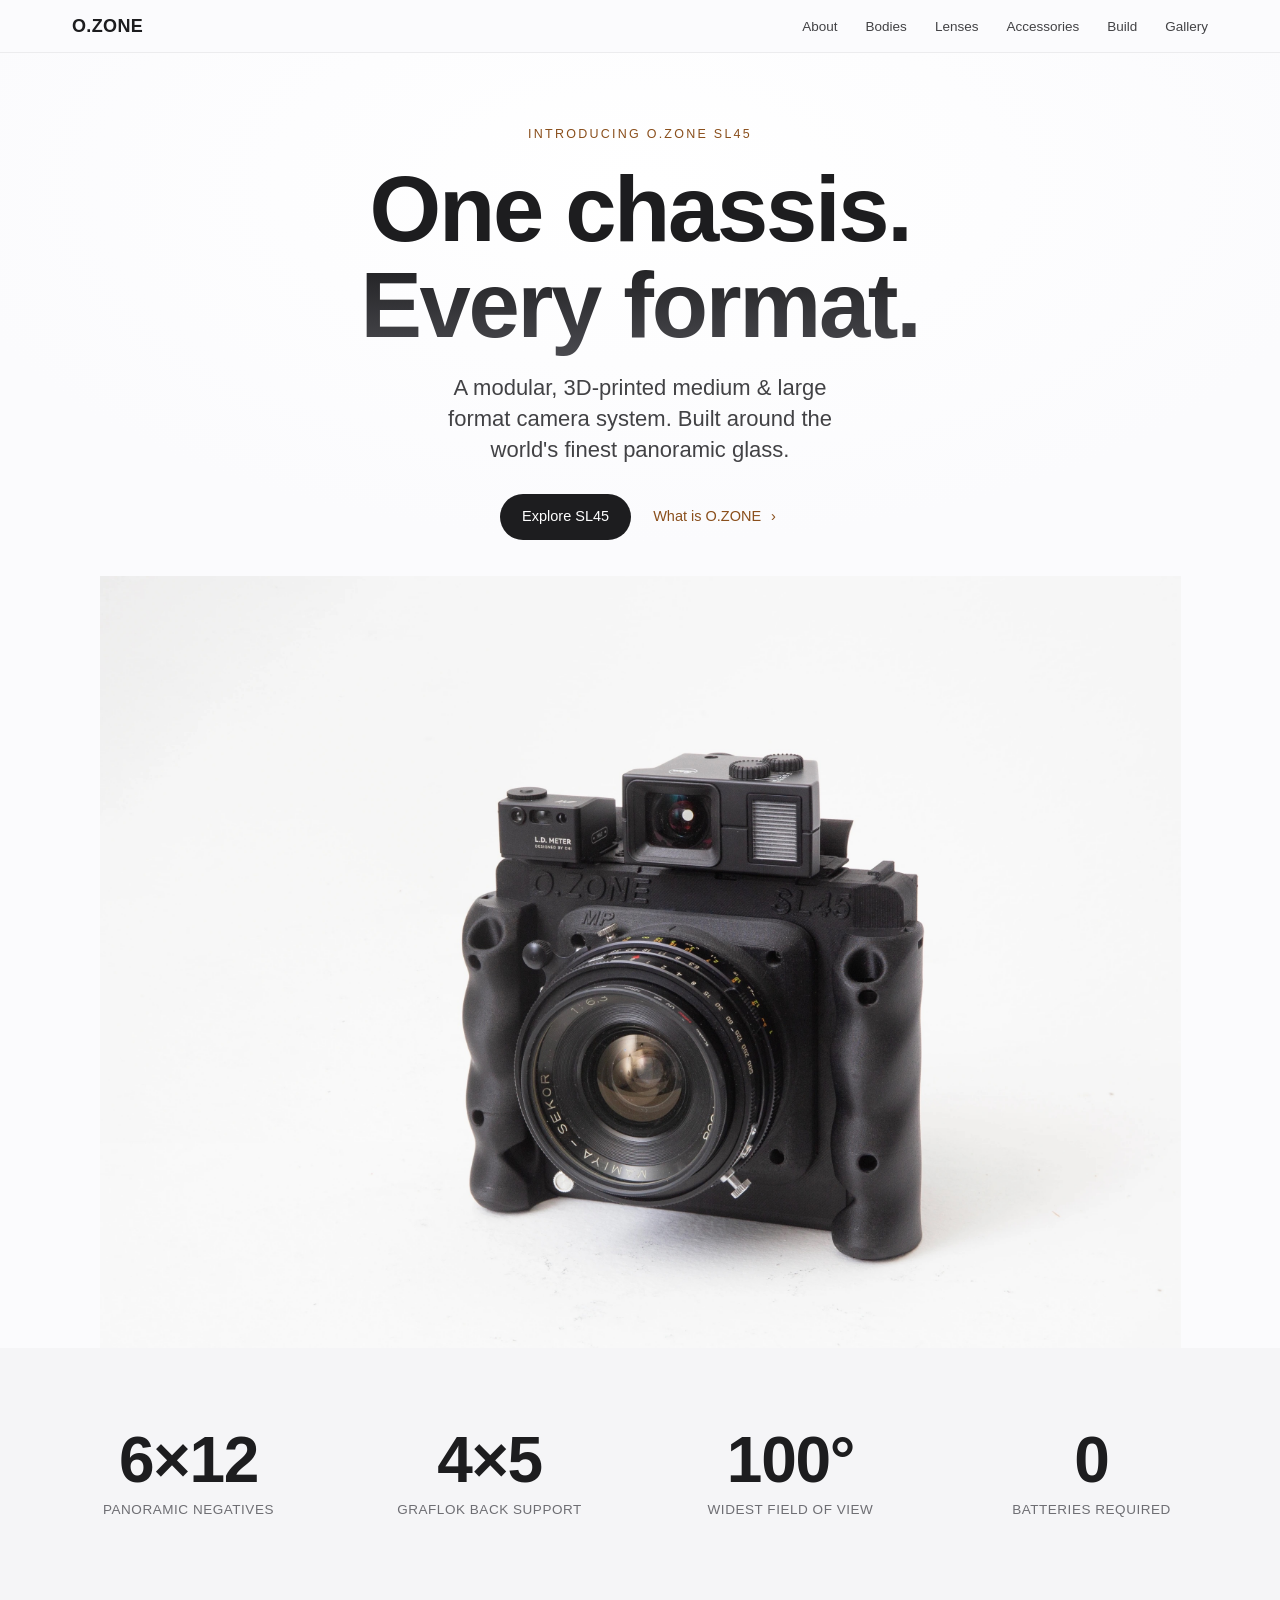
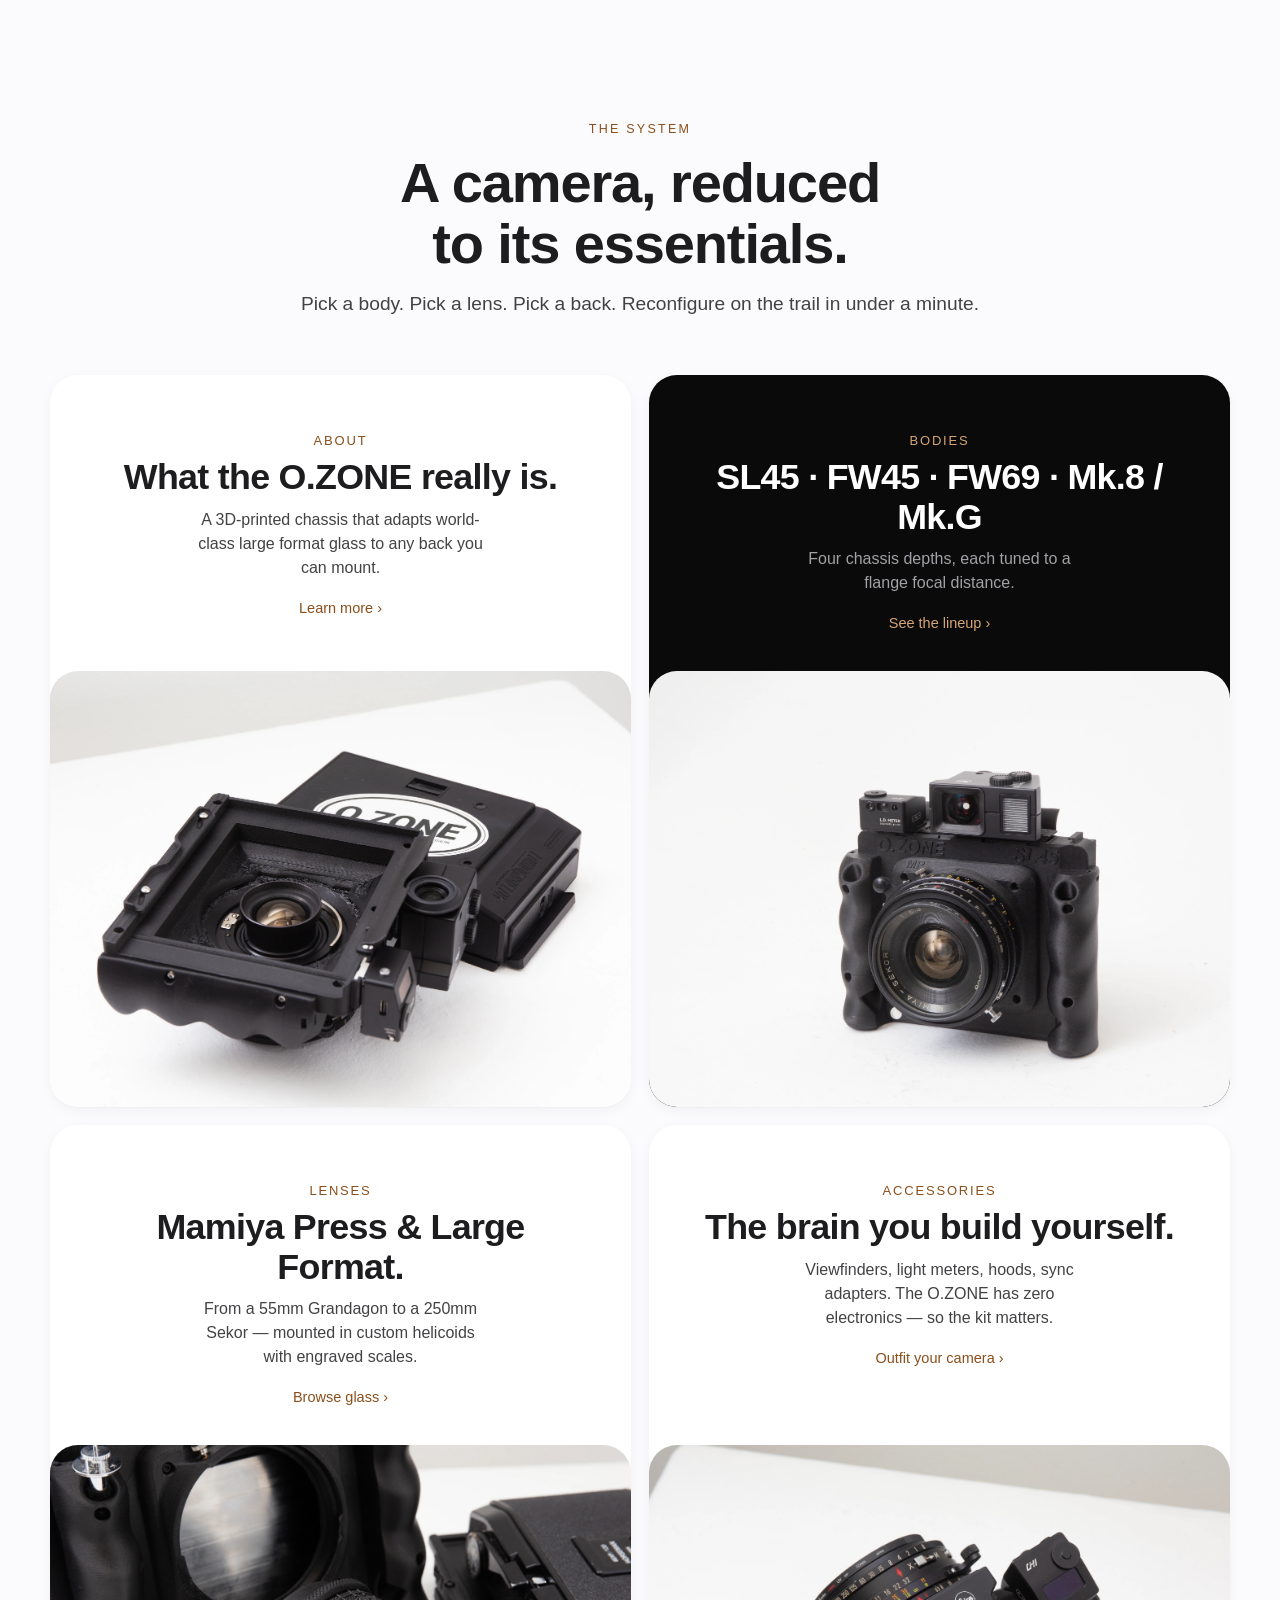
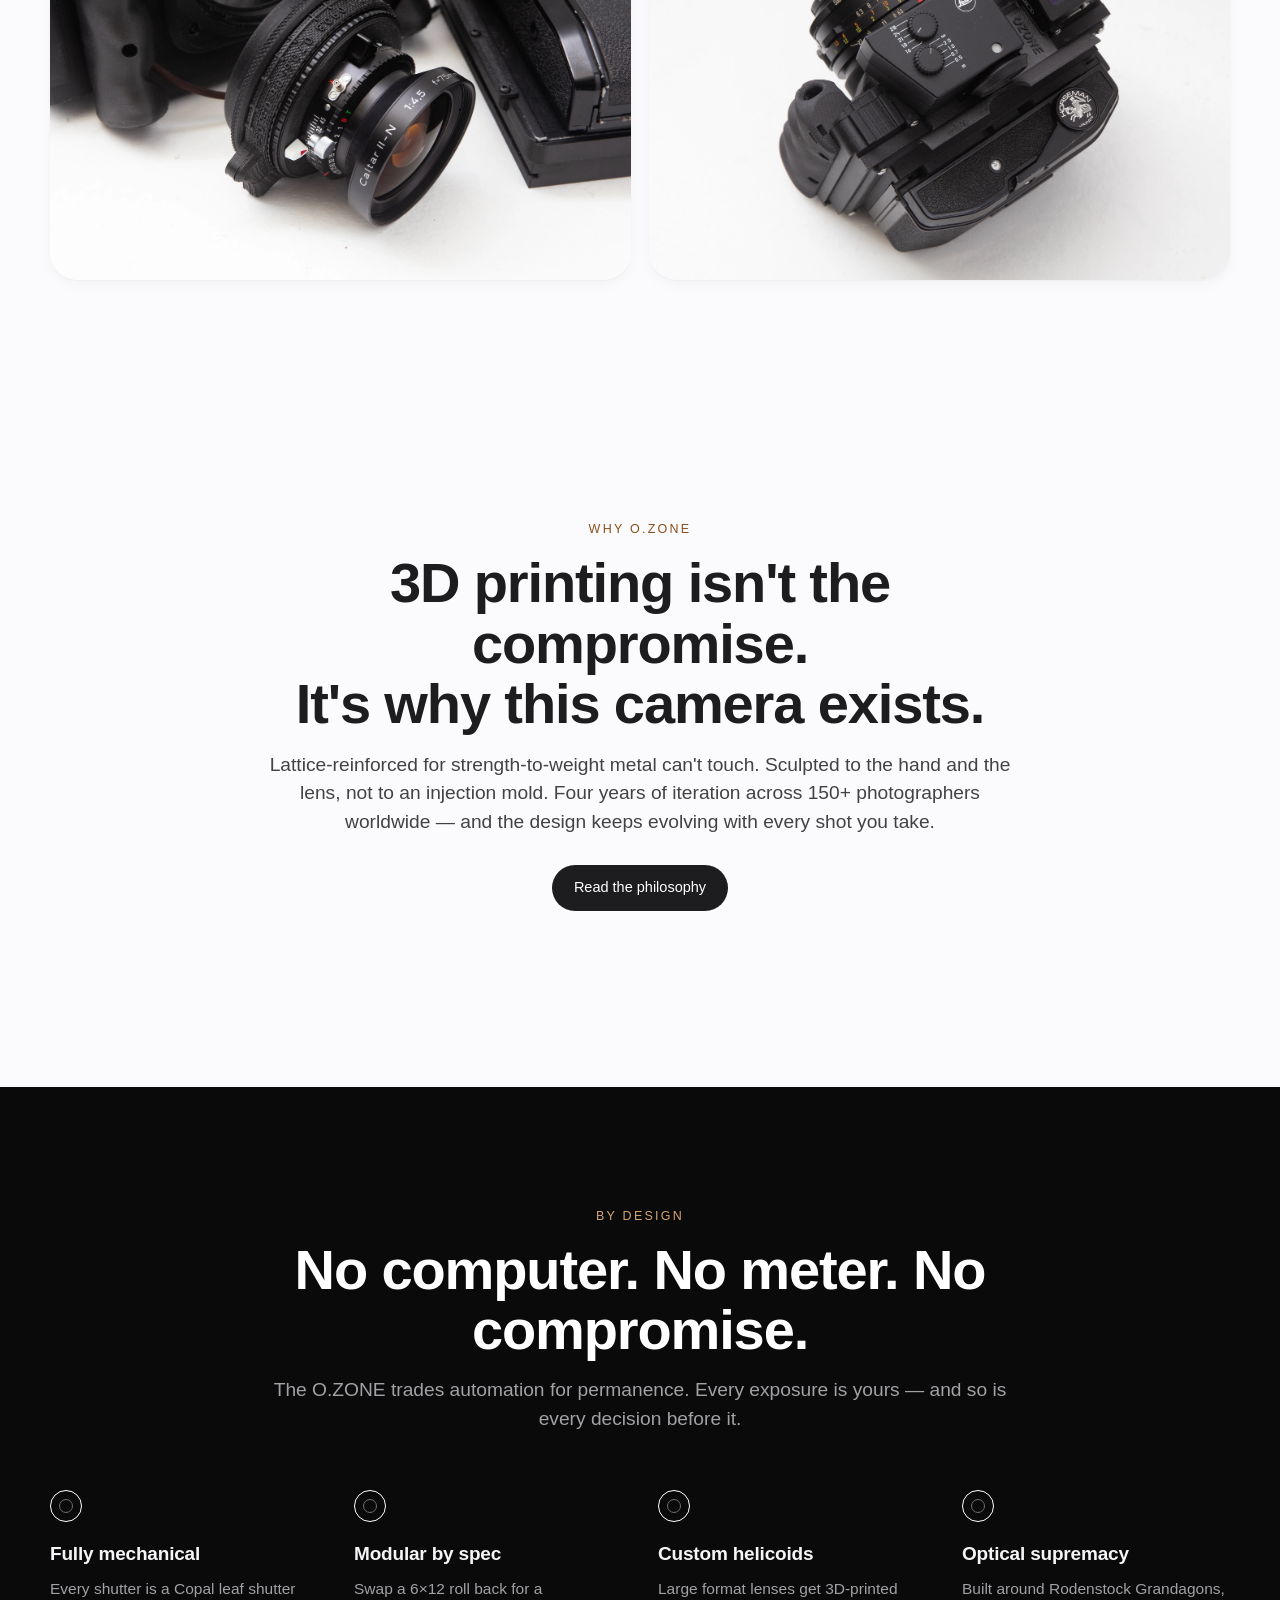
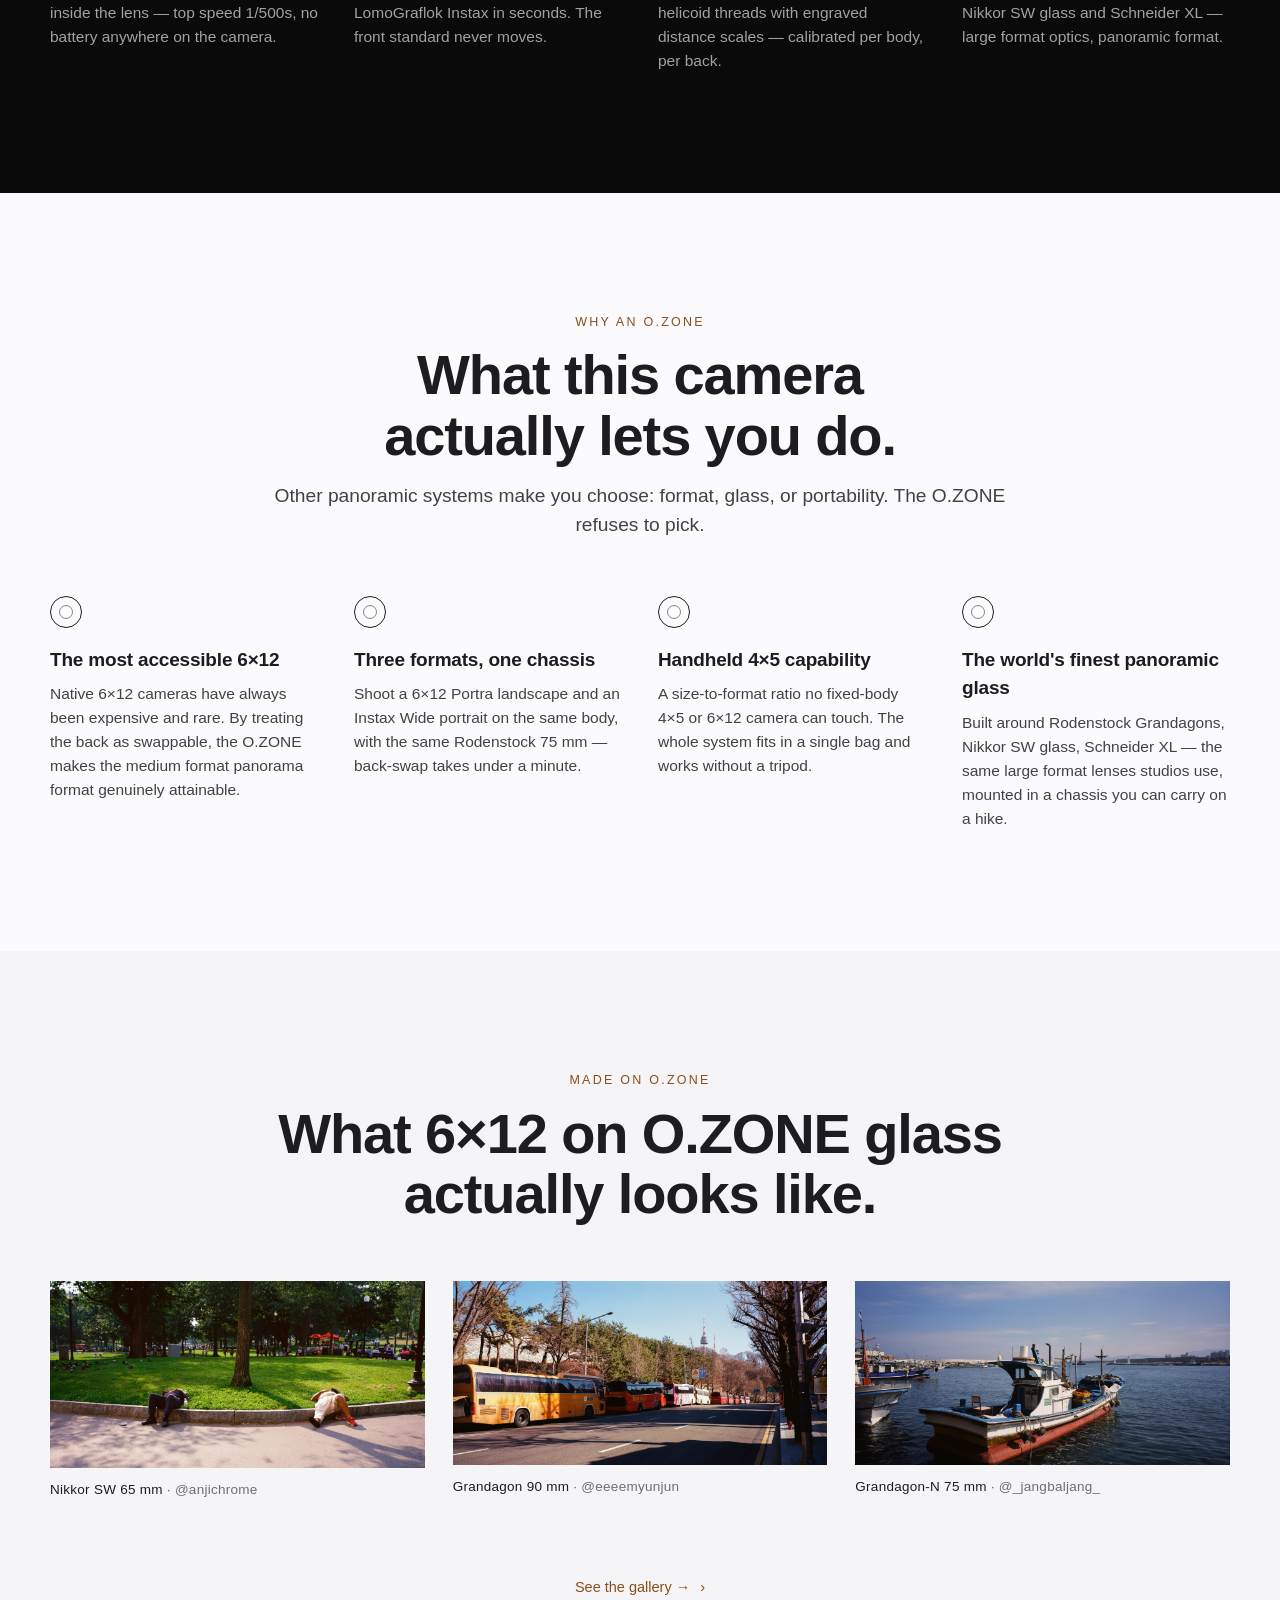
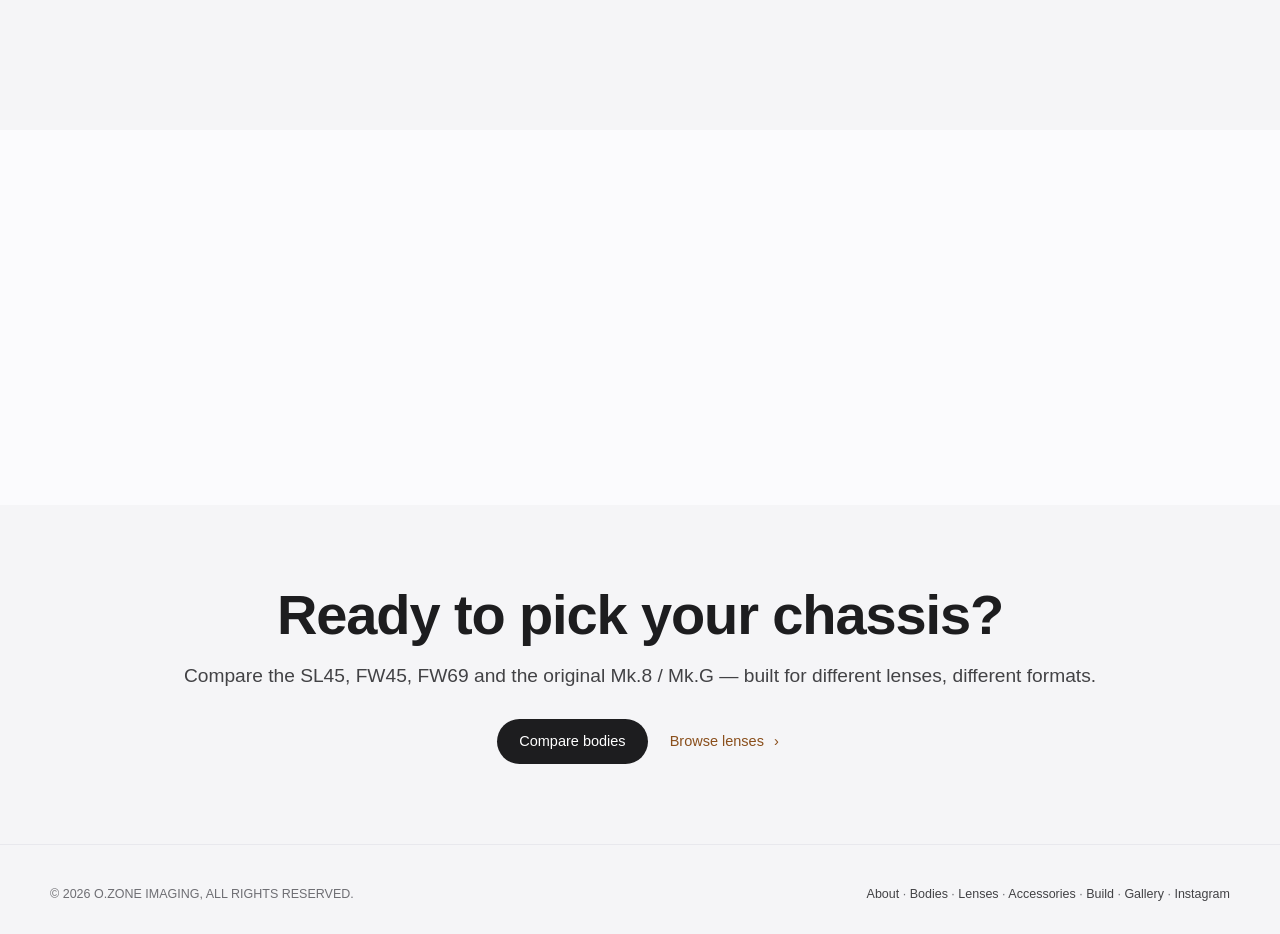
<file: index.html>
<!doctype html>
<html lang="en">
<head>
  <meta charset="utf-8" />
  <meta name="viewport" content="width=device-width, initial-scale=1" />
  <title>O.ZONE — Modular medium &amp; large format, 3D printed.</title>
  <meta name="description" content="The O.ZONE is a modular, 3D-printed medium and large format camera system. Swap backs, swap lenses, swap formats — all on a single chassis." />

  <!-- Favicon -->
  <link rel="icon" href="favicon.svg" type="image/svg+xml" />

  <!-- Open Graph / link preview -->
  <meta property="og:type" content="website" />
  <meta property="og:site_name" content="O.ZONE" />
  <meta property="og:title" content="O.ZONE — Modular medium &amp; large format, 3D printed." />
  <meta property="og:description" content="A modular, 3D-printed medium &amp; large format camera system. Built around the world's finest panoramic glass." />
  <meta property="og:image" content="https://o-zone.xyz/assets/hero/og.png?v=2" />
  <meta property="og:image:width" content="1200" />
  <meta property="og:image:height" content="630" />
  <meta property="og:image:type" content="image/png" />
  <meta name="twitter:image" content="https://o-zone.xyz/assets/hero/og.png?v=2" />
  <meta property="og:url" content="https://o-zone.xyz/" />
  <meta name="twitter:card" content="summary_large_image" />

  <link rel="stylesheet" href="css/style.css" />
</head>
<body>

  <!-- Nav -->
  <header class="nav">
    <div class="nav-inner">
      <a href="index.html" class="brand">O.ZONE</a>
      <button class="nav-toggle" aria-label="Menu" aria-expanded="false">
        <span></span>
      </button>
      <ul class="nav-links">
        <li><a href="about.html">About</a></li>
        <li><a href="bodies.html">Bodies</a></li>
        <li><a href="lenses.html">Lenses</a></li>
        <li><a href="accessories.html">Accessories</a></li>
        <li><a href="build.html">Build</a></li>
        <li><a href="gallery.html">Gallery</a></li>
      </ul>
    </div>
  </header>

  <!-- Hero -->
  <section class="hero">
    <p class="hero-eyebrow">Introducing O.ZONE SL45</p>
    <h1>One chassis.<br/><em>Every format.</em></h1>
    <p class="hero-sub">A modular, 3D-printed medium &amp; large format camera system. Built around the world's finest panoramic glass.</p>
    <div class="hero-cta">
      <a href="bodies.html#sl45" class="btn btn-primary">Explore SL45</a>
      <a href="about.html" class="btn btn-link">What is O.ZONE</a>
    </div>
    <div class="hero-visual" role="img" aria-label="O.ZONE SL45 with Mamiya Press 50mm lens, optical viewfinder and shoe-mount light meter."></div>
  </section>

  <!-- Stats -->
  <section class="section gray compact">
    <div class="section-inner">
      <div class="stats">
        <div class="reveal">
          <div class="stat-num">6×12</div>
          <div class="stat-label">PANORAMIC NEGATIVES</div>
        </div>
        <div class="reveal">
          <div class="stat-num">4×5</div>
          <div class="stat-label">GRAFLOK BACK SUPPORT</div>
        </div>
        <div class="reveal">
          <div class="stat-num">100°</div>
          <div class="stat-label">WIDEST FIELD OF VIEW</div>
        </div>
        <div class="reveal">
          <div class="stat-num">0</div>
          <div class="stat-label">BATTERIES REQUIRED</div>
        </div>
      </div>
    </div>
  </section>

  <!-- Tile grid: route to the four product pages -->
  <section class="section">
    <div class="section-inner">
      <div class="section-head">
        <p class="section-eyebrow">The System</p>
        <h2 class="section-title">A camera, reduced<br/>to its essentials.</h2>
        <p class="section-lede">Pick a body. Pick a lens. Pick a back. Reconfigure on the trail in under a minute.</p>
      </div>

      <div class="tiles">
        <a href="about.html" class="tile reveal">
          <p class="tile-eyebrow">About</p>
          <h3 class="tile-title">What the O.ZONE really is.</h3>
          <p class="tile-sub">A 3D-printed chassis that adapts world-class large format glass to any back you can mount.</p>
          <span class="tile-link">Learn more</span>
          <div class="tile-img" role="img" aria-label="O.ZONE SL45 chassis with its lens cone detached, showing the modular interior" style="background-image:url('SL45 image/O-Zone SL453.jpeg')"></div>
        </a>

        <a href="bodies.html" class="tile dark reveal">
          <p class="tile-eyebrow">Bodies</p>
          <h3 class="tile-title">SL45 · FW45 · FW69 · Mk.8 / Mk.G</h3>
          <p class="tile-sub">Four chassis depths, each tuned to a flange focal distance.</p>
          <span class="tile-link">See the lineup</span>
          <div class="tile-img" role="img" aria-label="O.ZONE SL45 in three-quarter view with Mamiya Press 50 mm lens, optical viewfinder, and shoe-mount light meter mounted" style="background-image:url('SL45 image/O-Zone SL456.jpeg')"></div>
        </a>

        <a href="lenses.html" class="tile reveal">
          <p class="tile-eyebrow">Lenses</p>
          <h3 class="tile-title">Mamiya Press &amp; Large Format.</h3>
          <p class="tile-sub">From a 55mm Grandagon to a 250mm Sekor — mounted in custom helicoids with engraved scales.</p>
          <span class="tile-link">Browse glass</span>
          <div class="tile-img" role="img" aria-label="O.ZONE SL45 camera shown from the rear, helicoid distance scale visible" style="background-image:url('SL45 image/O-Zone SL452.jpeg')"></div>
        </a>

        <a href="accessories.html" class="tile reveal">
          <p class="tile-eyebrow">Accessories</p>
          <h3 class="tile-title">The brain you build yourself.</h3>
          <p class="tile-sub">Viewfinders, light meters, hoods, sync adapters. The O.ZONE has zero electronics — so the kit matters.</p>
          <span class="tile-link">Outfit your camera</span>
          <div class="tile-img" role="img" aria-label="O.ZONE SL45 camera body shown from above with viewfinder, light meter and Mamiya Press 50 mm lens" style="background-image:url('SL45 image/O-Zone SL451.jpeg')"></div>
        </a>
      </div>
    </div>
  </section>

  <!-- Why O.ZONE teaser -->
  <section class="section">
    <div class="section-inner">
      <div class="section-head">
        <p class="section-eyebrow">Why O.ZONE</p>
        <h2 class="section-title">3D printing isn't the compromise.<br/>It's why this camera exists.</h2>
        <p class="section-lede">Lattice-reinforced for strength-to-weight metal can't touch. Sculpted to the hand and the lens, not to an injection mold. Four years of iteration across 150+ photographers worldwide — and the design keeps evolving with every shot you take.</p>
        <div class="hero-cta" style="margin-top:28px;justify-content:center;">
          <a href="about.html#why" class="btn btn-primary">Read the philosophy</a>
        </div>
      </div>
    </div>
  </section>

  <!-- Feature row -->
  <section class="section dark">
    <div class="section-inner">
      <div class="section-head">
        <p class="section-eyebrow">By design</p>
        <h2 class="section-title">No computer. No meter. No compromise.</h2>
        <p class="section-lede">The O.ZONE trades automation for permanence. Every exposure is yours — and so is every decision before it.</p>
      </div>
      <div class="features">
        <div class="feature reveal">
          <div class="glyph"></div>
          <h3>Fully mechanical</h3>
          <p>Every shutter is a Copal leaf shutter inside the lens — top speed 1/500s, no battery anywhere on the camera.</p>
        </div>
        <div class="feature reveal">
          <div class="glyph"></div>
          <h3>Modular by spec</h3>
          <p>Swap a 6×12 roll back for a LomoGraflok Instax in seconds. The front standard never moves.</p>
        </div>
        <div class="feature reveal">
          <div class="glyph"></div>
          <h3>Custom helicoids</h3>
          <p>Large format lenses get 3D-printed helicoid threads with engraved distance scales — calibrated per body, per back.</p>
        </div>
        <div class="feature reveal">
          <div class="glyph"></div>
          <h3>Optical supremacy</h3>
          <p>Built around Rodenstock Grandagons, Nikkor SW glass and Schneider XL — large format optics, panoramic format.</p>
        </div>
      </div>
    </div>
  </section>

  <!-- Why an O.ZONE -->
  <section class="section">
    <div class="section-inner">
      <div class="section-head">
        <p class="section-eyebrow">Why an O.ZONE</p>
        <h2 class="section-title">What this camera<br/>actually lets you do.</h2>
        <p class="section-lede">Other panoramic systems make you choose: format, glass, or portability. The O.ZONE refuses to pick.</p>
      </div>
      <div class="features">
        <div class="feature reveal">
          <div class="glyph"></div>
          <h3>The most accessible 6×12</h3>
          <p>Native 6×12 cameras have always been expensive and rare. By treating the back as swappable, the O.ZONE makes the medium format panorama format genuinely attainable.</p>
        </div>
        <div class="feature reveal">
          <div class="glyph"></div>
          <h3>Three formats, one chassis</h3>
          <p>Shoot a 6×12 Portra landscape and an Instax Wide portrait on the same body, with the same Rodenstock 75 mm — back-swap takes under a minute.</p>
        </div>
        <div class="feature reveal">
          <div class="glyph"></div>
          <h3>Handheld 4×5 capability</h3>
          <p>A size-to-format ratio no fixed-body 4×5 or 6×12 camera can touch. The whole system fits in a single bag and works without a tripod.</p>
        </div>
        <div class="feature reveal">
          <div class="glyph"></div>
          <h3>The world's finest panoramic glass</h3>
          <p>Built around Rodenstock Grandagons, Nikkor SW glass, Schneider XL — the same large format lenses studios use, mounted in a chassis you can carry on a hike.</p>
        </div>
      </div>
    </div>
  </section>

  <!-- Made on O.ZONE — sample teaser -->
  <section class="section gray">
    <div class="section-inner">
      <div class="section-head">
        <p class="section-eyebrow">Made on O.ZONE</p>
        <h2 class="section-title">What 6×12 on O.ZONE glass<br/>actually looks like.</h2>
      </div>

      <div class="sample-grid teaser" id="index-sample-grid">
        <figure class="reveal"><a class="gallery-img-link" data-lightbox><img class="gallery-img" alt="" loading="lazy"></a><figcaption></figcaption></figure>
        <figure class="reveal"><a class="gallery-img-link" data-lightbox><img class="gallery-img" alt="" loading="lazy"></a><figcaption></figcaption></figure>
        <figure class="reveal"><a class="gallery-img-link" data-lightbox><img class="gallery-img" alt="" loading="lazy"></a><figcaption></figcaption></figure>
      </div>

      <p class="center mt-l">
        <a href="gallery.html" class="btn btn-link">See the gallery →</a>
      </p>
      <script>
        // Index teaser — equal share across O.ZONE photographers.
        // On every page load: shuffle the 4 active members, take 3, pick one
        // random landscape 6×12 LF panorama from each. Every visit shows three
        // different photographers' work. Add 5th member's slugs below when ready.
        (function () {
          var POOL = {
            'a__sajinga': [
              'fw45-nikkor-65-provia-100f',
              'fw45-nikkor65-lucky200',
              '260227-sl45-rodenstock-75mm-e1000',
              '260307-sl45-rodenstock-75mm-gold200',
              '260218-sl45-75mm-lomo-400-612',
              '260307-sl45-rodenstock-75-gold-200-612',
              '260325-sl45-rodenstock-75-612-ektar',
              '260325-sl45-rodenstock-75-portar-400-612',
              '260326-sl45-rodenstock-75-gold200-612',
            ],
            'anjichrome': [
              'fw45-nikkor-65mm-6x12-portra-400-1',
              'fw45-nikkor-65mm-6x12-portra-400-2',
              'fw45-nikkor-65mm-6x12-e100-3',
              'fw45-nikkor-65mm-6x12-e100-e100-4',
              'fw45-nikkor-65mm-6x12-5',
              'fw45-nikkor-65mm-6x12-e100-6',
              'sl45-rodenstock-90mm-6x12-1',
              'sl45-rodenstock-90mm-6x12-2',
              'sl45-rodenstock-90mm-6x12-3',
            ],
            'jangbaljang': [
              '251102-sl45-nikkor-65-612-ilford-xp2-1',
              '251104-sl45-nikkor-65-612-ektar100-1',
              '251205-sl45-rodenstock-90-612-hp5-400-1',
              '251205-sl45-rodenstock-90-612-hp5-400-2',
              '260327-sl45-rodenstock-75-612-provia100f-1',
              '260327-sl45-rodenstock-75-612-provia100f-2',
              '260327-sl45-rodenstock-75-612-provia100f-3',
              '260424-sl45-rodenstock-75-612-ektar100-1',
              '260424-sl45-rodenstock-75-612-ektar100-2',
              '260424-sl45-rodenstock-75-612-ektar100-3',
              '260512-sl45-rodenstock-75-612-cinestill400d-1',
              '260512-sl45-rodenstock-75-612-cinestill400d-2',
              '260512-sl45-rodenstock-75-612-cinestill400d-3',
              '260512-sl45-rodenstock-75-612-cinestill400d-4',
              '260512-sl45-rodenstock-75-612-cinestill400d-5',
              '260512-sl45-rodenstock-75-612-cinestill400d-6',
              '260512-sl45-rodenstock-75-612-cinestill800t-1',
              '260512-sl45-rodenstock-75-612-cinestill800t-2',
              '260512-sl45-rodenstock-75-612-cinestill800t-3',
              '260512-sl45-rodenstock-75-612-cinestill800t-4',
              '260512-sl45-rodenstock-75-612-ektar100-1',
              '260512-sl45-rodenstock-75-612-ektar100-2',
              '260512-sl45-rodenstock-75-612-ektar100-3',
              '260512-sl45-rodenstock-75-612-ektar100-4',
            ],
            'eeeemyunjun': [
              '250911-fw45-nikkor-65-612-500t',
              '250911-fw45-nikkor-65-612-500t-2',
              '250911-fw45-nikkor-65-612-aerocolor',
              '251024-fw45-nikkor-65-612-e100-1',
              '251116-fw45-nikkor-65-612-ektar100-1',
              '251116-fw45-nikkor-65-612-ektar100-2',
              '260109-fw45-rodenstock-90-612-kodak-ektar-100-2',
              '260109-fw45-rodenstock-90-612-kodak-ektar-100-4',
              '260204-sl45-rodenstock-75-612-kodak-gold-200',
              '260221-sl45-nikon-65-612-ektar-100',
            ],
          };

          function shuffle(arr) {
            for (var i = arr.length - 1; i > 0; i--) {
              var j = Math.floor(Math.random() * (i + 1));
              var t = arr[i]; arr[i] = arr[j]; arr[j] = t;
            }
            return arr;
          }
          function inferLens(slug) {
            if (/nik(?:kor|on)-?65/.test(slug)) return 'Nikkor SW 65 mm';
            if (/(?:^|-)55(?:-|mm|$)/.test(slug)) return 'Grandagon 55 mm';
            if (/(?:^|-)75(?:-|mm|$)/.test(slug)) return 'Grandagon-N 75 mm';
            if (/(?:^|-)90(?:-|mm|$)/.test(slug)) return 'Grandagon 90 mm';
            return '';
          }

          // Map a folder name to its display IG handle (see gallery.html for context).
          function handleOf(dir) { return dir === 'jangbaljang' ? '_jangbaljang_' : dir; }

          var dirs = Object.keys(POOL);
          shuffle(dirs);
          var picks = dirs.slice(0, 3).map(function (dir) {
            var photos = POOL[dir].slice();
            shuffle(photos);
            return { dir: dir, slug: photos[0] };
          });

          var figs = document.querySelectorAll('#index-sample-grid figure');
          picks.forEach(function (p, i) {
            var f = figs[i];
            var a = f.querySelector('a');
            var img = f.querySelector('img');
            var cap = f.querySelector('figcaption');
            var lens = inferLens(p.slug);
            var h = handleOf(p.dir);
            a.href = 'assets/gallery/' + p.dir + '/lg/' + p.slug + '.jpg';
            img.src = 'assets/gallery/' + p.dir + '/md/' + p.slug + '.jpg';
            img.alt = lens + ' — 6×12 on O.ZONE';
            cap.innerHTML = '<strong>' + lens + '</strong> · <a href="https://www.instagram.com/' + h + '/" target="_blank" rel="noopener">@' + h + '</a>';
          });
        })();
      </script>
    </div>
  </section>

  <!-- Pull quote -->
  <section class="section">
    <div class="section-inner">
      <p class="pull reveal">A 6×12 negative is 56 × 112 mm on 120 film — a true 1:2 panoramic frame, four times the area of a 35mm panoramic shot.</p>
    </div>
  </section>

  <!-- CTA -->
  <section class="section gray compact center">
    <div class="section-inner">
      <h2 class="section-title">Ready to pick your chassis?</h2>
      <p class="section-lede">Compare the SL45, FW45, FW69 and the original Mk.8 / Mk.G — built for different lenses, different formats.</p>
      <div class="hero-cta" style="margin-top:28px;">
        <a href="bodies.html" class="btn btn-primary">Compare bodies</a>
        <a href="lenses.html" class="btn btn-link">Browse lenses</a>
      </div>
    </div>
  </section>

  <!-- Footer -->
  <footer class="foot">
    <div class="foot-inner">
      <span>© 2026 O.ZONE IMAGING, ALL RIGHTS RESERVED.</span>
      <span><a href="about.html">About</a> · <a href="bodies.html">Bodies</a> · <a href="lenses.html">Lenses</a> · <a href="accessories.html">Accessories</a> · <a href="build.html">Build</a> · <a href="gallery.html">Gallery</a> · <a href="https://www.instagram.com/o.zone69/" target="_blank" rel="noopener">Instagram</a></span>
    </div>
  </footer>

  <script src="js/main.js"></script>
</body>
</html>
</file>
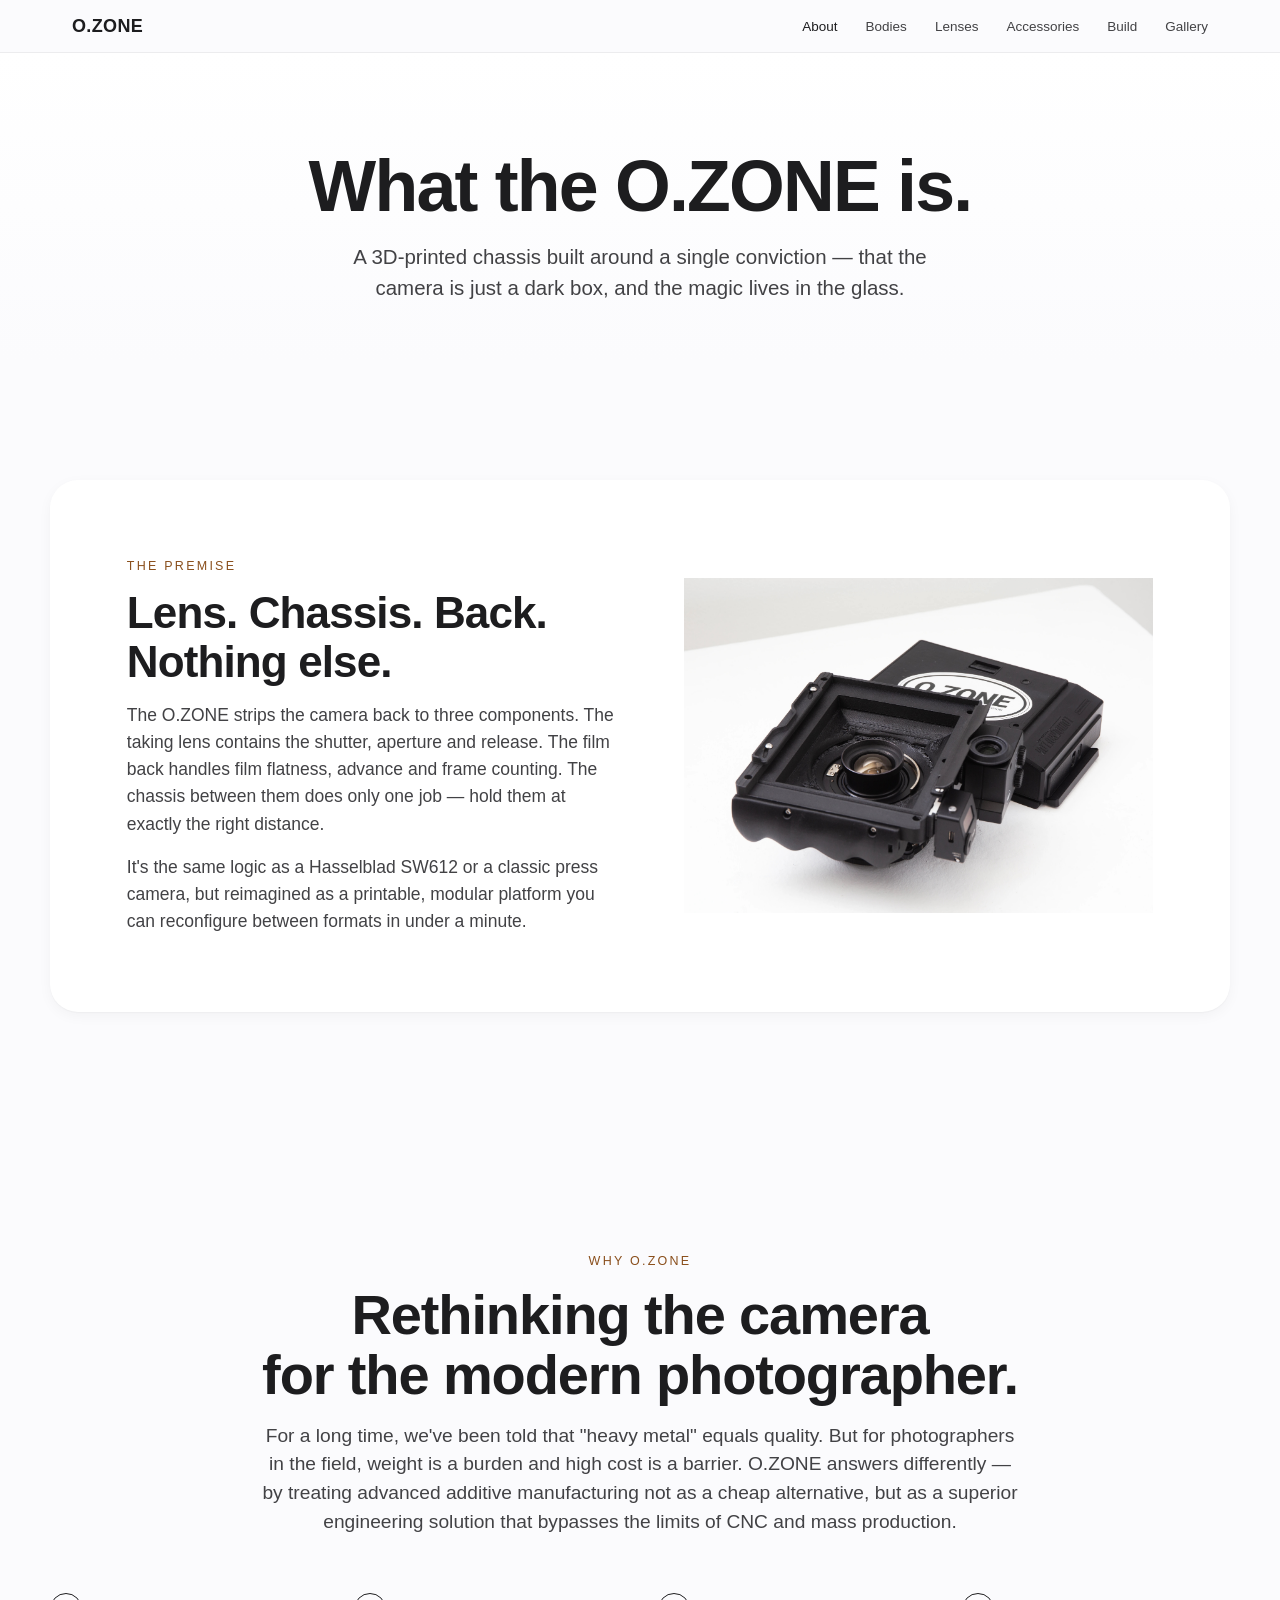
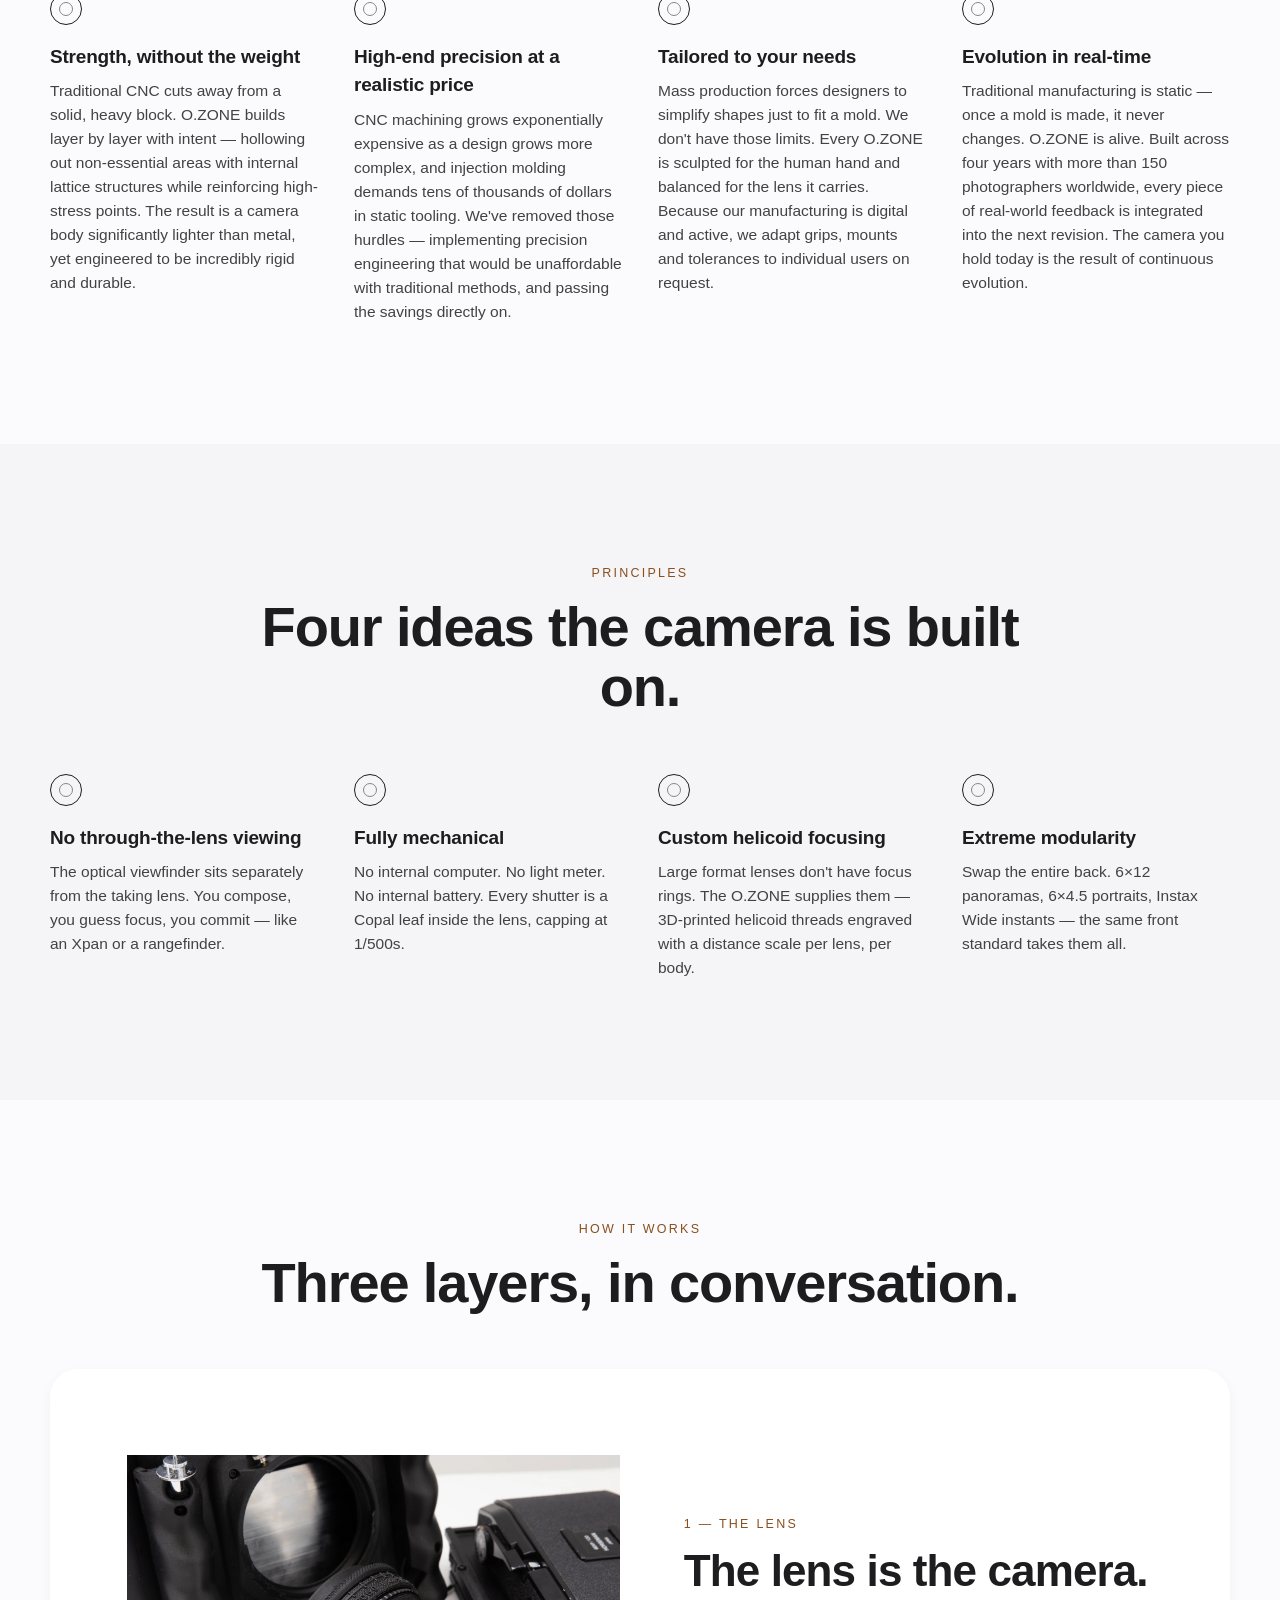
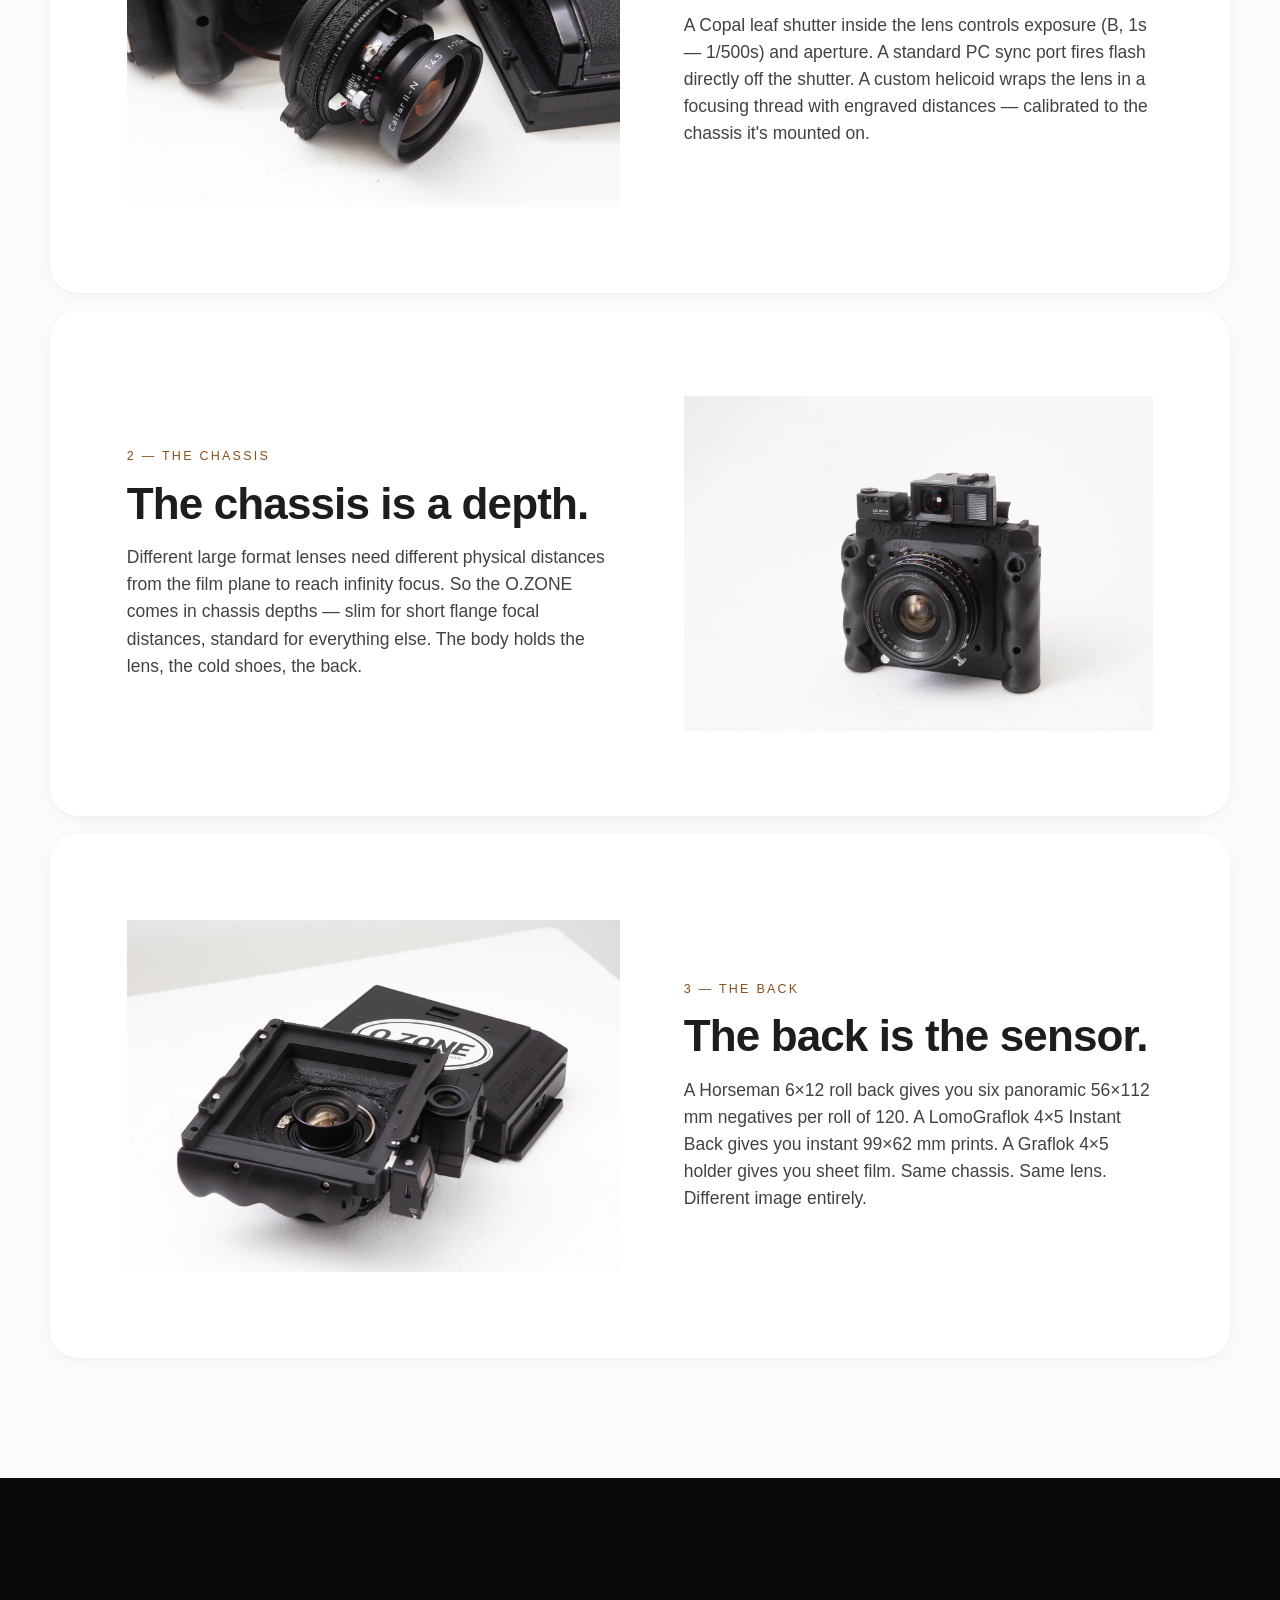
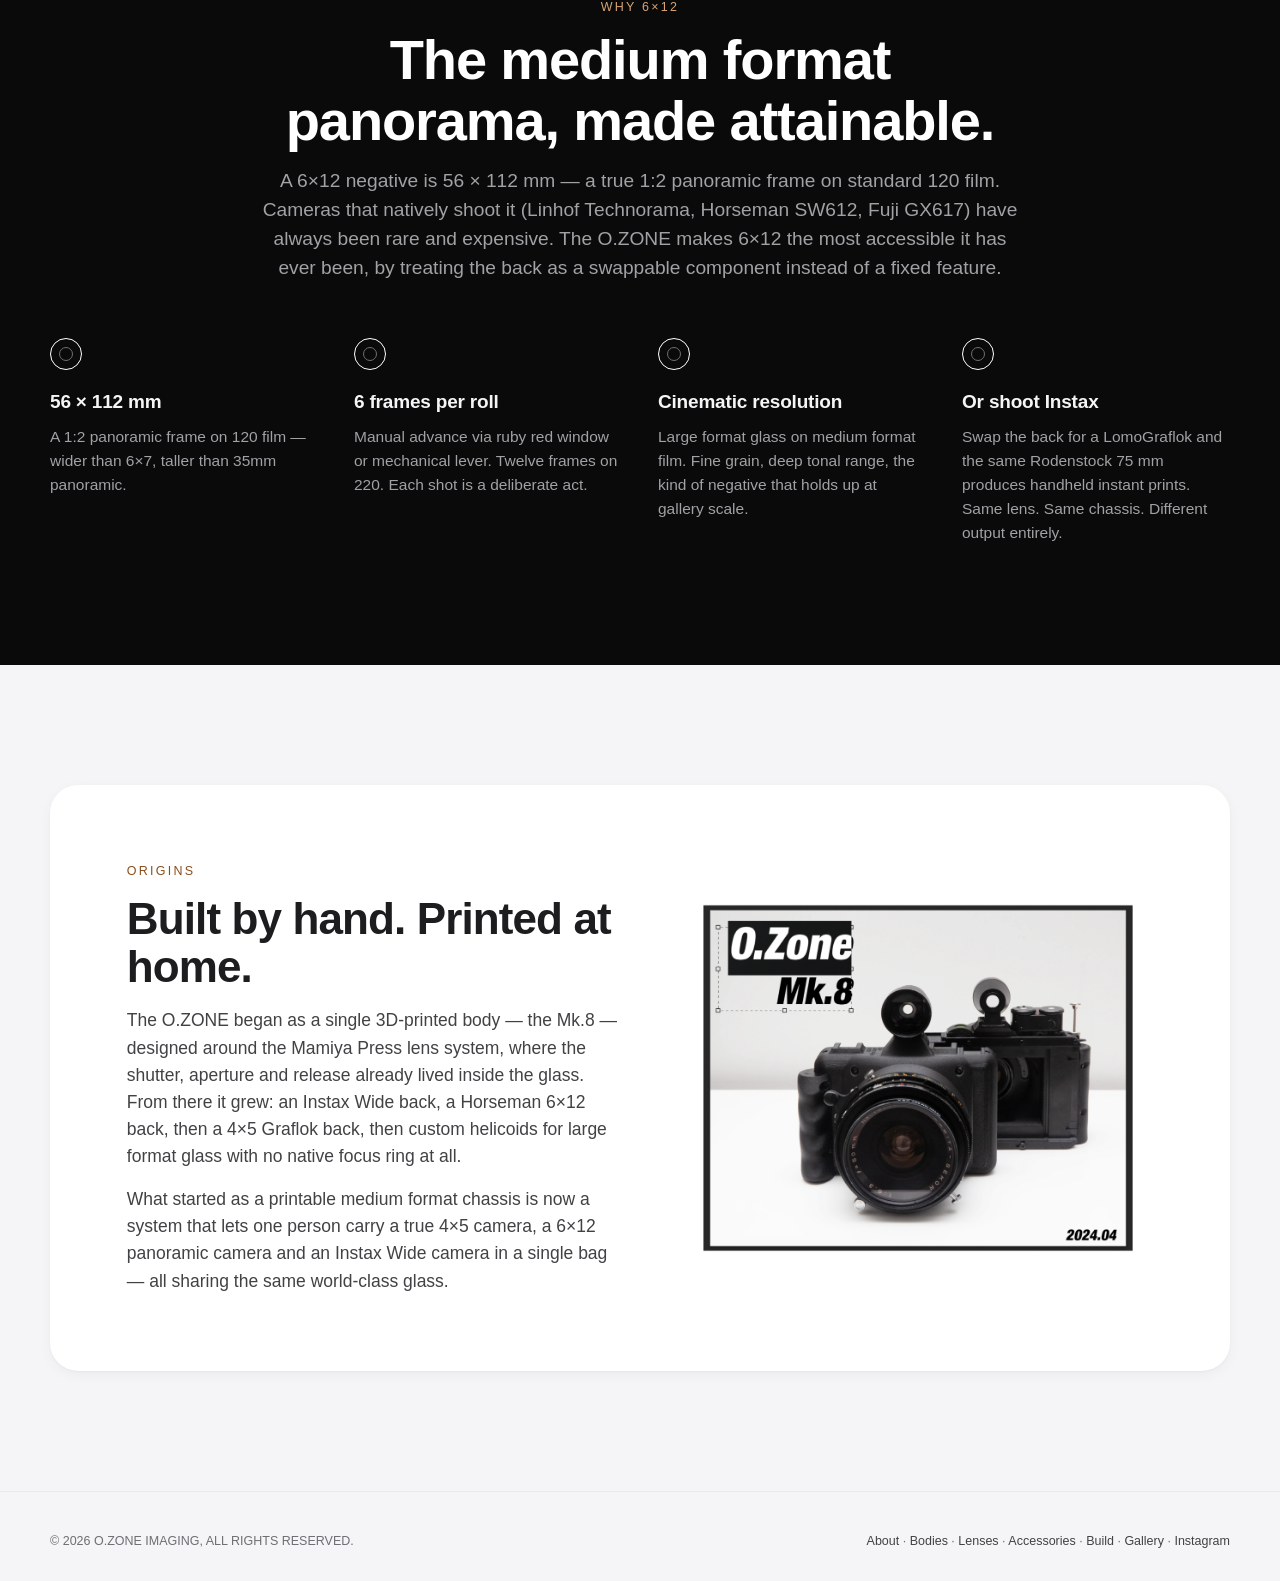
<file: about.html>
<!doctype html>
<html lang="en">
<head>
  <meta charset="utf-8" />
  <meta name="viewport" content="width=device-width, initial-scale=1" />
  <title>About — O.ZONE</title>
  <meta name="description" content="The O.ZONE is a 3D-printed, fully mechanical medium and large format camera system. Built to adapt the world's finest large format glass to a variety of film backs." />

  <!-- Favicon -->
  <link rel="icon" href="favicon.svg" type="image/svg+xml" />

  <!-- Open Graph / link preview -->
  <meta property="og:type" content="website" />
  <meta property="og:site_name" content="O.ZONE" />
  <meta property="og:title" content="About — O.ZONE" />
  <meta property="og:description" content="A 3D-printed, fully mechanical medium and large format camera system. Built around the world's finest panoramic glass." />
  <meta property="og:image" content="https://o-zone.xyz/assets/og/about.jpg?v=1" />
  <meta property="og:image:width" content="1200" />
  <meta property="og:image:height" content="630" />
  <meta property="og:image:type" content="image/jpeg" />
  <meta name="twitter:image" content="https://o-zone.xyz/assets/og/about.jpg?v=1" />
  <meta property="og:url" content="https://o-zone.xyz/about.html" />
  <meta name="twitter:card" content="summary_large_image" />

  <link rel="stylesheet" href="css/style.css" />
</head>
<body>

  <!-- Nav -->
  <header class="nav">
    <div class="nav-inner">
      <a href="index.html" class="brand">O.ZONE</a>
      <button class="nav-toggle" aria-label="Menu" aria-expanded="false"><span></span></button>
      <ul class="nav-links">
        <li><a href="about.html" class="active">About</a></li>
        <li><a href="bodies.html">Bodies</a></li>
        <li><a href="lenses.html">Lenses</a></li>
        <li><a href="accessories.html">Accessories</a></li>
        <li><a href="build.html">Build</a></li>
        <li><a href="gallery.html">Gallery</a></li>
      </ul>
    </div>
  </header>

  <!-- Page head -->
  <section class="page-head">
    <h1>What the O.ZONE is.</h1>
    <p>A 3D-printed chassis built around a single conviction — that the camera is just a dark box, and the magic lives in the glass.</p>
  </section>

  <!-- Intro panel -->
  <section class="section">
    <div class="section-inner">
      <div class="panel reveal">
        <div>
          <p class="panel-eyebrow">The premise</p>
          <h2>Lens. Chassis. Back.<br/>Nothing else.</h2>
          <p class="panel-lede">The O.ZONE strips the camera back to three components. The taking lens contains the shutter, aperture and release. The film back handles film flatness, advance and frame counting. The chassis between them does only one job — hold them at exactly the right distance.</p>
          <p class="panel-lede">It's the same logic as a Hasselblad SW612 or a classic press camera, but reimagined as a printable, modular platform you can reconfigure between formats in under a minute.</p>
        </div>
        <div class="panel-img" role="img" aria-label="O.ZONE SL45 chassis with its lens cone detached, showing the modular interior" style="background-image:url('SL45 image/O-Zone SL453.jpeg')"></div>
      </div>
    </div>
  </section>

  <!-- Why O.ZONE -->
  <section class="section" id="why">
    <div class="section-inner">
      <div class="section-head">
        <p class="section-eyebrow">Why O.ZONE</p>
        <h2 class="section-title">Rethinking the camera<br/>for the modern photographer.</h2>
        <p class="section-lede">For a long time, we've been told that "heavy metal" equals quality. But for photographers in the field, weight is a burden and high cost is a barrier. O.ZONE answers differently — by treating advanced additive manufacturing not as a cheap alternative, but as a superior engineering solution that bypasses the limits of CNC and mass production.</p>
      </div>

      <div class="features">
        <div class="feature reveal">
          <div class="glyph"></div>
          <h3>Strength, without the weight</h3>
          <p>Traditional CNC cuts away from a solid, heavy block. O.ZONE builds layer by layer with intent — hollowing out non-essential areas with internal lattice structures while reinforcing high-stress points. The result is a camera body significantly lighter than metal, yet engineered to be incredibly rigid and durable.</p>
        </div>
        <div class="feature reveal">
          <div class="glyph"></div>
          <h3>High-end precision at a realistic price</h3>
          <p>CNC machining grows exponentially expensive as a design grows more complex, and injection molding demands tens of thousands of dollars in static tooling. We've removed those hurdles — implementing precision engineering that would be unaffordable with traditional methods, and passing the savings directly on.</p>
        </div>
        <div class="feature reveal">
          <div class="glyph"></div>
          <h3>Tailored to your needs</h3>
          <p>Mass production forces designers to simplify shapes just to fit a mold. We don't have those limits. Every O.ZONE is sculpted for the human hand and balanced for the lens it carries. Because our manufacturing is digital and active, we adapt grips, mounts and tolerances to individual users on request.</p>
        </div>
        <div class="feature reveal">
          <div class="glyph"></div>
          <h3>Evolution in real-time</h3>
          <p>Traditional manufacturing is static — once a mold is made, it never changes. O.ZONE is alive. Built across four years with more than 150 photographers worldwide, every piece of real-world feedback is integrated into the next revision. The camera you hold today is the result of continuous evolution.</p>
        </div>
      </div>
    </div>
  </section>

  <!-- Core principles -->
  <section class="section gray">
    <div class="section-inner">
      <div class="section-head">
        <p class="section-eyebrow">Principles</p>
        <h2 class="section-title">Four ideas the camera is built on.</h2>
      </div>
      <div class="features">
        <div class="feature reveal">
          <div class="glyph"></div>
          <h3>No through-the-lens viewing</h3>
          <p>The optical viewfinder sits separately from the taking lens. You compose, you guess focus, you commit — like an Xpan or a rangefinder.</p>
        </div>
        <div class="feature reveal">
          <div class="glyph"></div>
          <h3>Fully mechanical</h3>
          <p>No internal computer. No light meter. No internal battery. Every shutter is a Copal leaf inside the lens, capping at 1/500s.</p>
        </div>
        <div class="feature reveal">
          <div class="glyph"></div>
          <h3>Custom helicoid focusing</h3>
          <p>Large format lenses don't have focus rings. The O.ZONE supplies them — 3D-printed helicoid threads engraved with a distance scale per lens, per body.</p>
        </div>
        <div class="feature reveal">
          <div class="glyph"></div>
          <h3>Extreme modularity</h3>
          <p>Swap the entire back. 6×12 panoramas, 6×4.5 portraits, Instax Wide instants — the same front standard takes them all.</p>
        </div>
      </div>
    </div>
  </section>

  <!-- How it works -->
  <section class="section">
    <div class="section-inner">
      <div class="section-head">
        <p class="section-eyebrow">How it works</p>
        <h2 class="section-title">Three layers, in conversation.</h2>
      </div>

      <div class="panel reveal">
        <div class="panel-img" role="img" aria-label="O.ZONE SL45 camera shown from the rear, helicoid distance scale visible" style="background-image:url('SL45 image/O-Zone SL452.jpeg')"></div>
        <div>
          <p class="panel-eyebrow">1 — The lens</p>
          <h2>The lens is the camera.</h2>
          <p class="panel-lede">A Copal leaf shutter inside the lens controls exposure (B, 1s — 1/500s) and aperture. A standard PC sync port fires flash directly off the shutter. A custom helicoid wraps the lens in a focusing thread with engraved distances — calibrated to the chassis it's mounted on.</p>
        </div>
      </div>

      <div class="panel reveal" style="margin-top:18px;">
        <div>
          <p class="panel-eyebrow">2 — The chassis</p>
          <h2>The chassis is a depth.</h2>
          <p class="panel-lede">Different large format lenses need different physical distances from the film plane to reach infinity focus. So the O.ZONE comes in chassis depths — slim for short flange focal distances, standard for everything else. The body holds the lens, the cold shoes, the back.</p>
        </div>
        <div class="panel-img" role="img" aria-label="O.ZONE SL45 in three-quarter view with Mamiya Press 50 mm lens, optical viewfinder, and shoe-mount light meter mounted" style="background-image:url('SL45 image/O-Zone SL456.jpeg')"></div>
      </div>

      <div class="panel reveal" style="margin-top:18px;">
        <div class="panel-img" role="img" aria-label="O.ZONE SL45 chassis with its lens cone detached, showing the modular interior" style="background-image:url('SL45 image/O-Zone SL453.jpeg')"></div>
        <div>
          <p class="panel-eyebrow">3 — The back</p>
          <h2>The back is the sensor.</h2>
          <p class="panel-lede">A Horseman 6×12 roll back gives you six panoramic 56×112 mm negatives per roll of 120. A LomoGraflok 4×5 Instant Back gives you instant 99×62 mm prints. A Graflok 4×5 holder gives you sheet film. Same chassis. Same lens. Different image entirely.</p>
        </div>
      </div>
    </div>
  </section>

  <!-- The 6×12 panorama section -->
  <section class="section dark">
    <div class="section-inner">
      <div class="section-head">
        <p class="section-eyebrow">Why 6×12</p>
        <h2 class="section-title">The medium format<br/>panorama, made attainable.</h2>
        <p class="section-lede">A 6×12 negative is 56 × 112 mm — a true 1:2 panoramic frame on standard 120 film. Cameras that natively shoot it (Linhof Technorama, Horseman SW612, Fuji GX617) have always been rare and expensive. The O.ZONE makes 6×12 the most accessible it has ever been, by treating the back as a swappable component instead of a fixed feature.</p>
      </div>
      <div class="features">
        <div class="feature reveal">
          <div class="glyph"></div>
          <h3>56 × 112 mm</h3>
          <p>A 1:2 panoramic frame on 120 film — wider than 6×7, taller than 35mm panoramic.</p>
        </div>
        <div class="feature reveal">
          <div class="glyph"></div>
          <h3>6 frames per roll</h3>
          <p>Manual advance via ruby red window or mechanical lever. Twelve frames on 220. Each shot is a deliberate act.</p>
        </div>
        <div class="feature reveal">
          <div class="glyph"></div>
          <h3>Cinematic resolution</h3>
          <p>Large format glass on medium format film. Fine grain, deep tonal range, the kind of negative that holds up at gallery scale.</p>
        </div>
        <div class="feature reveal">
          <div class="glyph"></div>
          <h3>Or shoot Instax</h3>
          <p>Swap the back for a LomoGraflok and the same Rodenstock 75 mm produces handheld instant prints. Same lens. Same chassis. Different output entirely.</p>
        </div>
      </div>
    </div>
  </section>

  <!-- Origins -->
  <section class="section gray">
    <div class="section-inner">
      <div class="panel reveal">
        <div>
          <p class="panel-eyebrow">Origins</p>
          <h2>Built by hand. Printed at home.</h2>
          <p class="panel-lede">The O.ZONE began as a single 3D-printed body — the Mk.8 — designed around the Mamiya Press lens system, where the shutter, aperture and release already lived inside the glass. From there it grew: an Instax Wide back, a Horseman 6×12 back, then a 4×5 Graflok back, then custom helicoids for large format glass with no native focus ring at all.</p>
          <p class="panel-lede">What started as a printable medium format chassis is now a system that lets one person carry a true 4×5 camera, a 6×12 panoramic camera and an Instax Wide camera in a single bag — all sharing the same world-class glass.</p>
        </div>
        <div class="panel-img" role="img" aria-label="O.ZONE Mk.8 camera body — the original 2×3 chassis, smallest in the lineup" style="background-image:url('MK.8 image/1778079077.webp')"></div>
      </div>
    </div>
  </section>

  <!-- Footer -->
  <footer class="foot">
    <div class="foot-inner">
      <span>© 2026 O.ZONE IMAGING, ALL RIGHTS RESERVED.</span>
      <span><a href="about.html">About</a> · <a href="bodies.html">Bodies</a> · <a href="lenses.html">Lenses</a> · <a href="accessories.html">Accessories</a> · <a href="build.html">Build</a> · <a href="gallery.html">Gallery</a> · <a href="https://www.instagram.com/o.zone69/" target="_blank" rel="noopener">Instagram</a></span>
    </div>
  </footer>

  <script src="js/main.js"></script>
</body>
</html>
</file>
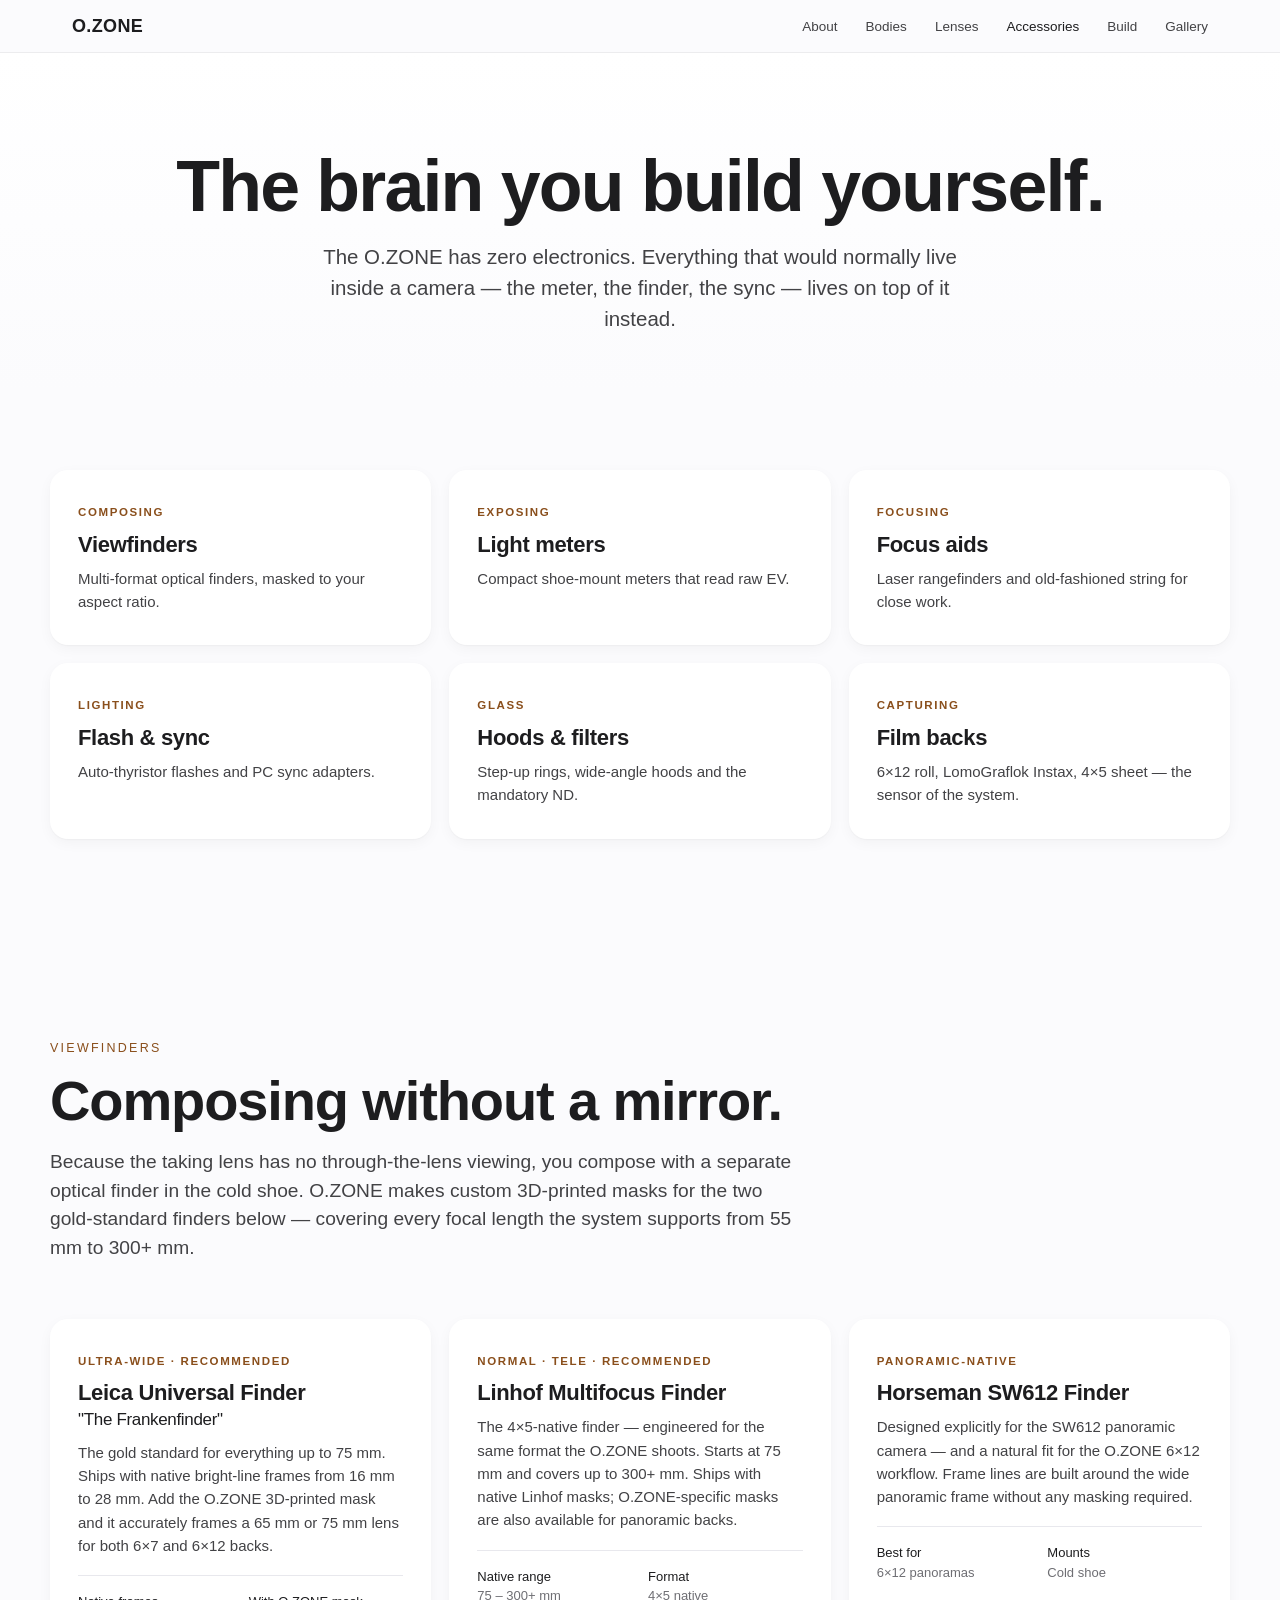
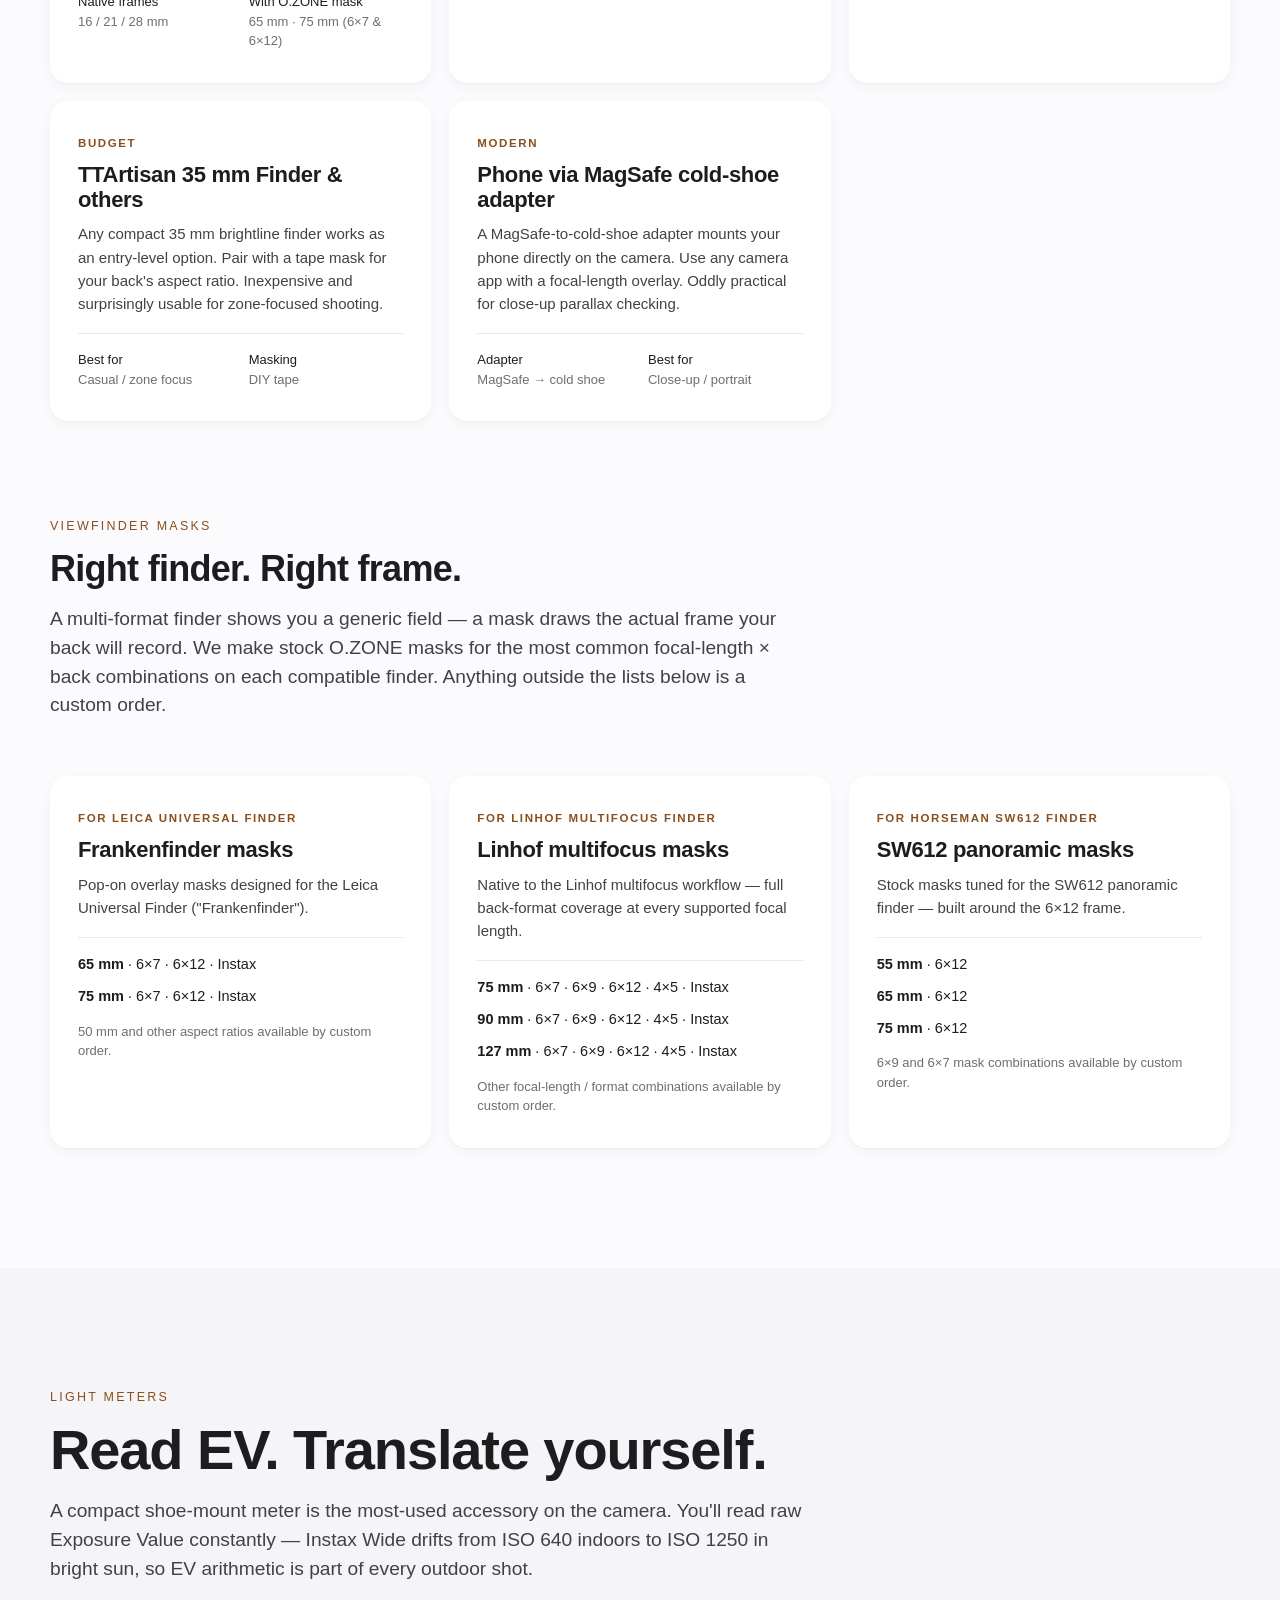
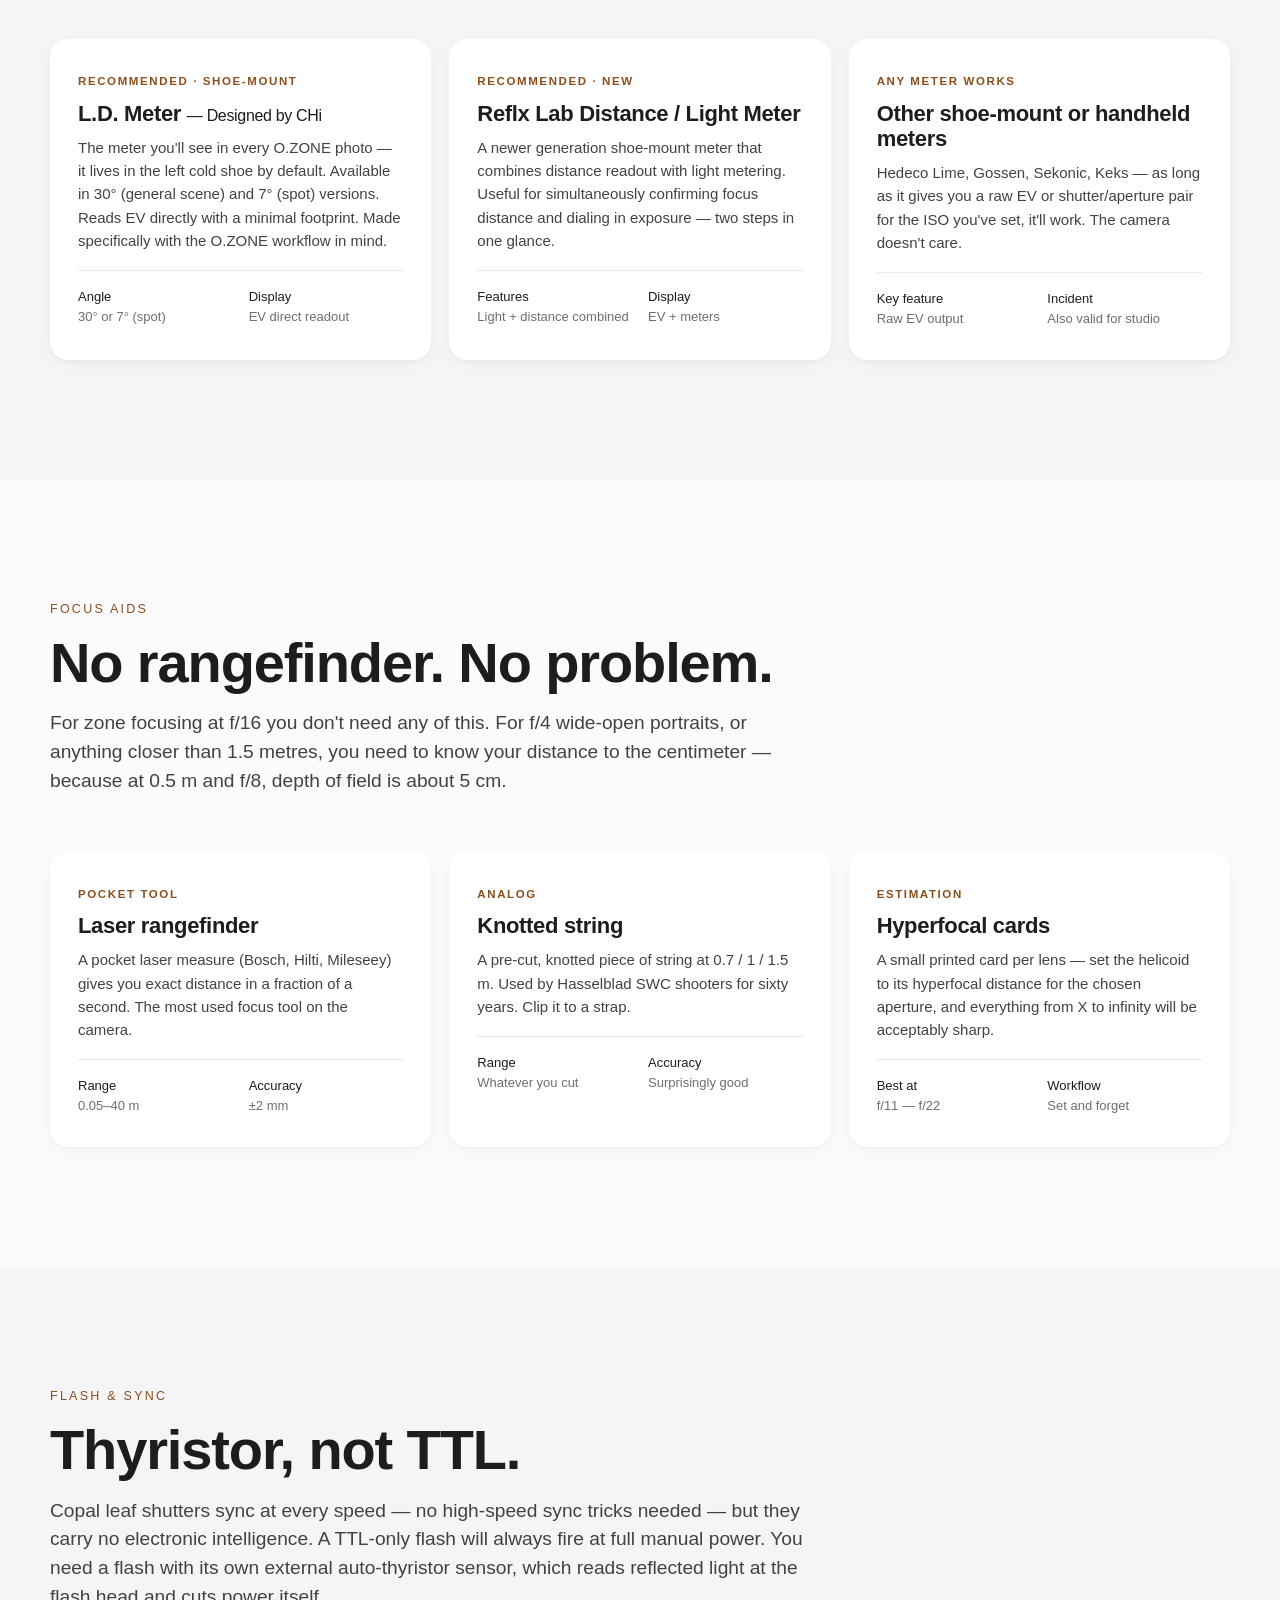
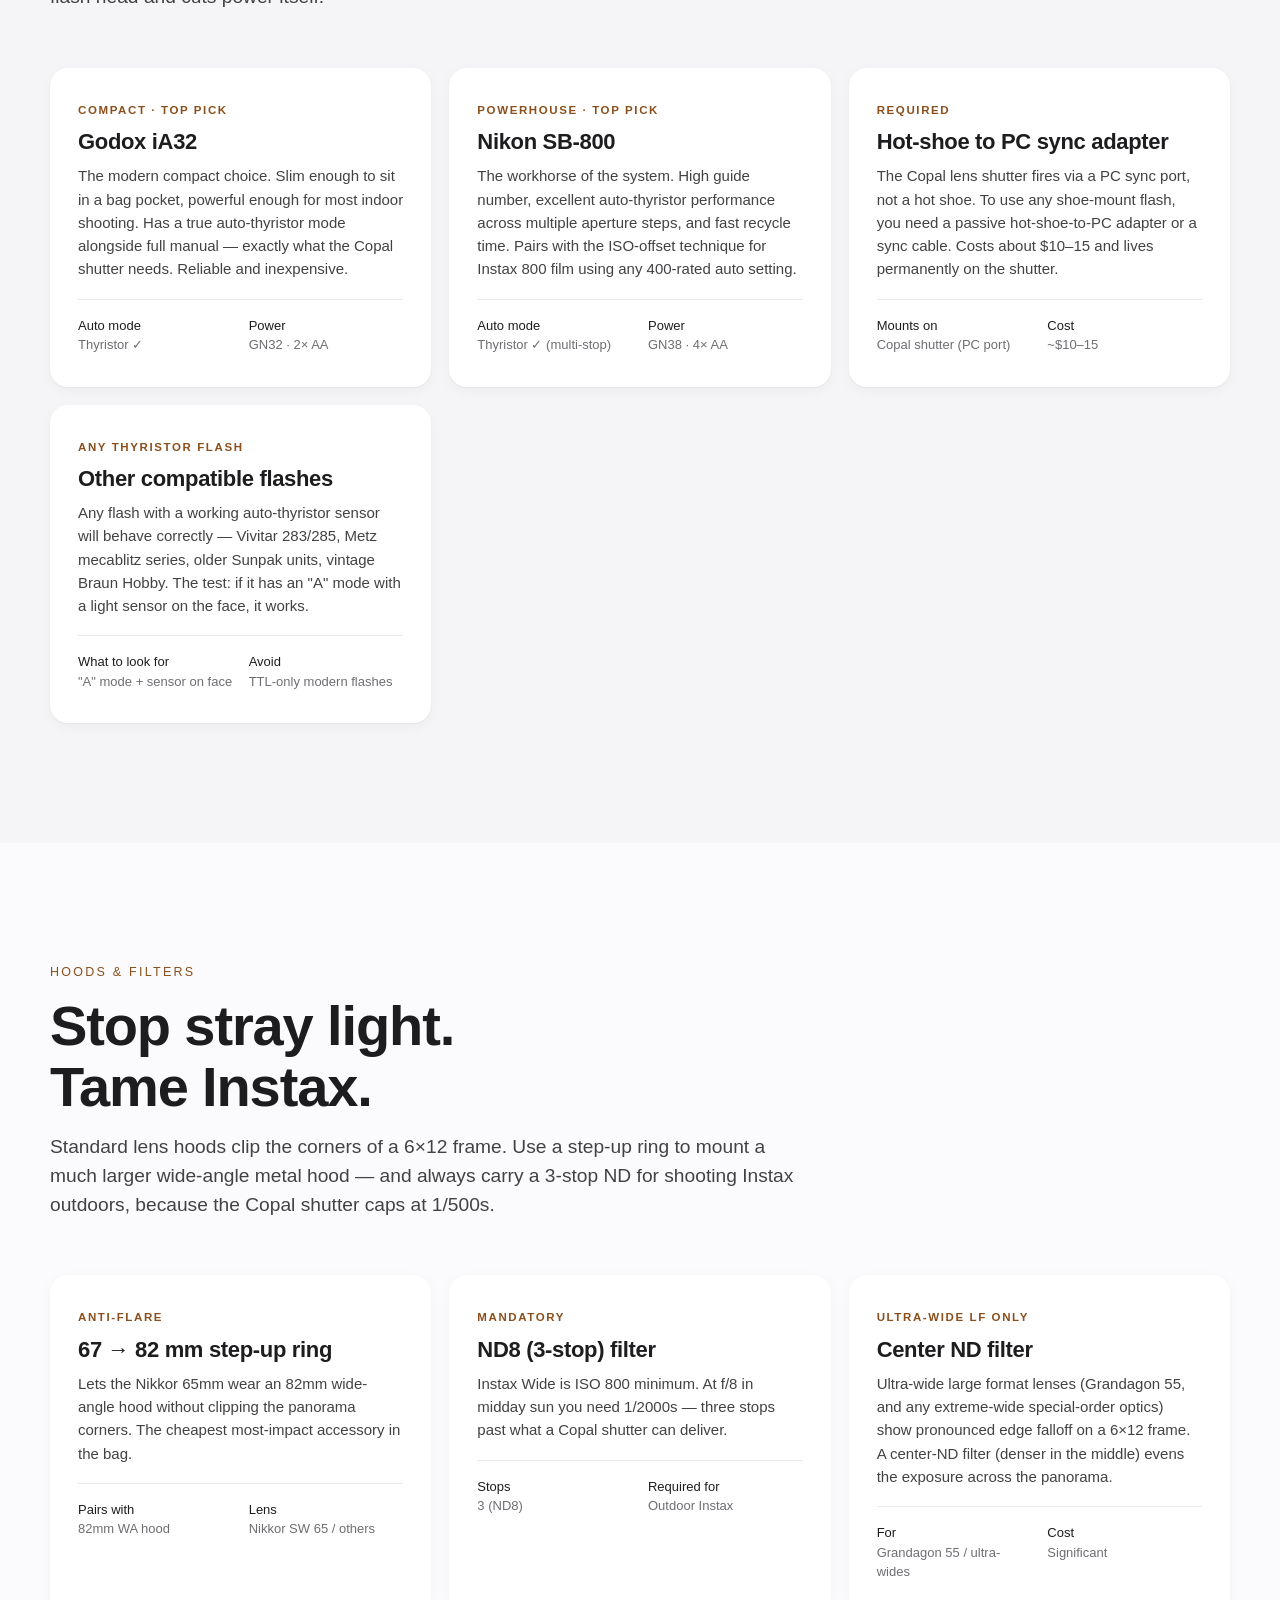
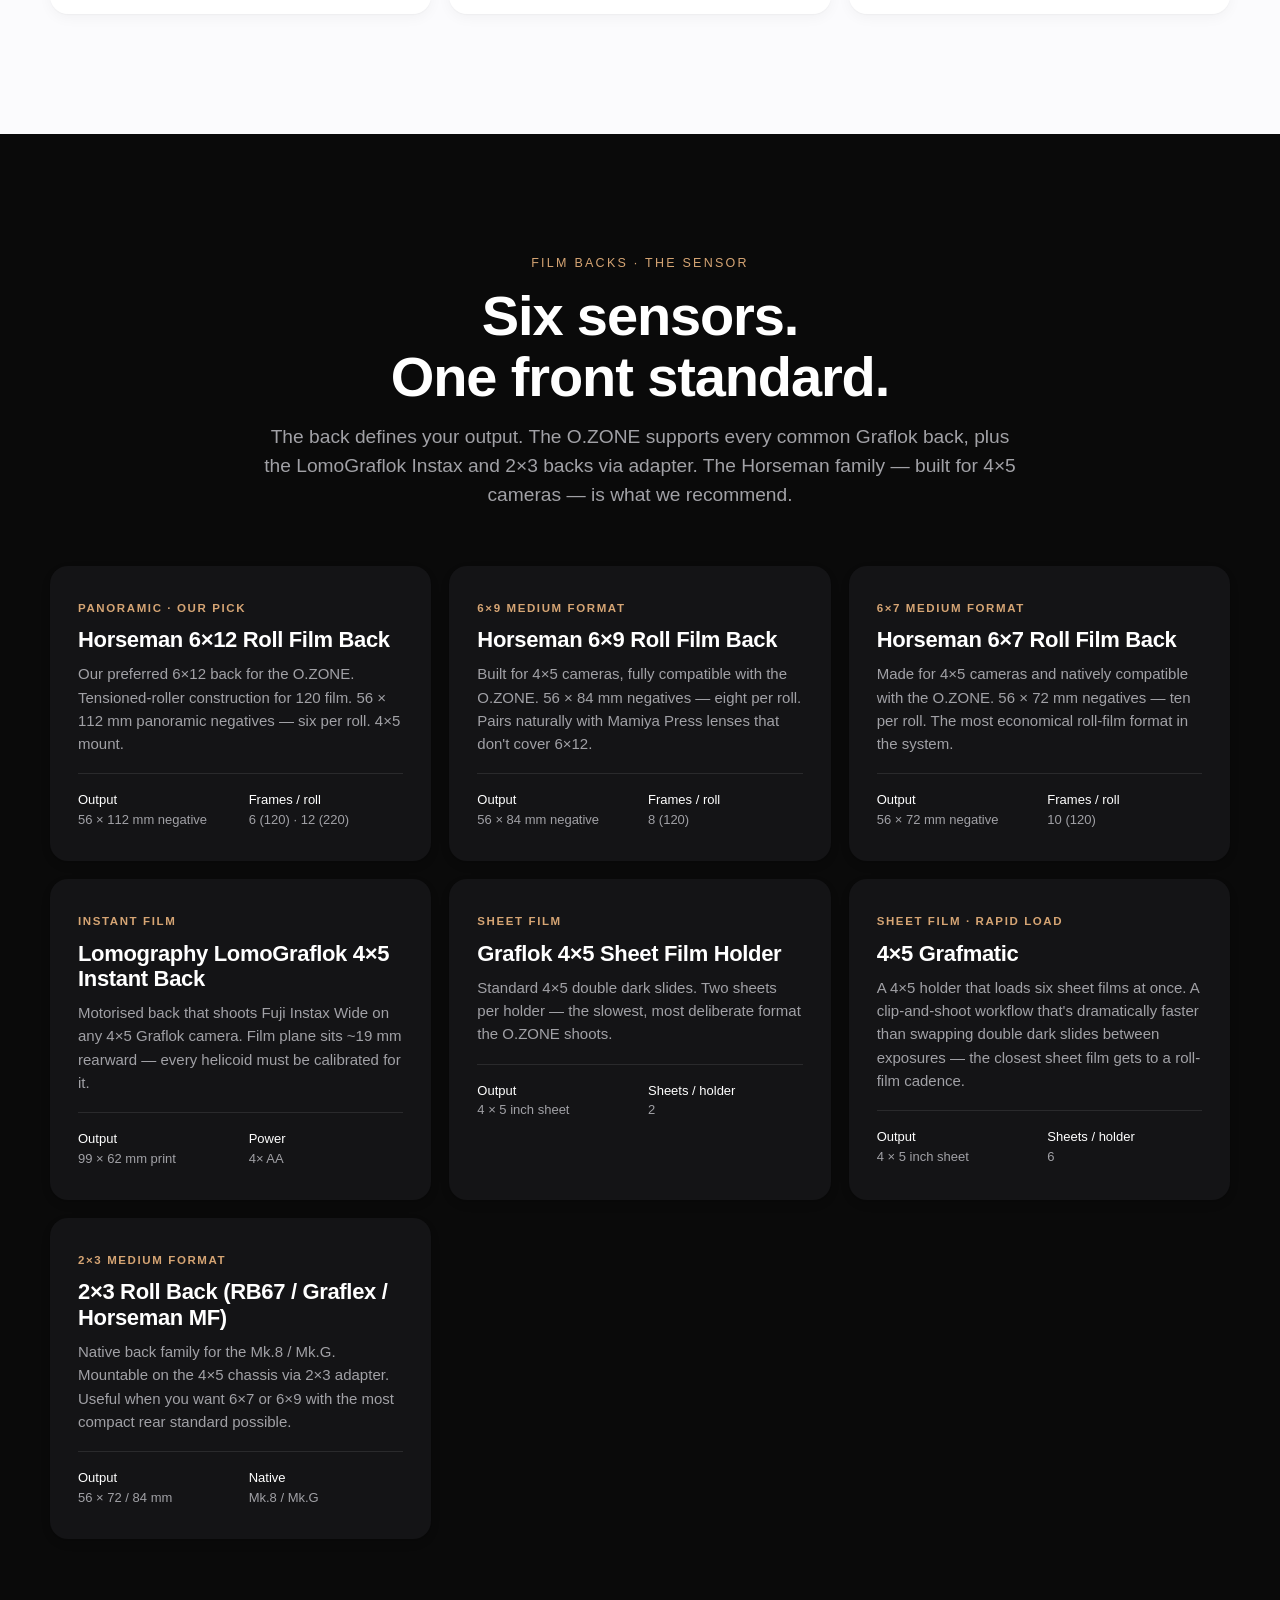
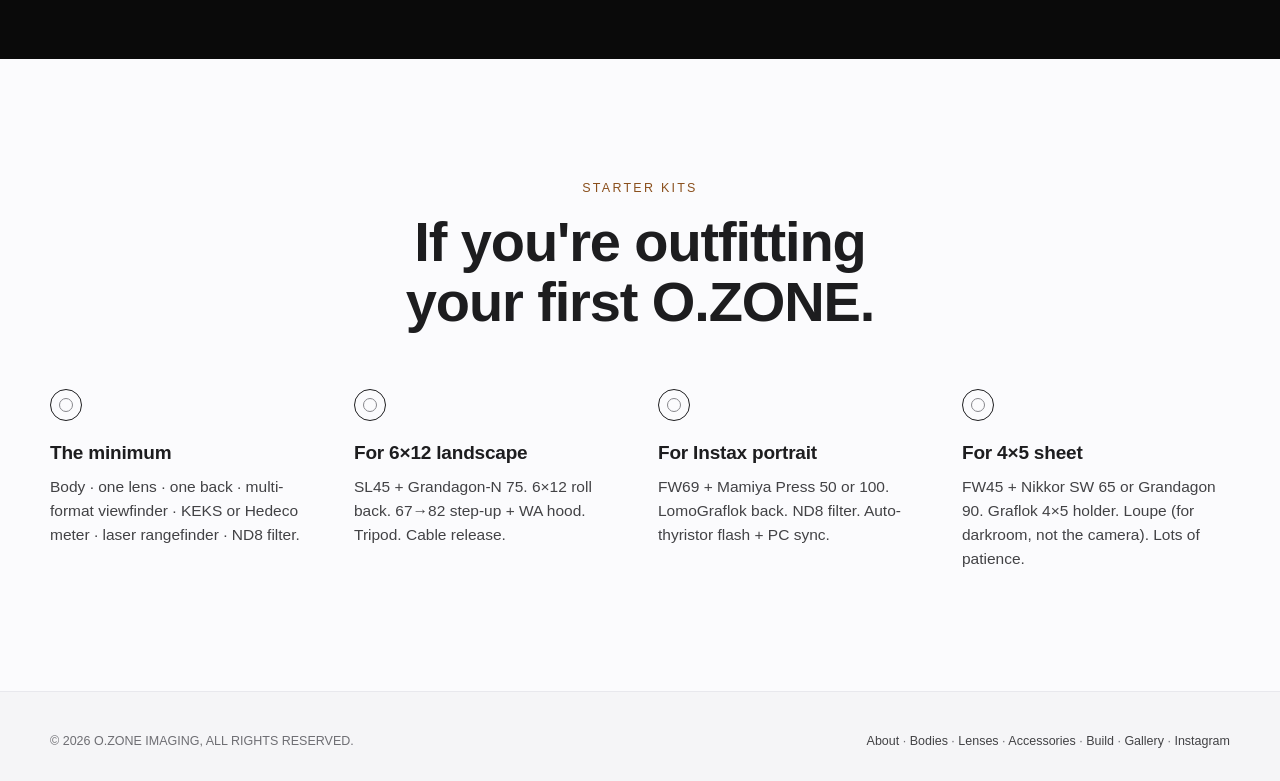
<file: accessories.html>
<!doctype html>
<html lang="en">
<head>
  <meta charset="utf-8" />
  <meta name="viewport" content="width=device-width, initial-scale=1" />
  <title>Accessories — O.ZONE</title>
  <meta name="description" content="Viewfinders, light meters, hoods, sync adapters, filters and film backs — the kit that turns the O.ZONE chassis into a complete shooting system." />

  <!-- Favicon -->
  <link rel="icon" href="favicon.svg" type="image/svg+xml" />

  <!-- Open Graph / link preview -->
  <meta property="og:type" content="website" />
  <meta property="og:site_name" content="O.ZONE" />
  <meta property="og:title" content="Accessories — O.ZONE" />
  <meta property="og:description" content="Viewfinders, masks, light meters, focus aids, flash and film backs — the kit that turns the O.ZONE chassis into a complete shooting system." />
  <meta property="og:image" content="https://o-zone.xyz/assets/og/accessories.jpg?v=1" />
  <meta property="og:image:width" content="1200" />
  <meta property="og:image:height" content="630" />
  <meta property="og:image:type" content="image/jpeg" />
  <meta name="twitter:image" content="https://o-zone.xyz/assets/og/accessories.jpg?v=1" />
  <meta property="og:url" content="https://o-zone.xyz/accessories.html" />
  <meta name="twitter:card" content="summary_large_image" />

  <link rel="stylesheet" href="css/style.css" />
</head>
<body>

  <!-- Nav -->
  <header class="nav">
    <div class="nav-inner">
      <a href="index.html" class="brand">O.ZONE</a>
      <button class="nav-toggle" aria-label="Menu" aria-expanded="false"><span></span></button>
      <ul class="nav-links">
        <li><a href="about.html">About</a></li>
        <li><a href="bodies.html">Bodies</a></li>
        <li><a href="lenses.html">Lenses</a></li>
        <li><a href="accessories.html" class="active">Accessories</a></li>
        <li><a href="build.html">Build</a></li>
        <li><a href="gallery.html">Gallery</a></li>
      </ul>
    </div>
  </header>

  <!-- Page head -->
  <section class="page-head">
    <h1>The brain you build yourself.</h1>
    <p>The O.ZONE has zero electronics. Everything that would normally live inside a camera — the meter, the finder, the sync — lives on top of it instead.</p>
  </section>

  <!-- Section nav -->
  <section class="section compact">
    <div class="section-inner">
      <div class="cards">
        <a href="#viewfinders" class="card reveal">
          <span class="card-tag">Composing</span>
          <h3>Viewfinders</h3>
          <p class="desc">Multi-format optical finders, masked to your aspect ratio.</p>
        </a>
        <a href="#meters" class="card reveal">
          <span class="card-tag">Exposing</span>
          <h3>Light meters</h3>
          <p class="desc">Compact shoe-mount meters that read raw EV.</p>
        </a>
        <a href="#focus" class="card reveal">
          <span class="card-tag">Focusing</span>
          <h3>Focus aids</h3>
          <p class="desc">Laser rangefinders and old-fashioned string for close work.</p>
        </a>
        <a href="#flash" class="card reveal">
          <span class="card-tag">Lighting</span>
          <h3>Flash &amp; sync</h3>
          <p class="desc">Auto-thyristor flashes and PC sync adapters.</p>
        </a>
        <a href="#optical" class="card reveal">
          <span class="card-tag">Glass</span>
          <h3>Hoods &amp; filters</h3>
          <p class="desc">Step-up rings, wide-angle hoods and the mandatory ND.</p>
        </a>
        <a href="#backs" class="card reveal">
          <span class="card-tag">Capturing</span>
          <h3>Film backs</h3>
          <p class="desc">6×12 roll, LomoGraflok Instax, 4×5 sheet — the sensor of the system.</p>
        </a>
      </div>
    </div>
  </section>

  <!-- Viewfinders -->
  <section class="section" id="viewfinders">
    <div class="section-inner">
      <div class="section-head left">
        <p class="section-eyebrow">Viewfinders</p>
        <h2 class="section-title">Composing without a mirror.</h2>
        <p class="section-lede">Because the taking lens has no through-the-lens viewing, you compose with a separate optical finder in the cold shoe. O.ZONE makes custom 3D-printed masks for the two gold-standard finders below — covering every focal length the system supports from 55 mm to 300+ mm.</p>
      </div>

      <div class="cards">
        <div class="card reveal">
          <span class="card-tag">Ultra-wide · Recommended</span>
          <h3>Leica Universal Finder<br/><span style="font-weight:400;font-size:17px;">"The Frankenfinder"</span></h3>
          <p class="desc">The gold standard for everything up to 75 mm. Ships with native bright-line frames from 16 mm to 28 mm. Add the O.ZONE 3D-printed mask and it accurately frames a 65 mm or 75 mm lens for both 6×7 and 6×12 backs.</p>
          <div class="meta">
            <span><strong>Native frames</strong><br/>16 / 21 / 28 mm</span>
            <span><strong>With O.ZONE mask</strong><br/>65 mm · 75 mm (6×7 &amp; 6×12)</span>
          </div>
        </div>
        <div class="card reveal">
          <span class="card-tag">Normal · Tele · Recommended</span>
          <h3>Linhof Multifocus Finder</h3>
          <p class="desc">The 4×5-native finder — engineered for the same format the O.ZONE shoots. Starts at 75 mm and covers up to 300+ mm. Ships with native Linhof masks; O.ZONE-specific masks are also available for panoramic backs.</p>
          <div class="meta">
            <span><strong>Native range</strong><br/>75 – 300+ mm</span>
            <span><strong>Format</strong><br/>4×5 native</span>
          </div>
        </div>
        <div class="card reveal">
          <span class="card-tag">Panoramic-native</span>
          <h3>Horseman SW612 Finder</h3>
          <p class="desc">Designed explicitly for the SW612 panoramic camera — and a natural fit for the O.ZONE 6×12 workflow. Frame lines are built around the wide panoramic frame without any masking required.</p>
          <div class="meta">
            <span><strong>Best for</strong><br/>6×12 panoramas</span>
            <span><strong>Mounts</strong><br/>Cold shoe</span>
          </div>
        </div>
        <div class="card reveal">
          <span class="card-tag">Budget</span>
          <h3>TTArtisan 35 mm Finder &amp; others</h3>
          <p class="desc">Any compact 35 mm brightline finder works as an entry-level option. Pair with a tape mask for your back's aspect ratio. Inexpensive and surprisingly usable for zone-focused shooting.</p>
          <div class="meta">
            <span><strong>Best for</strong><br/>Casual / zone focus</span>
            <span><strong>Masking</strong><br/>DIY tape</span>
          </div>
        </div>
        <div class="card reveal">
          <span class="card-tag">Modern</span>
          <h3>Phone via MagSafe cold-shoe adapter</h3>
          <p class="desc">A MagSafe-to-cold-shoe adapter mounts your phone directly on the camera. Use any camera app with a focal-length overlay. Oddly practical for close-up parallax checking.</p>
          <div class="meta">
            <span><strong>Adapter</strong><br/>MagSafe → cold shoe</span>
            <span><strong>Best for</strong><br/>Close-up / portrait</span>
          </div>
        </div>
      </div>

      <!-- Viewfinder masks sub-section -->
      <div class="section-head left" style="margin-top:96px;">
        <p class="section-eyebrow">Viewfinder masks</p>
        <h3 class="section-title" style="font-size:clamp(28px,3vw,36px);">Right finder. Right frame.</h3>
        <p class="section-lede">A multi-format finder shows you a generic field — a mask draws the actual frame your back will record. We make stock O.ZONE masks for the most common focal-length × back combinations on each compatible finder. Anything outside the lists below is a custom order.</p>
      </div>

      <div class="cards">
        <div class="card reveal">
          <span class="card-tag">For Leica Universal Finder</span>
          <h3>Frankenfinder masks</h3>
          <p class="desc">Pop-on overlay masks designed for the Leica Universal Finder ("Frankenfinder").</p>
          <div style="margin-top:18px;padding-top:16px;border-top:1px solid var(--line-soft);display:grid;gap:10px;font-size:14.5px;">
            <div><strong>65 mm</strong> · 6×7 · 6×12 · Instax</div>
            <div><strong>75 mm</strong> · 6×7 · 6×12 · Instax</div>
          </div>
          <p style="margin-top:14px;font-size:13px;color:var(--ink-mute);">50 mm and other aspect ratios available by custom order.</p>
        </div>

        <div class="card reveal">
          <span class="card-tag">For Linhof Multifocus Finder</span>
          <h3>Linhof multifocus masks</h3>
          <p class="desc">Native to the Linhof multifocus workflow — full back-format coverage at every supported focal length.</p>
          <div style="margin-top:18px;padding-top:16px;border-top:1px solid var(--line-soft);display:grid;gap:10px;font-size:14.5px;">
            <div><strong>75 mm</strong> · 6×7 · 6×9 · 6×12 · 4×5 · Instax</div>
            <div><strong>90 mm</strong> · 6×7 · 6×9 · 6×12 · 4×5 · Instax</div>
            <div><strong>127 mm</strong> · 6×7 · 6×9 · 6×12 · 4×5 · Instax</div>
          </div>
          <p style="margin-top:14px;font-size:13px;color:var(--ink-mute);">Other focal-length / format combinations available by custom order.</p>
        </div>

        <div class="card reveal">
          <span class="card-tag">For Horseman SW612 Finder</span>
          <h3>SW612 panoramic masks</h3>
          <p class="desc">Stock masks tuned for the SW612 panoramic finder — built around the 6×12 frame.</p>
          <div style="margin-top:18px;padding-top:16px;border-top:1px solid var(--line-soft);display:grid;gap:10px;font-size:14.5px;">
            <div><strong>55 mm</strong> · 6×12</div>
            <div><strong>65 mm</strong> · 6×12</div>
            <div><strong>75 mm</strong> · 6×12</div>
          </div>
          <p style="margin-top:14px;font-size:13px;color:var(--ink-mute);">6×9 and 6×7 mask combinations available by custom order.</p>
        </div>
      </div>
    </div>
  </section>

  <!-- Light meters -->
  <section class="section gray" id="meters">
    <div class="section-inner">
      <div class="section-head left">
        <p class="section-eyebrow">Light meters</p>
        <h2 class="section-title">Read EV. Translate yourself.</h2>
        <p class="section-lede">A compact shoe-mount meter is the most-used accessory on the camera. You'll read raw Exposure Value constantly — Instax Wide drifts from ISO 640 indoors to ISO 1250 in bright sun, so EV arithmetic is part of every outdoor shot.</p>
      </div>

      <div class="cards">
        <div class="card reveal">
          <span class="card-tag">Recommended · Shoe-mount</span>
          <h3>L.D. Meter <span style="font-weight:400;font-size:16px;">— Designed by CHi</span></h3>
          <p class="desc">The meter you'll see in every O.ZONE photo — it lives in the left cold shoe by default. Available in 30° (general scene) and 7° (spot) versions. Reads EV directly with a minimal footprint. Made specifically with the O.ZONE workflow in mind.</p>
          <div class="meta">
            <span><strong>Angle</strong><br/>30° or 7° (spot)</span>
            <span><strong>Display</strong><br/>EV direct readout</span>
          </div>
        </div>
        <div class="card reveal">
          <span class="card-tag">Recommended · New</span>
          <h3>Reflx Lab Distance / Light Meter</h3>
          <p class="desc">A newer generation shoe-mount meter that combines distance readout with light metering. Useful for simultaneously confirming focus distance and dialing in exposure — two steps in one glance.</p>
          <div class="meta">
            <span><strong>Features</strong><br/>Light + distance combined</span>
            <span><strong>Display</strong><br/>EV + meters</span>
          </div>
        </div>
        <div class="card reveal">
          <span class="card-tag">Any meter works</span>
          <h3>Other shoe-mount or handheld meters</h3>
          <p class="desc">Hedeco Lime, Gossen, Sekonic, Keks — as long as it gives you a raw EV or shutter/aperture pair for the ISO you've set, it'll work. The camera doesn't care.</p>
          <div class="meta">
            <span><strong>Key feature</strong><br/>Raw EV output</span>
            <span><strong>Incident</strong><br/>Also valid for studio</span>
          </div>
        </div>
      </div>
    </div>
  </section>

  <!-- Focus aids -->
  <section class="section" id="focus">
    <div class="section-inner">
      <div class="section-head left">
        <p class="section-eyebrow">Focus aids</p>
        <h2 class="section-title">No rangefinder. No problem.</h2>
        <p class="section-lede">For zone focusing at f/16 you don't need any of this. For f/4 wide-open portraits, or anything closer than 1.5 metres, you need to know your distance to the centimeter — because at 0.5 m and f/8, depth of field is about 5 cm.</p>
      </div>

      <div class="cards">
        <div class="card reveal">
          <span class="card-tag">Pocket tool</span>
          <h3>Laser rangefinder</h3>
          <p class="desc">A pocket laser measure (Bosch, Hilti, Mileseey) gives you exact distance in a fraction of a second. The most used focus tool on the camera.</p>
          <div class="meta">
            <span><strong>Range</strong><br/>0.05–40 m</span>
            <span><strong>Accuracy</strong><br/>±2 mm</span>
          </div>
        </div>
        <div class="card reveal">
          <span class="card-tag">Analog</span>
          <h3>Knotted string</h3>
          <p class="desc">A pre-cut, knotted piece of string at 0.7 / 1 / 1.5 m. Used by Hasselblad SWC shooters for sixty years. Clip it to a strap.</p>
          <div class="meta">
            <span><strong>Range</strong><br/>Whatever you cut</span>
            <span><strong>Accuracy</strong><br/>Surprisingly good</span>
          </div>
        </div>
        <div class="card reveal">
          <span class="card-tag">Estimation</span>
          <h3>Hyperfocal cards</h3>
          <p class="desc">A small printed card per lens — set the helicoid to its hyperfocal distance for the chosen aperture, and everything from X to infinity will be acceptably sharp.</p>
          <div class="meta">
            <span><strong>Best at</strong><br/>f/11 — f/22</span>
            <span><strong>Workflow</strong><br/>Set and forget</span>
          </div>
        </div>
      </div>
    </div>
  </section>

  <!-- Flash -->
  <section class="section gray" id="flash">
    <div class="section-inner">
      <div class="section-head left">
        <p class="section-eyebrow">Flash &amp; sync</p>
        <h2 class="section-title">Thyristor, not TTL.</h2>
        <p class="section-lede">Copal leaf shutters sync at every speed — no high-speed sync tricks needed — but they carry no electronic intelligence. A TTL-only flash will always fire at full manual power. You need a flash with its own external auto-thyristor sensor, which reads reflected light at the flash head and cuts power itself.</p>
      </div>

      <div class="cards">
        <div class="card reveal">
          <span class="card-tag">Compact · Top pick</span>
          <h3>Godox iA32</h3>
          <p class="desc">The modern compact choice. Slim enough to sit in a bag pocket, powerful enough for most indoor shooting. Has a true auto-thyristor mode alongside full manual — exactly what the Copal shutter needs. Reliable and inexpensive.</p>
          <div class="meta">
            <span><strong>Auto mode</strong><br/>Thyristor ✓</span>
            <span><strong>Power</strong><br/>GN32 · 2× AA</span>
          </div>
        </div>
        <div class="card reveal">
          <span class="card-tag">Powerhouse · Top pick</span>
          <h3>Nikon SB-800</h3>
          <p class="desc">The workhorse of the system. High guide number, excellent auto-thyristor performance across multiple aperture steps, and fast recycle time. Pairs with the ISO-offset technique for Instax 800 film using any 400-rated auto setting.</p>
          <div class="meta">
            <span><strong>Auto mode</strong><br/>Thyristor ✓ (multi-stop)</span>
            <span><strong>Power</strong><br/>GN38 · 4× AA</span>
          </div>
        </div>
        <div class="card reveal">
          <span class="card-tag">Required</span>
          <h3>Hot-shoe to PC sync adapter</h3>
          <p class="desc">The Copal lens shutter fires via a PC sync port, not a hot shoe. To use any shoe-mount flash, you need a passive hot-shoe-to-PC adapter or a sync cable. Costs about $10–15 and lives permanently on the shutter.</p>
          <div class="meta">
            <span><strong>Mounts on</strong><br/>Copal shutter (PC port)</span>
            <span><strong>Cost</strong><br/>~$10–15</span>
          </div>
        </div>
        <div class="card reveal">
          <span class="card-tag">Any thyristor flash</span>
          <h3>Other compatible flashes</h3>
          <p class="desc">Any flash with a working auto-thyristor sensor will behave correctly — Vivitar 283/285, Metz mecablitz series, older Sunpak units, vintage Braun Hobby. The test: if it has an "A" mode with a light sensor on the face, it works.</p>
          <div class="meta">
            <span><strong>What to look for</strong><br/>"A" mode + sensor on face</span>
            <span><strong>Avoid</strong><br/>TTL-only modern flashes</span>
          </div>
        </div>
      </div>
    </div>
  </section>

  <!-- Hoods, filters -->
  <section class="section" id="optical">
    <div class="section-inner">
      <div class="section-head left">
        <p class="section-eyebrow">Hoods &amp; filters</p>
        <h2 class="section-title">Stop stray light.<br/>Tame Instax.</h2>
        <p class="section-lede">Standard lens hoods clip the corners of a 6×12 frame. Use a step-up ring to mount a much larger wide-angle metal hood — and always carry a 3-stop ND for shooting Instax outdoors, because the Copal shutter caps at 1/500s.</p>
      </div>

      <div class="cards">
        <div class="card reveal">
          <span class="card-tag">Anti-flare</span>
          <h3>67 → 82 mm step-up ring</h3>
          <p class="desc">Lets the Nikkor 65mm wear an 82mm wide-angle hood without clipping the panorama corners. The cheapest most-impact accessory in the bag.</p>
          <div class="meta">
            <span><strong>Pairs with</strong><br/>82mm WA hood</span>
            <span><strong>Lens</strong><br/>Nikkor SW 65 / others</span>
          </div>
        </div>
        <div class="card reveal">
          <span class="card-tag">Mandatory</span>
          <h3>ND8 (3-stop) filter</h3>
          <p class="desc">Instax Wide is ISO 800 minimum. At f/8 in midday sun you need 1/2000s — three stops past what a Copal shutter can deliver.</p>
          <div class="meta">
            <span><strong>Stops</strong><br/>3 (ND8)</span>
            <span><strong>Required for</strong><br/>Outdoor Instax</span>
          </div>
        </div>
        <div class="card reveal">
          <span class="card-tag">Ultra-wide LF only</span>
          <h3>Center ND filter</h3>
          <p class="desc">Ultra-wide large format lenses (Grandagon 55, and any extreme-wide special-order optics) show pronounced edge falloff on a 6×12 frame. A center-ND filter (denser in the middle) evens the exposure across the panorama.</p>
          <div class="meta">
            <span><strong>For</strong><br/>Grandagon 55 / ultra-wides</span>
            <span><strong>Cost</strong><br/>Significant</span>
          </div>
        </div>
      </div>
    </div>
  </section>

  <!-- Film backs -->
  <section class="section dark" id="backs">
    <div class="section-inner">
      <div class="section-head">
        <p class="section-eyebrow">Film backs · the sensor</p>
        <h2 class="section-title">Six sensors.<br/>One front standard.</h2>
        <p class="section-lede">The back defines your output. The O.ZONE supports every common Graflok back, plus the LomoGraflok Instax and 2×3 backs via adapter. The Horseman family — built for 4×5 cameras — is what we recommend.</p>
      </div>

      <div class="cards">
        <div class="card reveal" style="background:#141416;color:#fff;">
          <span class="card-tag" style="color:#d6a574;">Panoramic · Our pick</span>
          <h3 style="color:#fff;">Horseman 6×12 Roll Film Back</h3>
          <p class="desc" style="color:#a1a1a6;">Our preferred 6×12 back for the O.ZONE. Tensioned-roller construction for 120 film. 56 × 112 mm panoramic negatives — six per roll. 4×5 mount.</p>
          <div class="meta" style="border-top-color:#2a2a2c;color:#a1a1a6;">
            <span><strong style="color:#fff;">Output</strong><br/>56 × 112 mm negative</span>
            <span><strong style="color:#fff;">Frames / roll</strong><br/>6 (120) · 12 (220)</span>
          </div>
        </div>

        <div class="card reveal" style="background:#141416;color:#fff;">
          <span class="card-tag" style="color:#d6a574;">6×9 medium format</span>
          <h3 style="color:#fff;">Horseman 6×9 Roll Film Back</h3>
          <p class="desc" style="color:#a1a1a6;">Built for 4×5 cameras, fully compatible with the O.ZONE. 56 × 84 mm negatives — eight per roll. Pairs naturally with Mamiya Press lenses that don't cover 6×12.</p>
          <div class="meta" style="border-top-color:#2a2a2c;color:#a1a1a6;">
            <span><strong style="color:#fff;">Output</strong><br/>56 × 84 mm negative</span>
            <span><strong style="color:#fff;">Frames / roll</strong><br/>8 (120)</span>
          </div>
        </div>

        <div class="card reveal" style="background:#141416;color:#fff;">
          <span class="card-tag" style="color:#d6a574;">6×7 medium format</span>
          <h3 style="color:#fff;">Horseman 6×7 Roll Film Back</h3>
          <p class="desc" style="color:#a1a1a6;">Made for 4×5 cameras and natively compatible with the O.ZONE. 56 × 72 mm negatives — ten per roll. The most economical roll-film format in the system.</p>
          <div class="meta" style="border-top-color:#2a2a2c;color:#a1a1a6;">
            <span><strong style="color:#fff;">Output</strong><br/>56 × 72 mm negative</span>
            <span><strong style="color:#fff;">Frames / roll</strong><br/>10 (120)</span>
          </div>
        </div>

        <div class="card reveal" style="background:#141416;color:#fff;">
          <span class="card-tag" style="color:#d6a574;">Instant film</span>
          <h3 style="color:#fff;">Lomography LomoGraflok 4×5 Instant Back</h3>
          <p class="desc" style="color:#a1a1a6;">Motorised back that shoots Fuji Instax Wide on any 4×5 Graflok camera. Film plane sits ~19 mm rearward — every helicoid must be calibrated for it.</p>
          <div class="meta" style="border-top-color:#2a2a2c;color:#a1a1a6;">
            <span><strong style="color:#fff;">Output</strong><br/>99 × 62 mm print</span>
            <span><strong style="color:#fff;">Power</strong><br/>4× AA</span>
          </div>
        </div>

        <div class="card reveal" style="background:#141416;color:#fff;">
          <span class="card-tag" style="color:#d6a574;">Sheet film</span>
          <h3 style="color:#fff;">Graflok 4×5 Sheet Film Holder</h3>
          <p class="desc" style="color:#a1a1a6;">Standard 4×5 double dark slides. Two sheets per holder — the slowest, most deliberate format the O.ZONE shoots.</p>
          <div class="meta" style="border-top-color:#2a2a2c;color:#a1a1a6;">
            <span><strong style="color:#fff;">Output</strong><br/>4 × 5 inch sheet</span>
            <span><strong style="color:#fff;">Sheets / holder</strong><br/>2</span>
          </div>
        </div>

        <div class="card reveal" style="background:#141416;color:#fff;">
          <span class="card-tag" style="color:#d6a574;">Sheet film · Rapid load</span>
          <h3 style="color:#fff;">4×5 Grafmatic</h3>
          <p class="desc" style="color:#a1a1a6;">A 4×5 holder that loads six sheet films at once. A clip-and-shoot workflow that's dramatically faster than swapping double dark slides between exposures — the closest sheet film gets to a roll-film cadence.</p>
          <div class="meta" style="border-top-color:#2a2a2c;color:#a1a1a6;">
            <span><strong style="color:#fff;">Output</strong><br/>4 × 5 inch sheet</span>
            <span><strong style="color:#fff;">Sheets / holder</strong><br/>6</span>
          </div>
        </div>

        <div class="card reveal" style="background:#141416;color:#fff;">
          <span class="card-tag" style="color:#d6a574;">2×3 medium format</span>
          <h3 style="color:#fff;">2×3 Roll Back (RB67 / Graflex / Horseman MF)</h3>
          <p class="desc" style="color:#a1a1a6;">Native back family for the Mk.8 / Mk.G. Mountable on the 4×5 chassis via 2×3 adapter. Useful when you want 6×7 or 6×9 with the most compact rear standard possible.</p>
          <div class="meta" style="border-top-color:#2a2a2c;color:#a1a1a6;">
            <span><strong style="color:#fff;">Output</strong><br/>56 × 72 / 84 mm</span>
            <span><strong style="color:#fff;">Native</strong><br/>Mk.8 / Mk.G</span>
          </div>
        </div>
      </div>
    </div>
  </section>

  <!-- Kit recommendations -->
  <section class="section">
    <div class="section-inner">
      <div class="section-head">
        <p class="section-eyebrow">Starter kits</p>
        <h2 class="section-title">If you're outfitting<br/>your first O.ZONE.</h2>
      </div>
      <div class="features">
        <div class="feature reveal">
          <div class="glyph"></div>
          <h3>The minimum</h3>
          <p>Body · one lens · one back · multi-format viewfinder · KEKS or Hedeco meter · laser rangefinder · ND8 filter.</p>
        </div>
        <div class="feature reveal">
          <div class="glyph"></div>
          <h3>For 6×12 landscape</h3>
          <p>SL45 + Grandagon-N 75. 6×12 roll back. 67→82 step-up + WA hood. Tripod. Cable release.</p>
        </div>
        <div class="feature reveal">
          <div class="glyph"></div>
          <h3>For Instax portrait</h3>
          <p>FW69 + Mamiya Press 50 or 100. LomoGraflok back. ND8 filter. Auto-thyristor flash + PC sync.</p>
        </div>
        <div class="feature reveal">
          <div class="glyph"></div>
          <h3>For 4×5 sheet</h3>
          <p>FW45 + Nikkor SW 65 or Grandagon 90. Graflok 4×5 holder. Loupe (for darkroom, not the camera). Lots of patience.</p>
        </div>
      </div>
    </div>
  </section>

  <!-- Footer -->
  <footer class="foot">
    <div class="foot-inner">
      <span>© 2026 O.ZONE IMAGING, ALL RIGHTS RESERVED.</span>
      <span><a href="about.html">About</a> · <a href="bodies.html">Bodies</a> · <a href="lenses.html">Lenses</a> · <a href="accessories.html">Accessories</a> · <a href="build.html">Build</a> · <a href="gallery.html">Gallery</a> · <a href="https://www.instagram.com/o.zone69/" target="_blank" rel="noopener">Instagram</a></span>
    </div>
  </footer>

  <script src="js/main.js"></script>
</body>
</html>
</file>
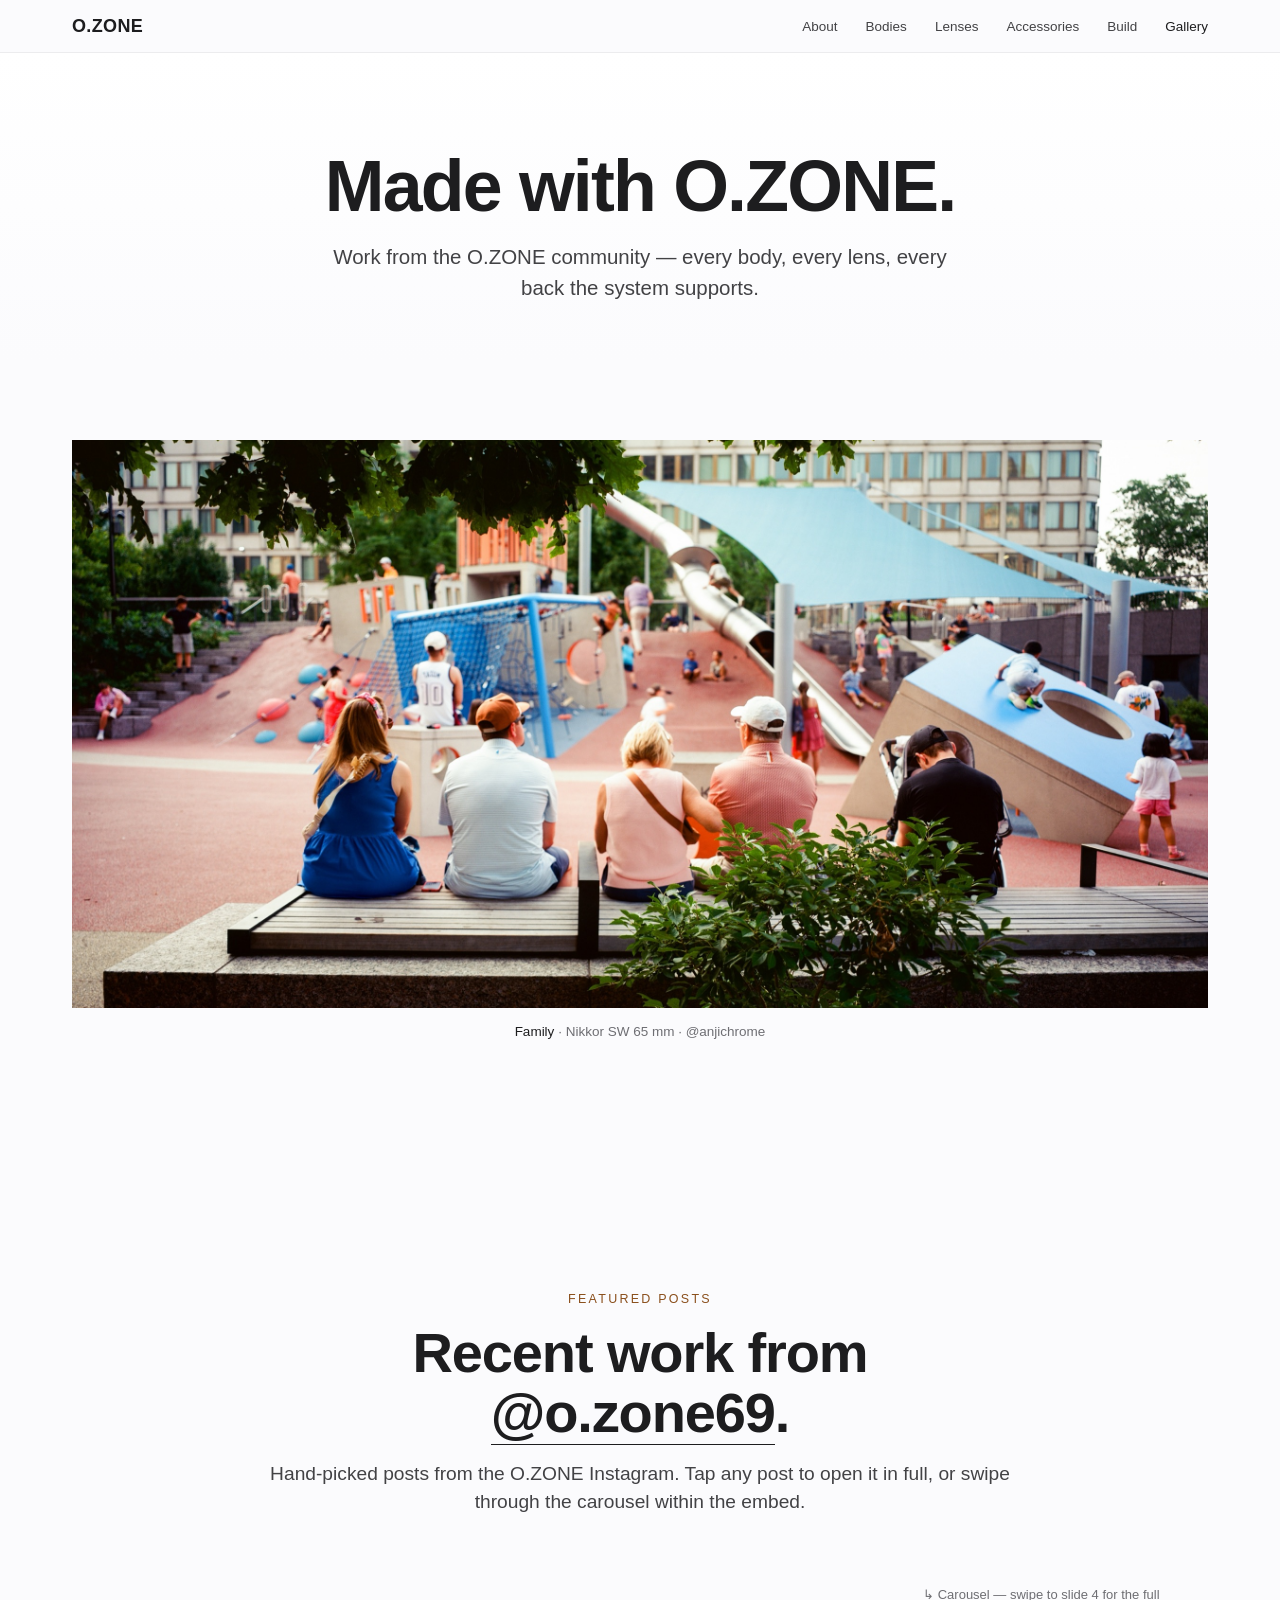
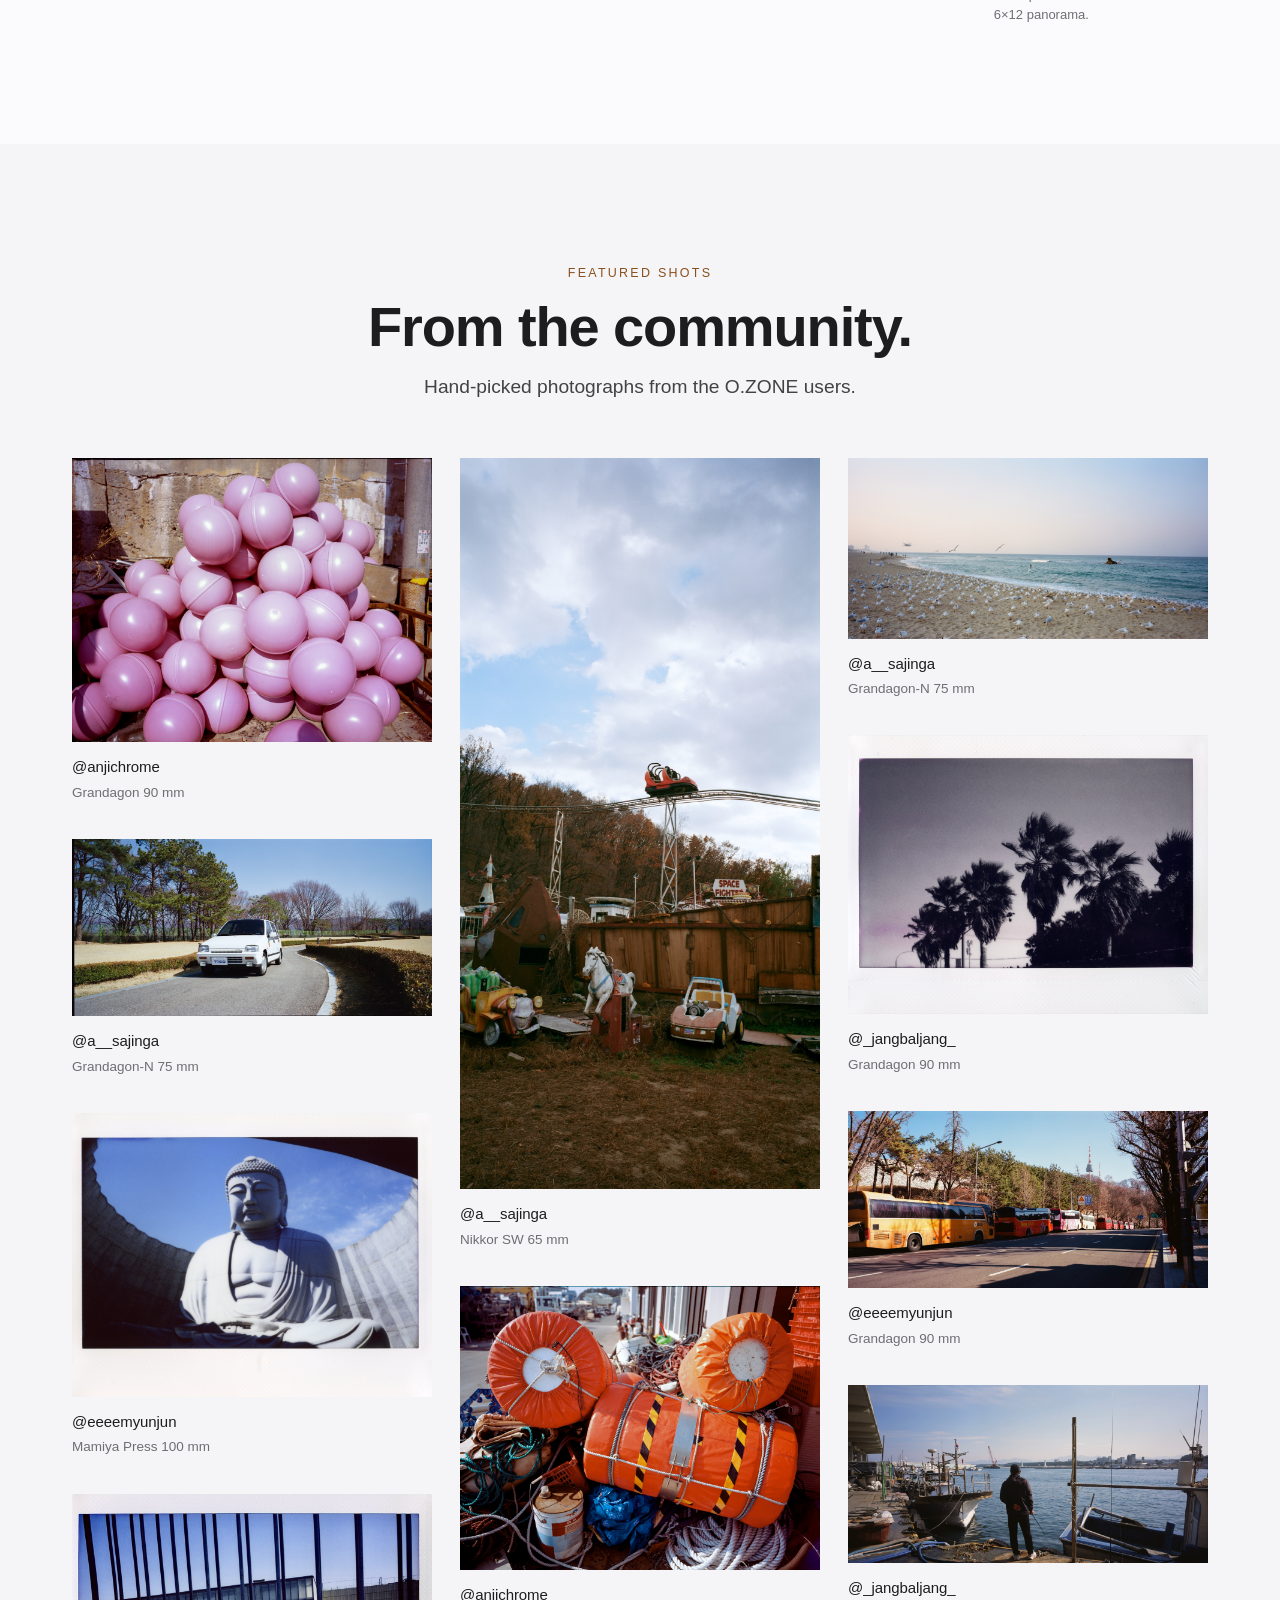
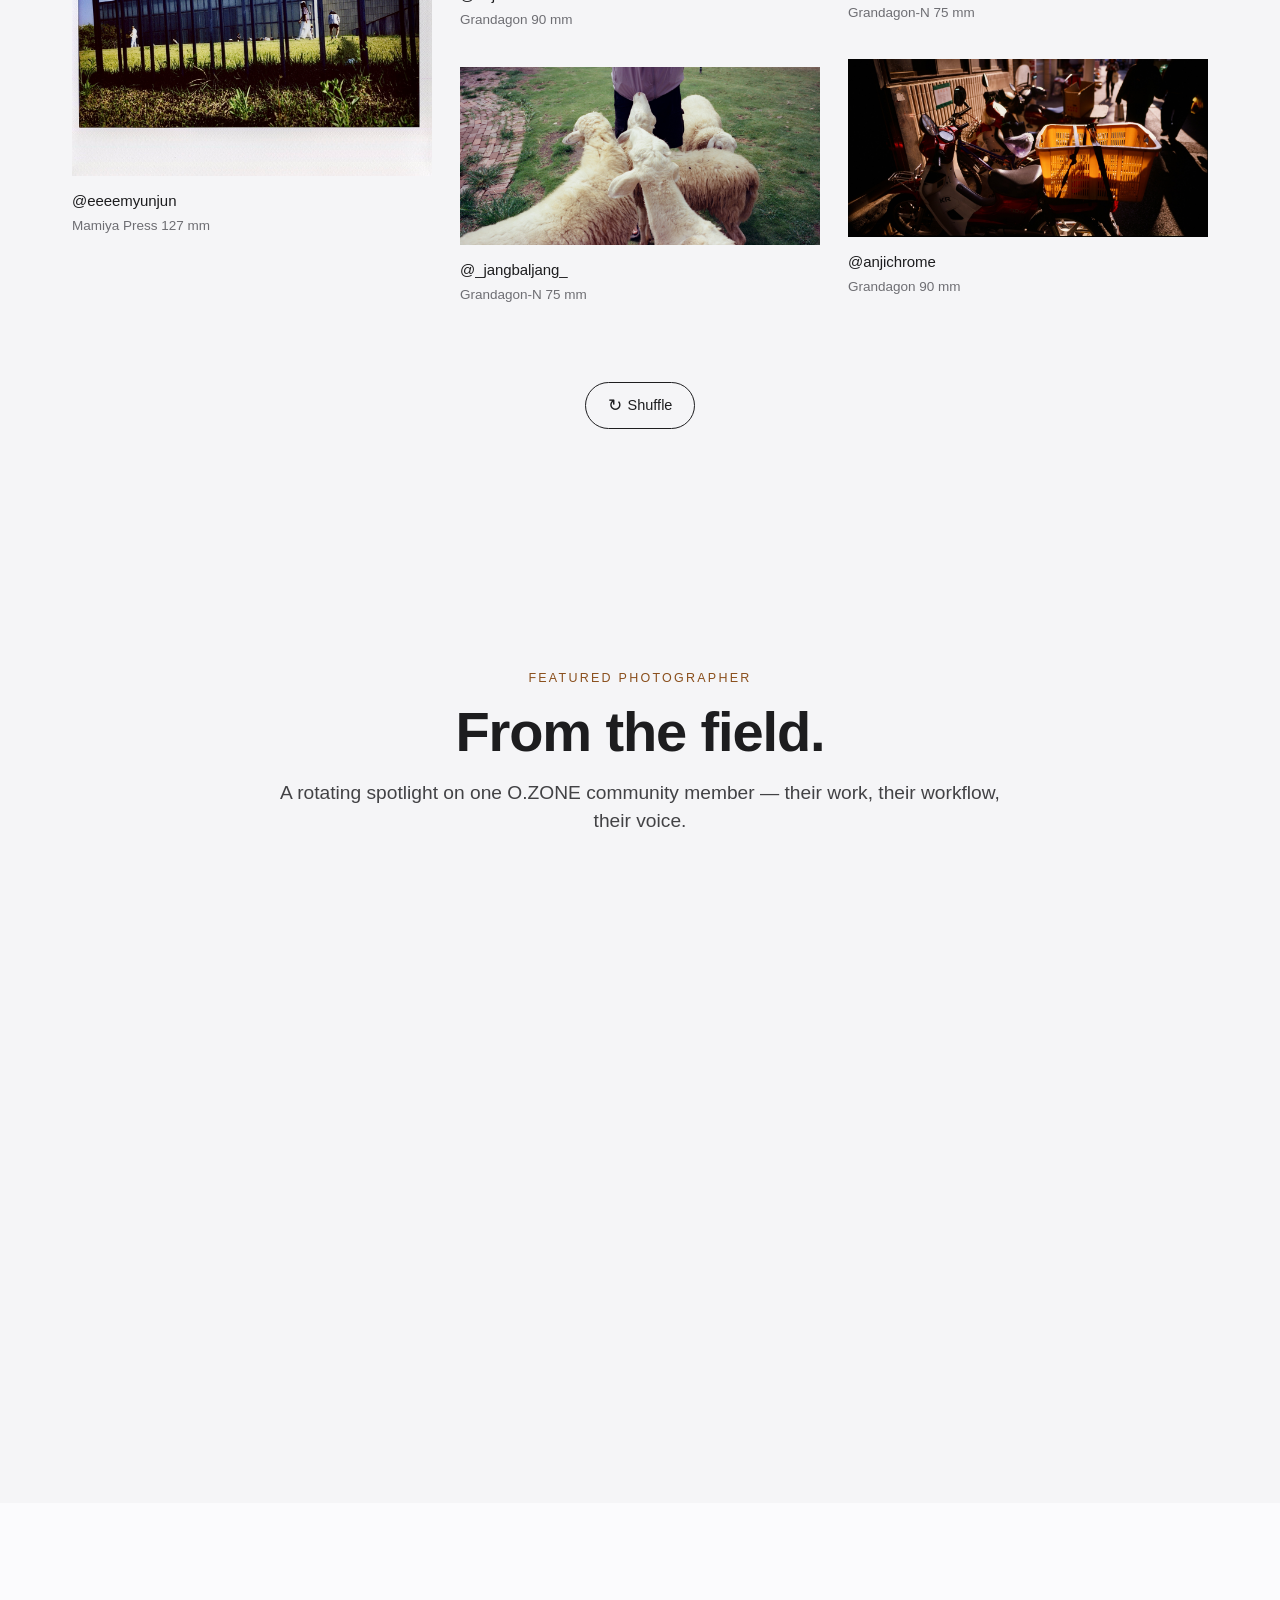
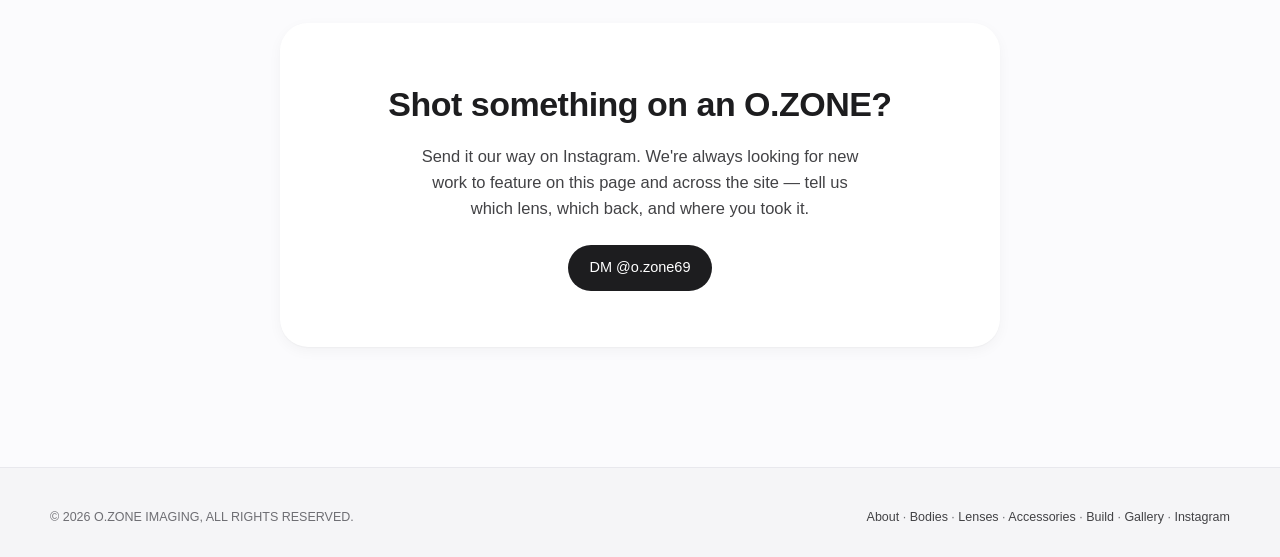
<file: gallery.html>
<!doctype html>
<html lang="en">
<head>
  <meta charset="utf-8" />
  <meta name="viewport" content="width=device-width, initial-scale=1" />
  <title>Gallery — O.ZONE</title>
  <meta name="description" content="Gallery — work from the O.ZONE community. Photographs made on every body, lens and back in the system." />

  <!-- Favicon -->
  <link rel="icon" href="favicon.svg" type="image/svg+xml" />

  <!-- Open Graph / link preview -->
  <meta property="og:type" content="website" />
  <meta property="og:site_name" content="O.ZONE" />
  <meta property="og:title" content="Gallery — O.ZONE" />
  <meta property="og:description" content="Work from the O.ZONE community. Photographs made on every body, lens and back in the system." />
  <meta property="og:image" content="https://o-zone.xyz/assets/og/gallery.jpg?v=1" />
  <meta property="og:image:width" content="1200" />
  <meta property="og:image:height" content="630" />
  <meta property="og:image:type" content="image/jpeg" />
  <meta name="twitter:image" content="https://o-zone.xyz/assets/og/gallery.jpg?v=1" />
  <meta property="og:url" content="https://o-zone.xyz/gallery.html" />
  <meta name="twitter:card" content="summary_large_image" />

  <link rel="stylesheet" href="css/style.css" />
</head>
<body>

  <!-- Nav -->
  <header class="nav">
    <div class="nav-inner">
      <a href="index.html" class="brand">O.ZONE</a>
      <button class="nav-toggle" aria-label="Menu" aria-expanded="false"><span></span></button>
      <ul class="nav-links">
        <li><a href="about.html">About</a></li>
        <li><a href="bodies.html">Bodies</a></li>
        <li><a href="lenses.html">Lenses</a></li>
        <li><a href="accessories.html">Accessories</a></li>
        <li><a href="build.html">Build</a></li>
        <li><a href="gallery.html" class="active">Gallery</a></li>
      </ul>
    </div>
  </header>

  <!-- Page head -->
  <section class="page-head">
    <h1>Made with O.ZONE.</h1>
    <p>Work from the O.ZONE community — every body, every lens, every back the system supports.</p>
  </section>

  <!-- Hero panorama: one strong 6×12 from each active O.ZONE photographer. Random pick on every load. -->
  <section class="section compact">
    <figure class="gallery-hero">
      <a class="gallery-img-link" id="gallery-hero-link" data-lightbox>
        <img class="gallery-img" id="gallery-hero-img" alt="" loading="eager">
      </a>
      <figcaption id="gallery-hero-caption"></figcaption>
    </figure>
  </section>
  <script>
    // Hero rotation: one panorama per active O.ZONE photographer. Equal share — random
    // pick on each load. Add the 5th member here when their account joins.
    //
    // Note: `dir` is the folder name in assets/gallery/; the display handle (@...) may
    // differ if the IG handle uses leading/trailing underscores (which static-site
    // builds drop). handleOf() maps dir → display handle.
    (function () {
      function handleOf(dir) { return dir === 'jangbaljang' ? '_jangbaljang_' : dir; }
      var HEROES = [
        { dir: 'a__sajinga',  slug: 'fw45-nikkor-65-provia-100f',                 lens: 'Nikkor SW 65 mm',   title: 'Shanghai', alt: 'Shanghai daytime skyline — FW45, Nikkor SW 65 mm, 6×12 on Provia 100F' },
        { dir: 'anjichrome',  slug: 'fw45-nikkor-65mm-6x12-portra-400-1',         lens: 'Nikkor SW 65 mm',   title: 'Family',   alt: 'Summer playground scene — FW45, Nikkor SW 65 mm, 6×12 on Portra 400' },
        { dir: 'jangbaljang', slug: '260327-sl45-rodenstock-75-612-provia100f-1', lens: 'Grandagon-N 75 mm', title: null,       alt: 'Harbor with fisherman — SL45, Rodenstock 75 mm, 6×12 on Provia 100F' },
        { dir: 'eeeemyunjun', slug: '250911-fw45-nikkor-65-612-aerocolor',        lens: 'Nikkor SW 65 mm',   title: null,       alt: 'Mirror sphere sculpture — FW45, Nikkor SW 65 mm, 6×12 on Aerocolor' },
      ];
      var pick = HEROES[Math.floor(Math.random() * HEROES.length)];
      window.GALLERY_HERO_PICK = pick;  // shared with featured-photographer script below
      var h = handleOf(pick.dir);
      var img = document.getElementById('gallery-hero-img');
      var link = document.getElementById('gallery-hero-link');
      var cap = document.getElementById('gallery-hero-caption');
      img.src = 'assets/gallery/' + pick.dir + '/md/' + pick.slug + '.jpg';
      img.alt = pick.alt;
      link.href = 'assets/gallery/' + pick.dir + '/lg/' + pick.slug + '.jpg';
      var titlePart = pick.title ? ('<strong>' + pick.title + '</strong> · ') : '';
      cap.innerHTML = titlePart + pick.lens + ' · <a href="https://www.instagram.com/' + h + '/" target="_blank" rel="noopener">@' + h + '</a>';
    })();
  </script>

  <!-- Featured posts from Instagram -->
  <section class="section">
    <div class="section-inner">
      <div class="section-head">
        <p class="section-eyebrow">Featured posts</p>
        <h2 class="section-title">Recent work from <a href="https://www.instagram.com/o.zone69/" target="_blank" rel="noopener" style="color:inherit;border-bottom:1px solid currentColor;">@o.zone69</a>.</h2>
        <p class="section-lede">Hand-picked posts from the O.ZONE Instagram. Tap any post to open it in full, or swipe through the carousel within the embed.</p>
      </div>

      <div class="ig-grid">
        <div class="ig-item">
          <blockquote class="instagram-media" data-instgrm-captioned data-instgrm-permalink="https://www.instagram.com/p/DUm5ZNKCSnd/" data-instgrm-version="14"></blockquote>
        </div>
        <div class="ig-item">
          <blockquote class="instagram-media" data-instgrm-captioned data-instgrm-permalink="https://www.instagram.com/p/DP1MvTjD74i/" data-instgrm-version="14"></blockquote>
        </div>
        <div class="ig-item">
          <blockquote class="instagram-media" data-instgrm-captioned data-instgrm-permalink="https://www.instagram.com/p/DU8S4zNk8MQ/?img_index=4" data-instgrm-version="14"></blockquote>
          <p class="ig-note">↳ Carousel — swipe to slide 4 for the full 6×12 panorama.</p>
        </div>
        <!-- To add more posts, paste another <div class="ig-item"><blockquote class="instagram-media" data-instgrm-captioned data-instgrm-permalink="..." data-instgrm-version="14"></blockquote></div> block here. -->
      </div>
    </div>
  </section>

  <!-- Curated work — handpicked photos with photographer credits + technical metadata -->
  <section class="section gray">
    <div class="section-inner">
      <div class="section-head">
        <p class="section-eyebrow">Featured shots</p>
        <h2 class="section-title">From the community.</h2>
        <p class="section-lede">Hand-picked photographs from the O.ZONE users.</p>
      </div>

      <div class="gallery-grid" id="curated-grid"></div>

      <div class="curated-shuffle">
        <button type="button" id="curated-shuffle-btn" class="btn btn-secondary" aria-label="Shuffle the curated grid">
          <span class="shuffle-icon" aria-hidden="true">↻</span> Shuffle
        </button>
      </div>
    </div>
  </section>
  <script>
    // Curated grid: equal-share rotation. On every page load, pick N=3 photos at
    // random from EACH O.ZONE photographer's pool, then shuffle the combined picks.
    // This keeps the gallery balanced regardless of how many photos any one
    // photographer has uploaded. When the 5th member's account joins, add their
    // handle + slug array below; total cards scales to 5 × N automatically.
    (function () {
      var N = 3;
      var POOL = {
        'a__sajinga': [
          '250824-o-zone-fw69-mamiya-127',
          '251017-o-zone-fw45-mamiya-75mm-71650002',
          '251121-fw45-nikkor-65mm-superia-100',
          '260218-sl45-75mm-lomo-400-612',
          '260220-sl45-rodenstock-75-gold-200-linhof-67',
          '260220-sl45-rodenstock-75mm-portra-400',
          '260223-sl45-rodenstock-75mm-gold-200',
          '260227-sl45-rodenstock-75mm-e1000',
          '260307-o-zone-sl45-rodenstock-75-linhof-6x7-back-lomo-400',
          '260307-sl45-rodenstock-75-gold-200-612',
          '260307-sl45-rodenstock-75mm-gold200',
          '260323-sl45-rodenstock-75-612',
          '260325-sl45-rodenstock-75-612-ektar',
          '260325-sl45-rodenstock-75-portar-400-612',
          '260326-sl45-rodenstock-75-gold200-612',
          '260401-sl45-rodenstock-75',
          'fw45-nikkor-65-provia-100f',
          'fw45-nikkor65-lucky200',
        ],
        'anjichrome': [
          'fw45-nikkor-65mm-6x12-5',
          'fw45-nikkor-65mm-6x12-e100-3',
          'fw45-nikkor-65mm-6x12-e100-6',
          'fw45-nikkor-65mm-6x12-e100-e100-4',
          'fw45-nikkor-65mm-6x12-portra-400-1',
          'fw45-nikkor-65mm-6x12-portra-400-2',
          'fw69-mamiya-50mm-instax-1',
          'fw69-mamiya-50mm-instax-2',
          'fw69-mamiya-50mm-instax-3',
          'fw69-mamiya-50mm-instax-4',
          'fw69-mamiya-50mm-instax-5',
          'fw69-mamiya-50mm-instax-6',
          'fw69-mamiya-50mm-instax-7',
          'fw69-mamiya-65mm-instax-1',
          'fw69-mamiya-65mm-instax-2',
          'fw69-mamiya-65mm-instax-3',
          'fw69-mamiya-65mm-instax-4',
          'sl45-rodenstock-90mm-4x5-3',
          'sl45-rodenstock-90mm-4x5-provia-100f-1',
          'sl45-rodenstock-90mm-4x5-provia-100f-2',
          'sl45-rodenstock-90mm-6x12-1',
          'sl45-rodenstock-90mm-6x12-2',
          'sl45-rodenstock-90mm-6x12-3',
        ],
        'jangbaljang': [
          '251102-sl45-nikkor-65-612-ilford-xp2-1',
          '251104-sl45-nikkor-65-612-ektar100-1',
          '251205-sl45-rodenstock-90-612-hp5-400-1',
          '251205-sl45-rodenstock-90-612-hp5-400-2',
          '251205-sl45-rodenstock-90-instaxwide-1',
          '251205-sl45-rodenstock-90-instaxwide-2',
          '251205-sl45-rodenstock-90-instaxwide-mono-1',
          '260327-sl45-rodenstock-75-612-provia100f-1',
          '260327-sl45-rodenstock-75-612-provia100f-2',
          '260327-sl45-rodenstock-75-612-provia100f-3',
          '260403-sl45-nikkor-65-67-gold200-1',
          '260403-sl45-nikkor-65-67-gold200-2',
          '260403-sl45-nikkor-65-67-gold200-3',
          '260403-sl45-nikkor-65-67-gold200-4',
          '260403-sl45-nikkor-65-67-gold200-5',
          '260424-sl45-rodenstock-75-612-ektar100-1',
          '260424-sl45-rodenstock-75-612-ektar100-2',
          '260424-sl45-rodenstock-75-612-ektar100-3',
          '260512-sl45-rodenstock-75-612-cinestill400d-1',
          '260512-sl45-rodenstock-75-612-cinestill400d-2',
          '260512-sl45-rodenstock-75-612-cinestill400d-3',
          '260512-sl45-rodenstock-75-612-cinestill400d-4',
          '260512-sl45-rodenstock-75-612-cinestill400d-5',
          '260512-sl45-rodenstock-75-612-cinestill400d-6',
          '260512-sl45-rodenstock-75-612-cinestill800t-1',
          '260512-sl45-rodenstock-75-612-cinestill800t-2',
          '260512-sl45-rodenstock-75-612-cinestill800t-3',
          '260512-sl45-rodenstock-75-612-cinestill800t-4',
          '260512-sl45-rodenstock-75-612-cinestill800t-5',
          '260512-sl45-rodenstock-75-612-ektar100-1',
          '260512-sl45-rodenstock-75-612-ektar100-2',
          '260512-sl45-rodenstock-75-612-ektar100-3',
          '260512-sl45-rodenstock-75-612-ektar100-4',
        ],
        'eeeemyunjun': [
          '250401-mk8-mamiyapress-65-69-gold-200-1',
          '250404-fw45-mamiyapress-127-instaxwide',
          '250525-fw45-mamiyapress-127-instaxwide',
          '250821-fw69-mamiyapress-100mm-2.8-instaxwide',
          '250821-fw69-mamiyapress-100mm-2.8-instaxwide-2',
          '250911-fw45-nikkor-65-612-500t',
          '250911-fw45-nikkor-65-612-500t-2',
          '250911-fw45-nikkor-65-612-aerocolor',
          '250925-fw45-nikkor-65-67-gold200-1',
          '250925-fw45-nikkor-65-67-gold200-2',
          '250925-fw45-nikkor-65-67-gold200-3',
          '250925-fw69-mamiyapress-50-instaxwide',
          '250925-fw69-mamiyapress-50-instaxwide-2',
          '250925-fw69-mamiyapress-50-instaxwide-3',
          '251024-fw45-nikkor-65-612-e100-1',
          '251116-fw45-nikkor-65-612-ektar100-1',
          '251116-fw45-nikkor-65-612-ektar100-2',
          '251116-fw45-nikkor-65-612-ektar100-4',
          '251123-fw69-mamiyapress-100mm-2.8-instaxwide',
          '251129-fw45-nikkor-65-45-hp5-1',
          '251129-fw45-nikkor-65-45-hp5-2',
          '260109-fw45-rodenstock-90-612-kodak-ektar-100-1',
          '260109-fw45-rodenstock-90-612-kodak-ektar-100-2',
          '260109-fw45-rodenstock-90-612-kodak-ektar-100-3',
          '260109-fw45-rodenstock-90-612-kodak-ektar-100-4',
          '260204-sl45-rodenstock-75-612-kodak-gold-200',
          '260205-sl45-rodenstock-75-67-kodak-gold-200-1',
          '260206-sl45-rodenstock-75-45-fomapan-400',
          '260221-sl45-nikon-65-612-ektar-100',
          '260323-sl45-grandagon-75-instaxwide',
        ],
      };

      function shuffle(arr) {
        for (var i = arr.length - 1; i > 0; i--) {
          var j = Math.floor(Math.random() * (i + 1));
          var t = arr[i]; arr[i] = arr[j]; arr[j] = t;
        }
        return arr;
      }

      // Infer the lens name from a slug. Filename conventions are stable enough
      // that this is reliable; if a future slug doesn't match any pattern the
      // caption just falls back to the lens line being empty.
      function inferLens(slug) {
        if (/mamiya(?:press)?-?50/.test(slug)) return 'Mamiya Press 50 mm';
        if (/mamiya(?:press)?-?65/.test(slug)) return 'Mamiya Press 65 mm';
        if (/mamiya(?:press)?-?75/.test(slug)) return 'Mamiya Press 75 mm';
        if (/mamiya(?:press)?-?100/.test(slug)) return 'Mamiya Press 100 mm';
        if (/mamiya(?:press)?-?127/.test(slug)) return 'Mamiya Press 127 mm';
        if (/nik(?:kor|on)-?65/.test(slug)) return 'Nikkor SW 65 mm';
        if (/(?:^|-)55(?:-|mm|$)/.test(slug)) return 'Grandagon 55 mm';
        if (/(?:^|-)75(?:-|mm|$)/.test(slug)) return 'Grandagon-N 75 mm';
        if (/(?:^|-)90(?:-|mm|$)/.test(slug)) return 'Grandagon 90 mm';
        return '';
      }

      // Map a folder name to its display IG handle. Most photographers' folder
      // names match their handle; @_jangbaljang_'s folder is `jangbaljang/`
      // (no leading/trailing underscores so static-site builds don't drop it).
      function handleOf(dir) { return dir === 'jangbaljang' ? '_jangbaljang_' : dir; }

      // Fill the curated masonry grid: N photos randomly picked from EACH
      // photographer, combined and shuffled. Equal share by construction.
      function populateCurated() {
        var picks = [];
        Object.keys(POOL).forEach(function (dir) {
          var photos = POOL[dir].slice();
          shuffle(photos);
          photos.slice(0, N).forEach(function (slug) {
            picks.push({ dir: dir, slug: slug });
          });
        });
        shuffle(picks);

        var grid = document.getElementById('curated-grid');
        grid.innerHTML = '';
        picks.forEach(function (p) {
          var lens = inferLens(p.slug);
          var h = handleOf(p.dir);
          var fig = document.createElement('figure');
          fig.className = 'gallery-item';
          fig.innerHTML =
            '<a class="gallery-img-link" href="assets/gallery/' + p.dir + '/lg/' + p.slug + '.jpg" data-lightbox>' +
            '<img class="gallery-img" src="assets/gallery/' + p.dir + '/md/' + p.slug + '.jpg" alt="' + lens + '" loading="lazy">' +
            '</a>' +
            '<figcaption>' +
            '<span class="gallery-photographer"><a href="https://www.instagram.com/' + h + '/" target="_blank" rel="noopener">@' + h + '</a></span>' +
            '<span class="gallery-meta">' + lens + '</span>' +
            '</figcaption>';
          grid.appendChild(fig);
        });
      }

      // Featured-photographer block — match the hero's photographer; 4 random
      // photos from their pool. Stays in sync with the hero, so each page load
      // gives one photographer's spotlight in both the hero and the feature.
      function populateFeatured(dir) {
        if (!POOL[dir]) return;
        var pool = POOL[dir].slice();
        shuffle(pool);
        var picks = pool.slice(0, 4);
        var h = handleOf(dir);

        var imgsEl = document.getElementById('featured-images');
        imgsEl.innerHTML = '';
        picks.forEach(function (slug) {
          var lens = inferLens(slug);
          var alt = '@' + h + (lens ? ' — ' + lens : '');
          var a = document.createElement('a');
          a.className = 'gallery-img-link';
          a.href = 'assets/gallery/' + dir + '/lg/' + slug + '.jpg';
          a.setAttribute('data-lightbox', '');
          a.innerHTML = '<img class="gallery-img" src="assets/gallery/' + dir + '/md/' + slug + '.jpg" alt="' + alt + '" loading="lazy">';
          imgsEl.appendChild(a);
        });

        document.getElementById('featured-handle').textContent = '@' + h;
        document.getElementById('featured-cta-link').href = 'https://www.instagram.com/' + h + '/';
      }

      // Initial render — wait for DOM ready since the featured-photographer
      // section appears AFTER this <script> in source order.
      function init() {
        populateCurated();
        var heroPick = window.GALLERY_HERO_PICK;
        if (heroPick) populateFeatured(heroPick.dir);

        // Shuffle button: re-runs the curated populate with a brief fade so the
        // swap reads as intentional. Featured-photographer stays put — it tracks
        // the hero, not the curated grid.
        var shuffleBtn = document.getElementById('curated-shuffle-btn');
        if (shuffleBtn) {
          shuffleBtn.addEventListener('click', function () {
            var grid = document.getElementById('curated-grid');
            grid.classList.add('shuffling');
            setTimeout(function () {
              populateCurated();
              requestAnimationFrame(function () {
                grid.classList.remove('shuffling');
              });
            }, 180);
          });
        }
      }
      if (document.readyState === 'loading') {
        document.addEventListener('DOMContentLoaded', init);
      } else {
        init();
      }
    })();
  </script>

  <!-- Featured photographer -->
  <section class="section gray">
    <div class="section-inner">
      <div class="section-head">
        <p class="section-eyebrow">Featured photographer</p>
        <h2 class="section-title">From the field.</h2>
        <p class="section-lede">A rotating spotlight on one O.ZONE community member — their work, their workflow, their voice.</p>
      </div>

      <!-- 4 photos + handle + CTA all populated by JS to match the hero photographer
           (see script at bottom of body). -->
      <div class="featured-photographer reveal">
        <div class="featured-images" id="featured-images"></div>
        <div class="featured-bio">
          <h3 id="featured-handle"></h3>
          <div class="featured-cta">
            <a id="featured-cta-link" href="" target="_blank" rel="noopener" class="btn btn-link">See more of their work</a>
          </div>
        </div>
      </div>
    </div>
  </section>

  <!-- Submit CTA -->
  <section class="section">
    <div class="gallery-submit">
      <h3>Shot something on an O.ZONE?</h3>
      <p>Send it our way on Instagram. We're always looking for new work to feature on this page and across the site — tell us which lens, which back, and where you took it.</p>
      <a href="https://ig.me/m/o.zone69" target="_blank" rel="noopener" class="btn btn-primary">DM @o.zone69</a>
    </div>
  </section>

  <!-- Footer -->
  <footer class="foot">
    <div class="foot-inner">
      <span>© 2026 O.ZONE IMAGING, ALL RIGHTS RESERVED.</span>
      <span><a href="about.html">About</a> · <a href="bodies.html">Bodies</a> · <a href="lenses.html">Lenses</a> · <a href="accessories.html">Accessories</a> · <a href="build.html">Build</a> · <a href="gallery.html">Gallery</a> · <a href="https://www.instagram.com/o.zone69/" target="_blank" rel="noopener">Instagram</a></span>
    </div>
  </footer>

  <script src="js/main.js"></script>
  <!-- Instagram embed renderer (turns blockquote.instagram-media into the actual post iframes) -->
  <script async src="https://www.instagram.com/embed.js"></script>
  <script>
    // Instagram's embed.js sometimes fails to render every blockquote on the first
    // pass (rate limiting, slow CDN, or other flakiness). Re-trigger Embeds.process()
    // a few times after page load so any un-rendered blockquotes get another chance.
    (function () {
      function tryProcess() {
        if (window.instgrm && window.instgrm.Embeds && window.instgrm.Embeds.process) {
          window.instgrm.Embeds.process();
        }
      }
      window.addEventListener('load', tryProcess);
      setTimeout(tryProcess, 1500);
      setTimeout(tryProcess, 4000);
      setTimeout(tryProcess, 8000);
    })();
  </script>
</body>
</html>
</file>
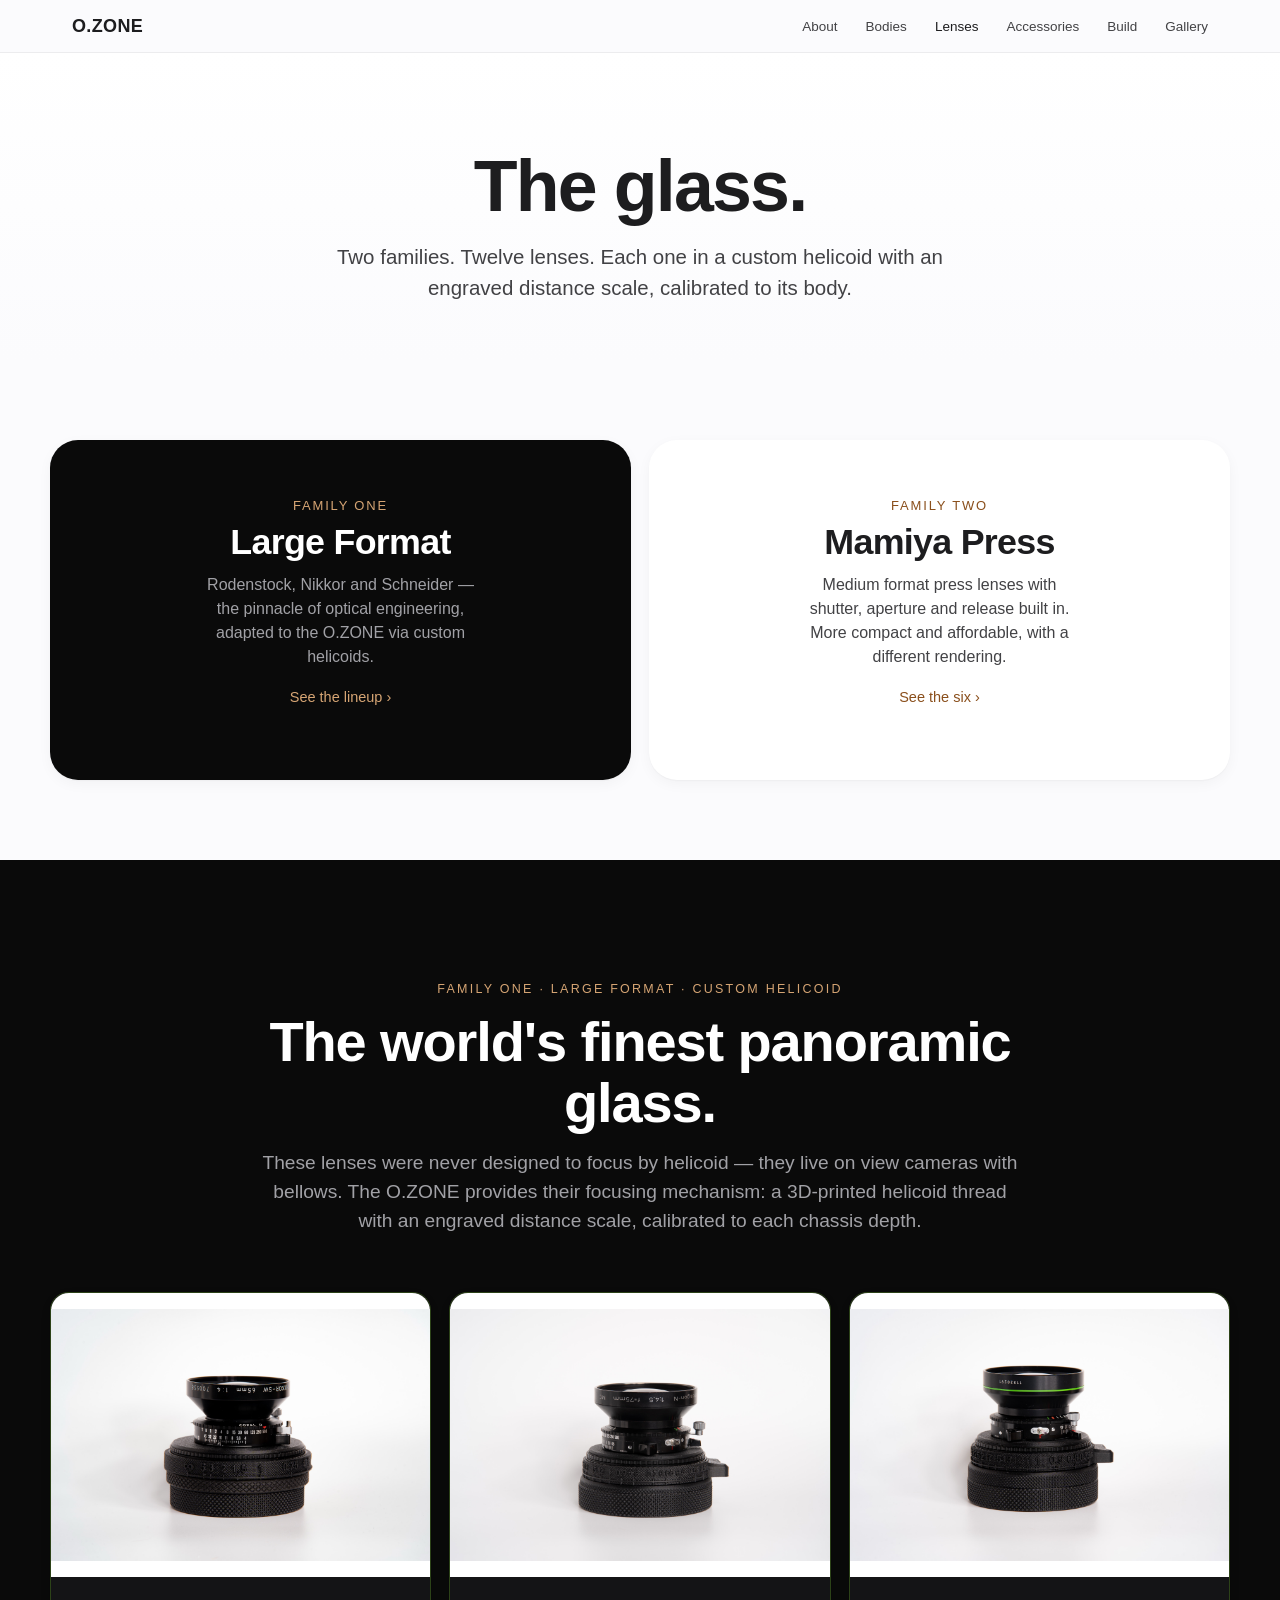
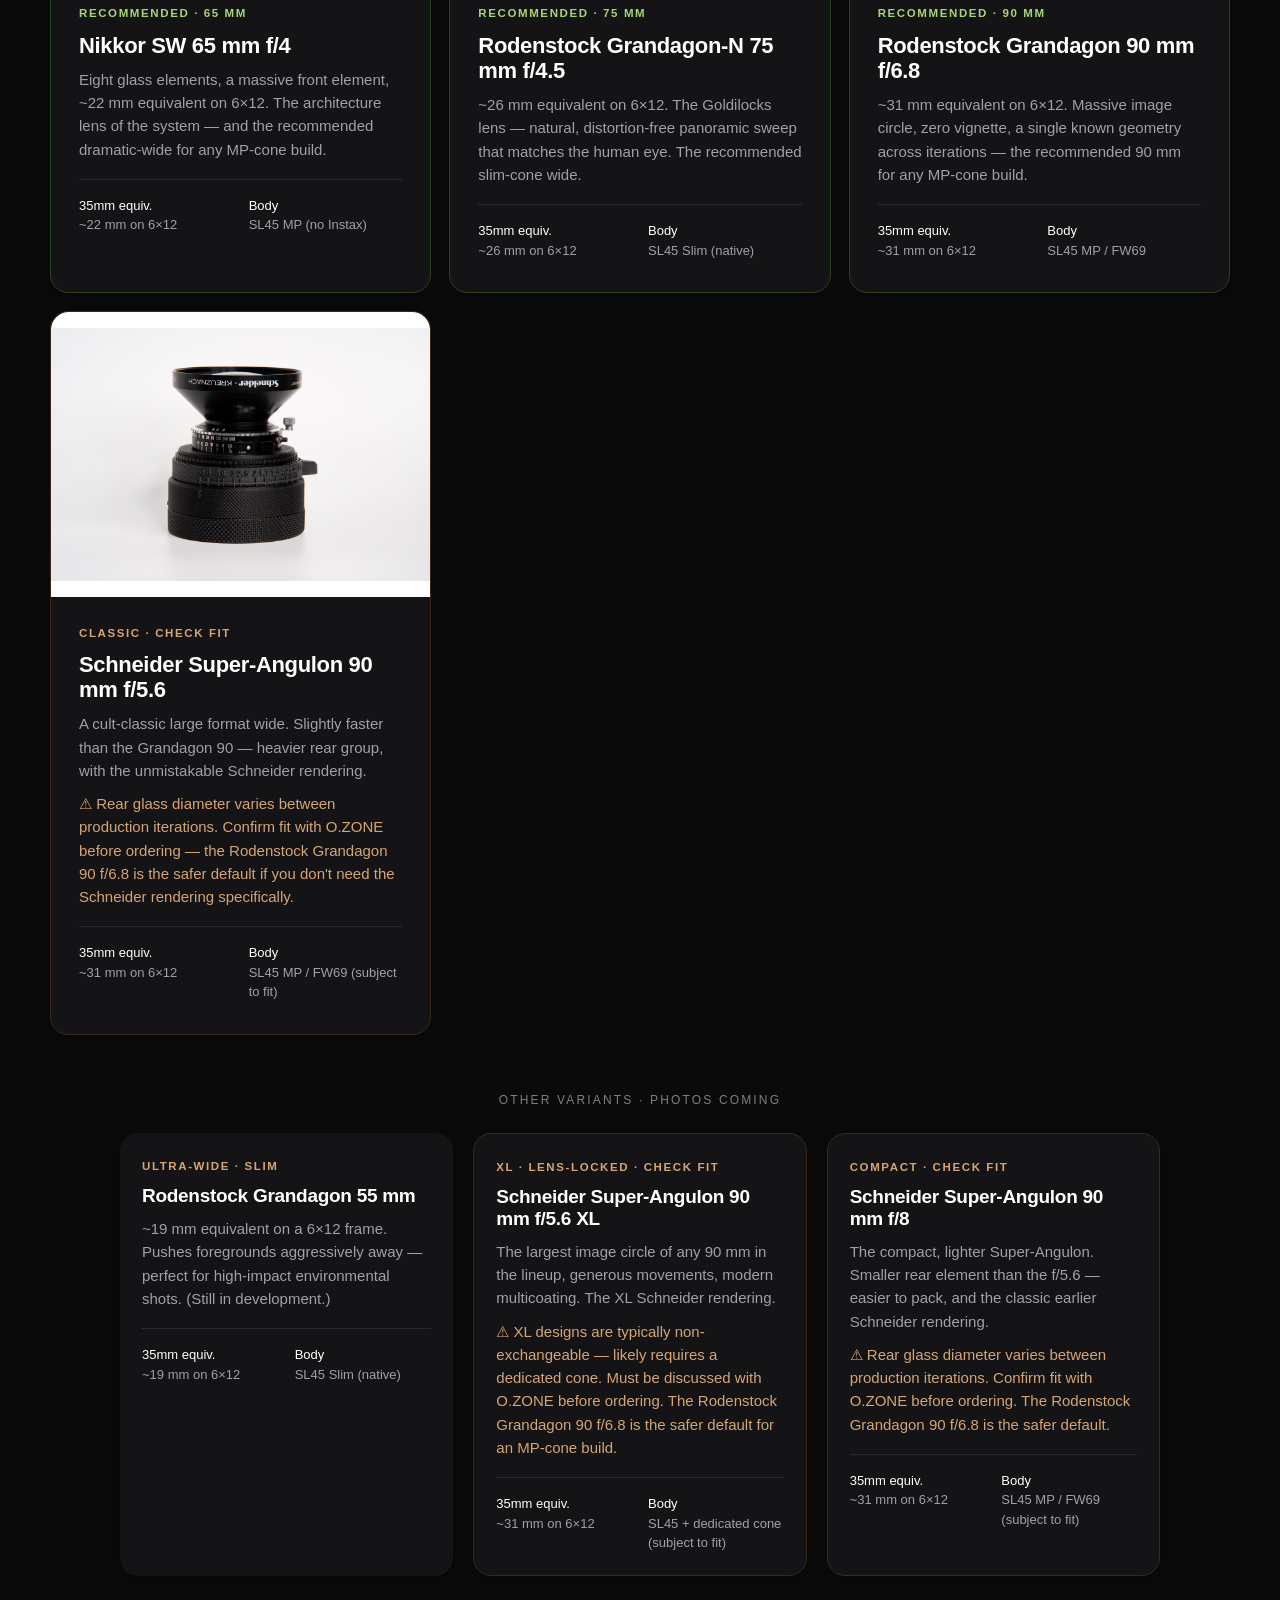
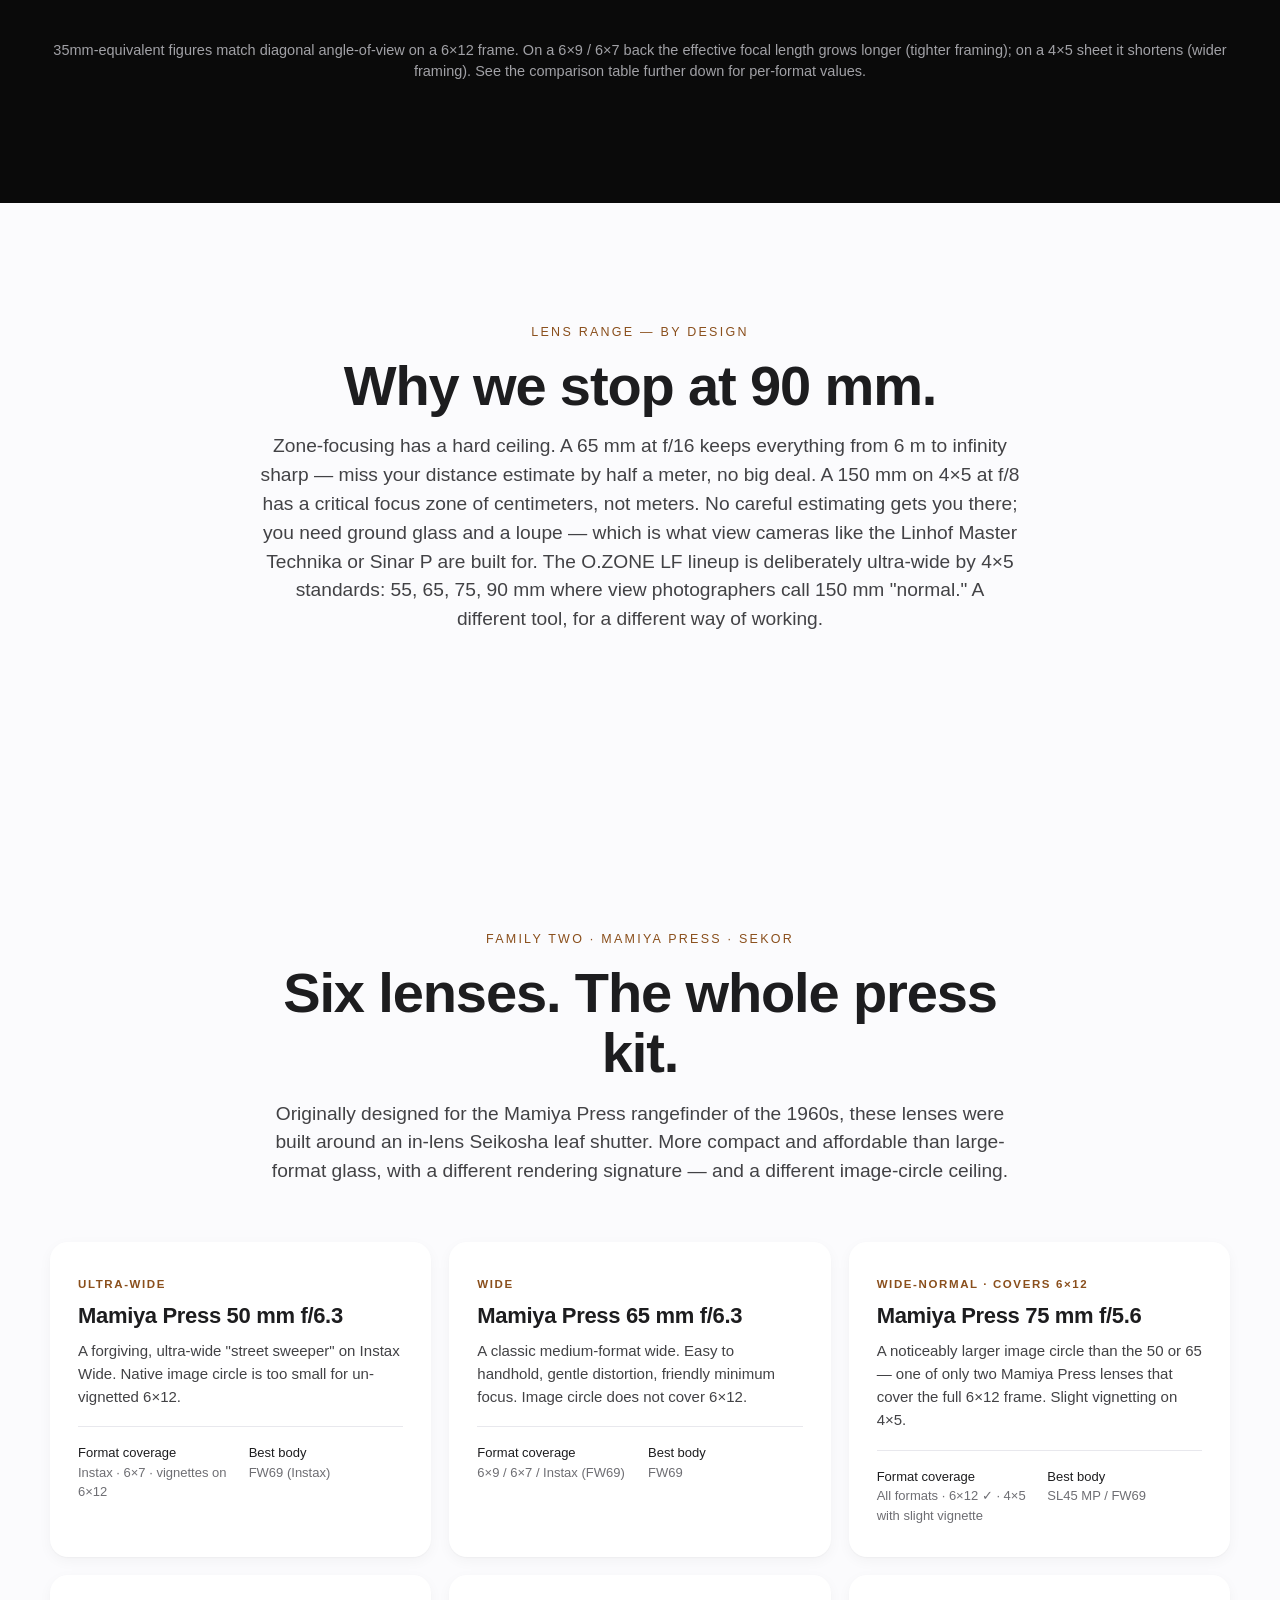
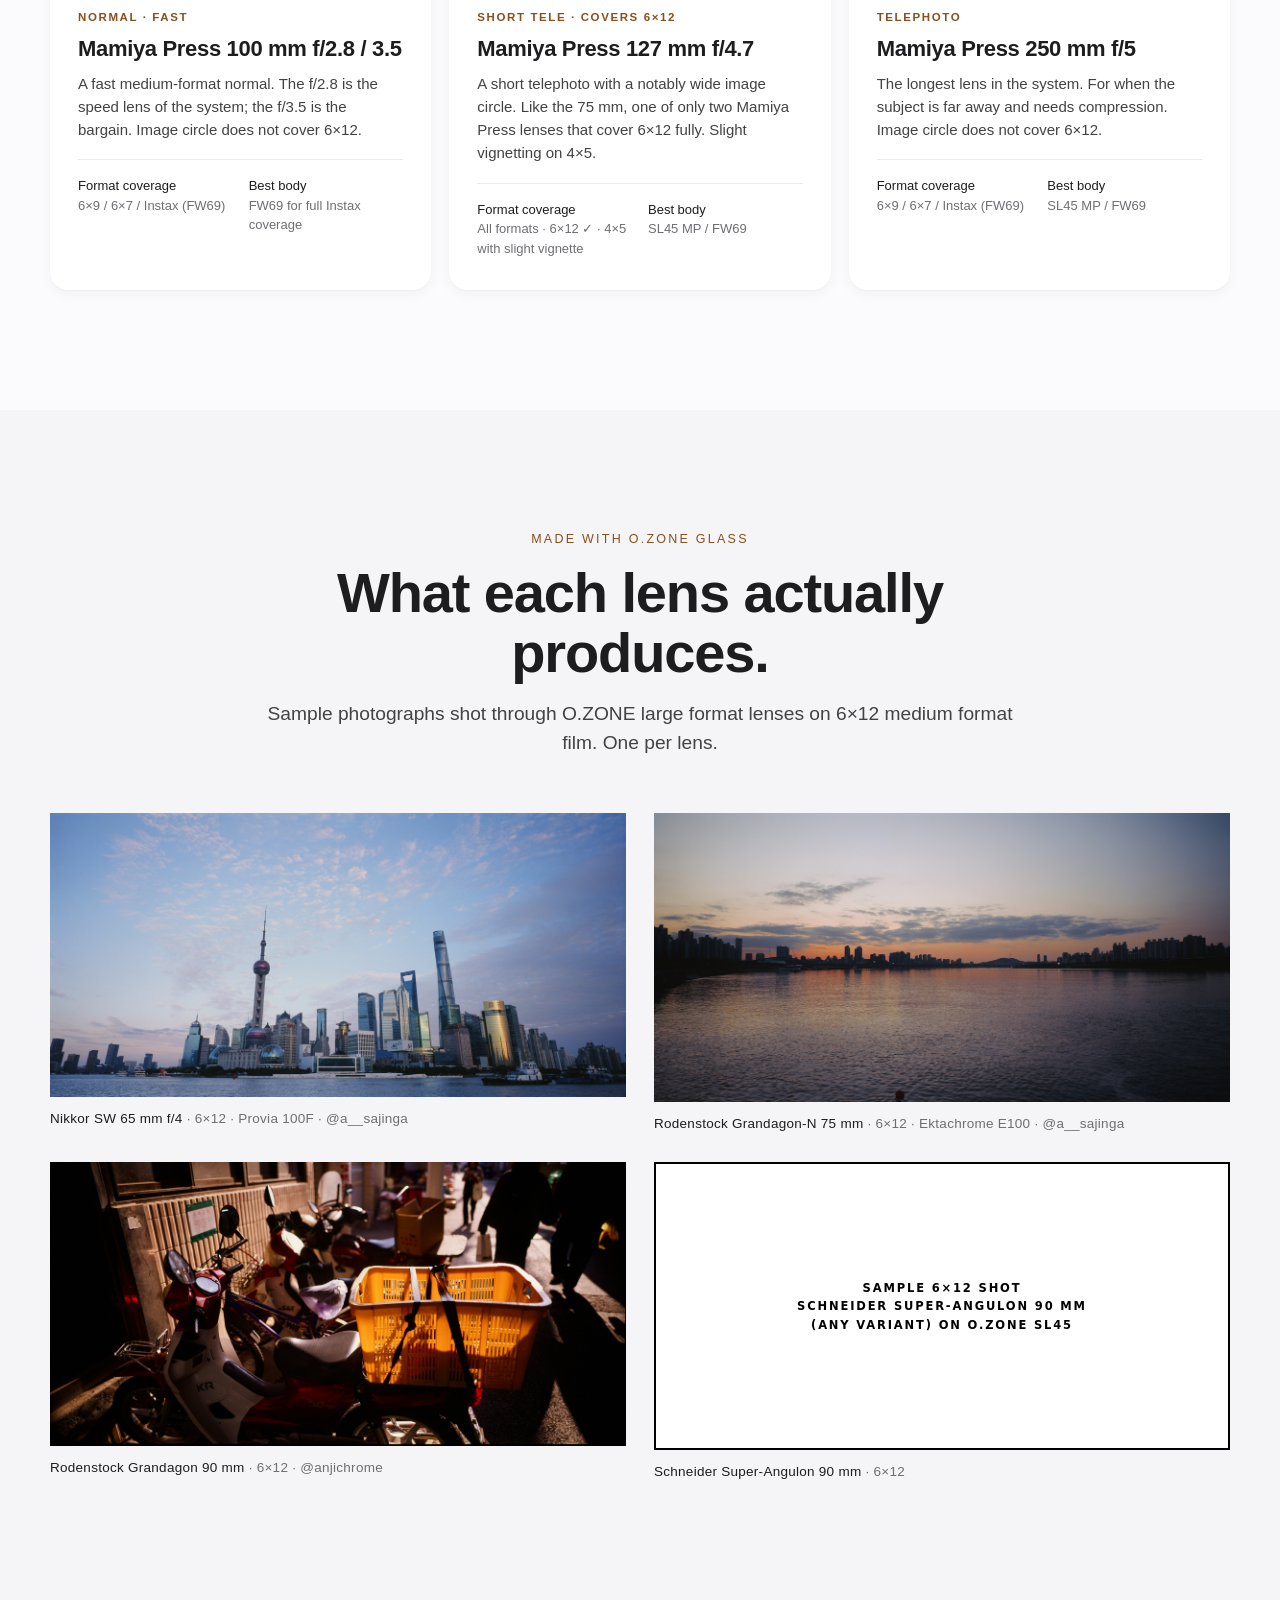
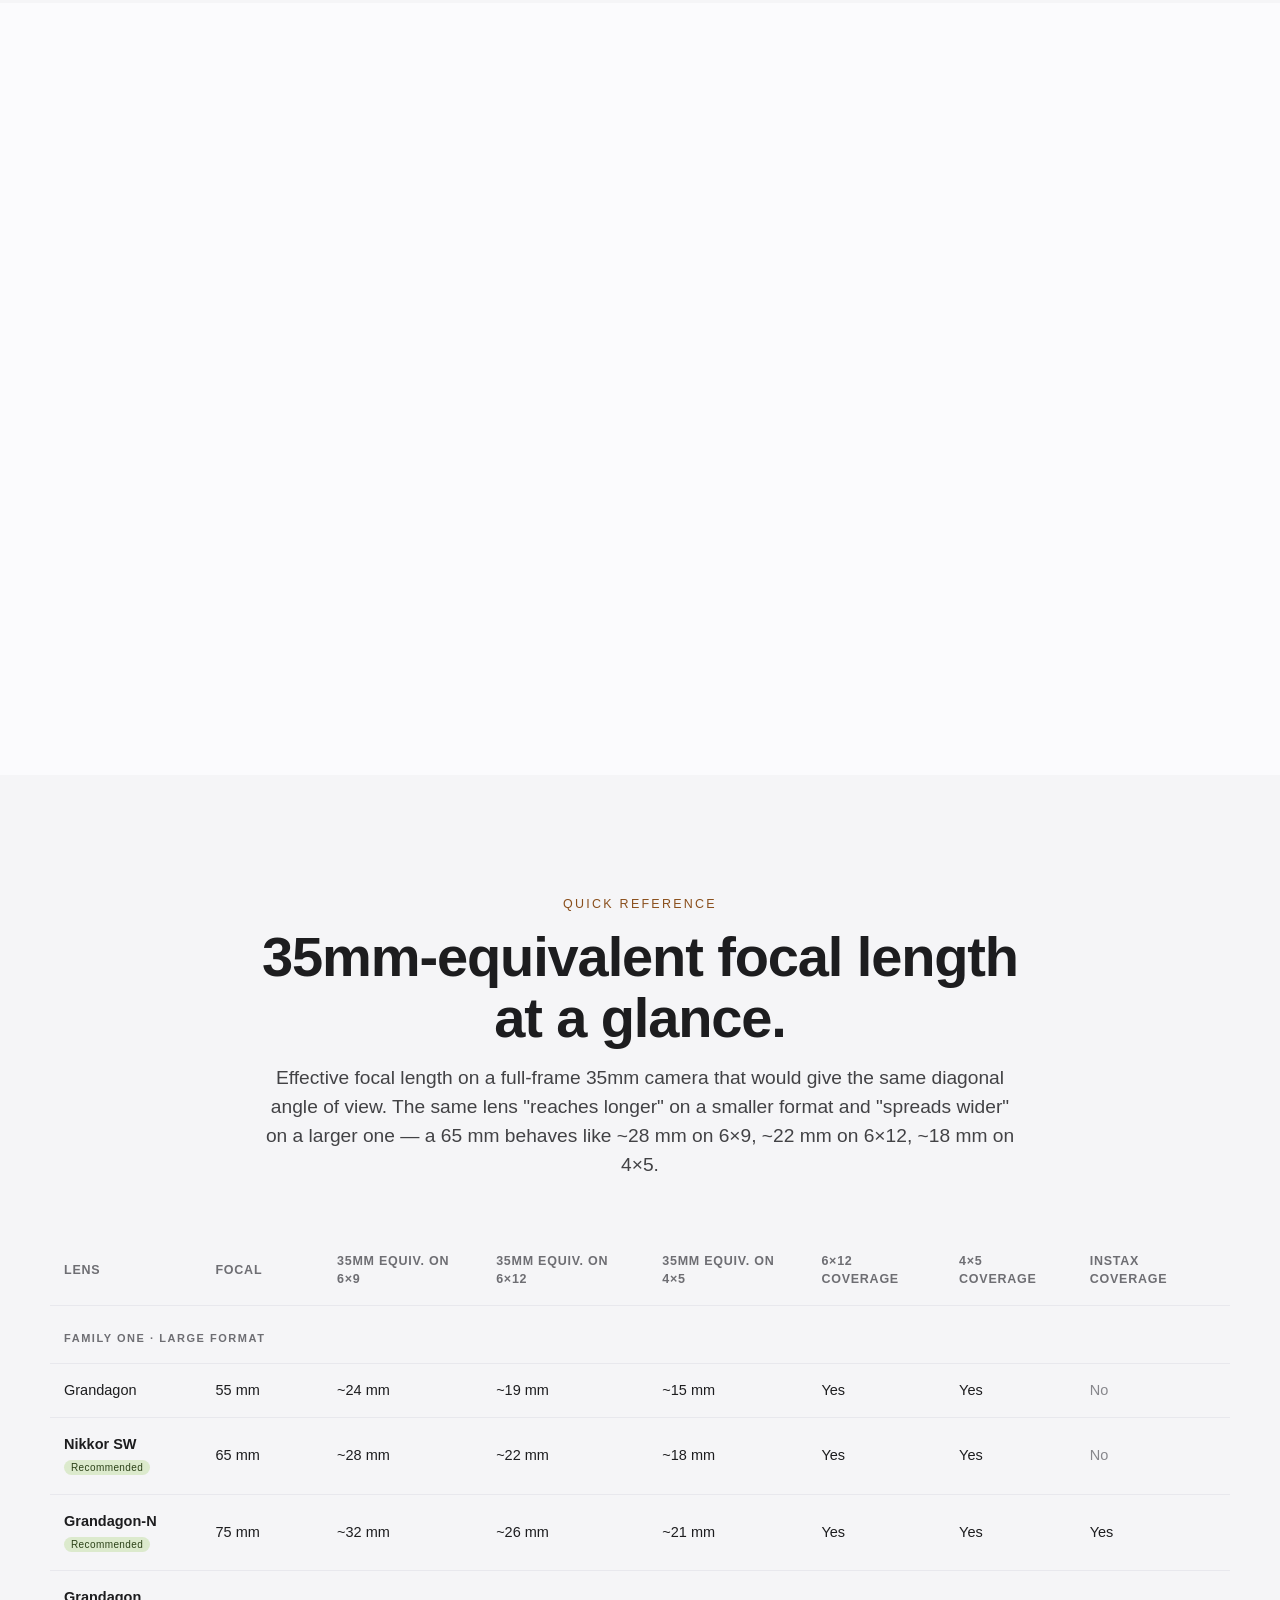
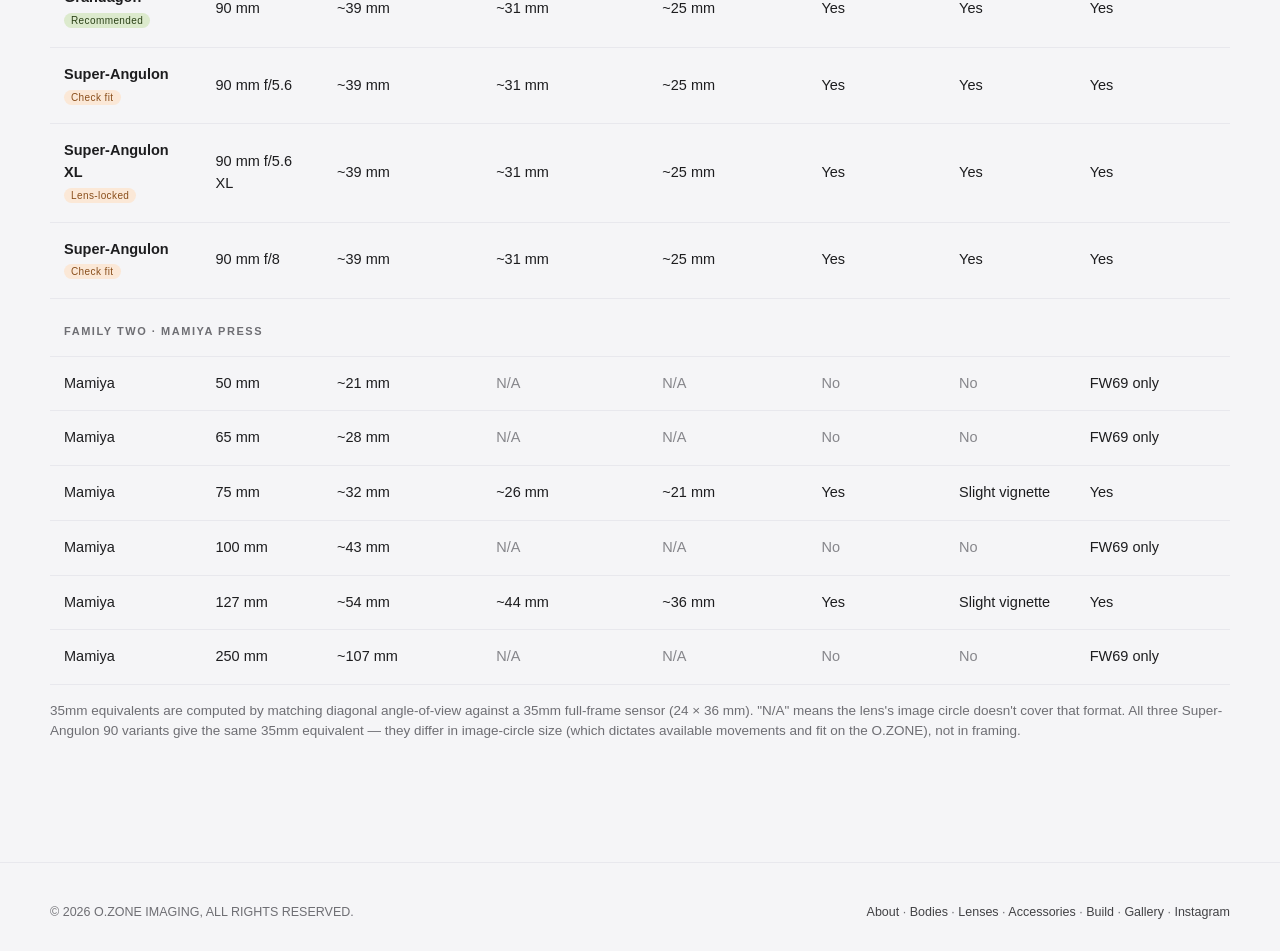
<file: lenses.html>
<!doctype html>
<html lang="en">
<head>
  <meta charset="utf-8" />
  <meta name="viewport" content="width=device-width, initial-scale=1" />
  <title>Lenses — O.ZONE</title>
  <meta name="description" content="The O.ZONE lens lineup: Mamiya Press medium format glass and Rodenstock, Nikkor and Schneider large format optics — mounted in custom 3D-printed helicoids." />

  <!-- Favicon -->
  <link rel="icon" href="favicon.svg" type="image/svg+xml" />

  <!-- Open Graph / link preview -->
  <meta property="og:type" content="website" />
  <meta property="og:site_name" content="O.ZONE" />
  <meta property="og:title" content="Lenses — O.ZONE" />
  <meta property="og:description" content="Large format glass — Rodenstock, Nikkor, Schneider — and Mamiya Press, all mounted in custom 3D-printed helicoids." />
  <meta property="og:image" content="https://o-zone.xyz/assets/og/lenses.jpg?v=2" />
  <meta property="og:image:width" content="1200" />
  <meta property="og:image:height" content="630" />
  <meta property="og:image:type" content="image/jpeg" />
  <meta name="twitter:image" content="https://o-zone.xyz/assets/og/lenses.jpg?v=2" />
  <meta property="og:url" content="https://o-zone.xyz/lenses.html" />
  <meta name="twitter:card" content="summary_large_image" />

  <link rel="stylesheet" href="css/style.css" />
</head>
<body>

  <!-- Nav -->
  <header class="nav">
    <div class="nav-inner">
      <a href="index.html" class="brand">O.ZONE</a>
      <button class="nav-toggle" aria-label="Menu" aria-expanded="false"><span></span></button>
      <ul class="nav-links">
        <li><a href="about.html">About</a></li>
        <li><a href="bodies.html">Bodies</a></li>
        <li><a href="lenses.html" class="active">Lenses</a></li>
        <li><a href="accessories.html">Accessories</a></li>
        <li><a href="build.html">Build</a></li>
        <li><a href="gallery.html">Gallery</a></li>
      </ul>
    </div>
  </header>

  <!-- Page head -->
  <section class="page-head">
    <h1>The glass.</h1>
    <p>Two families. Twelve lenses. Each one in a custom helicoid with an engraved distance scale, calibrated to its body.</p>
  </section>

  <!-- Family nav -->
  <section class="section compact">
    <div class="section-inner">
      <div class="tiles">
        <a href="#largeformat" class="tile dark reveal" style="min-height:340px;padding-bottom:32px;">
          <p class="tile-eyebrow">Family one</p>
          <h3 class="tile-title">Large Format</h3>
          <p class="tile-sub">Rodenstock, Nikkor and Schneider — the pinnacle of optical engineering, adapted to the O.ZONE via custom helicoids.</p>
          <span class="tile-link">See the lineup</span>
        </a>
        <a href="#mamiya" class="tile reveal" style="min-height:340px;padding-bottom:32px;">
          <p class="tile-eyebrow">Family two</p>
          <h3 class="tile-title">Mamiya Press</h3>
          <p class="tile-sub">Medium format press lenses with shutter, aperture and release built in. More compact and affordable, with a different rendering.</p>
          <span class="tile-link">See the six</span>
        </a>
      </div>
    </div>
  </section>

  <!-- Large format section · Family one -->
  <section class="section dark" id="largeformat">
    <div class="section-inner">
      <div class="section-head">
        <p class="section-eyebrow">Family one · Large format · custom helicoid</p>
        <h2 class="section-title">The world's finest panoramic glass.</h2>
        <p class="section-lede">These lenses were never designed to focus by helicoid — they live on view cameras with bellows. The O.ZONE provides their focusing mechanism: a 3D-printed helicoid thread with an engraved distance scale, calibrated to each chassis depth.</p>
      </div>

      <!-- Main lineup — lenses we have product shots for -->
      <div class="cards">
        <!-- Nikkor SW 65 — recommended choice at 65mm -->
        <div class="card reveal" style="background:#141416;color:#fff;border:1px solid #2c4218;">
          <a class="lens-card-img-link" href="assets/lenses/lg/nikkor-65-2.jpg" data-lightbox>
            <img src="assets/lenses/md/nikkor-65-2.jpg" alt="Nikkor SW 65 mm f/4 in custom O.ZONE helicoid" loading="lazy">
          </a>
          <span class="card-tag" style="color:#a7d674;">Recommended · 65 mm</span>
          <h3 style="color:#fff;">Nikkor SW 65 mm f/4</h3>
          <p class="desc" style="color:#a1a1a6;">Eight glass elements, a massive front element, ~22 mm equivalent on 6×12. The architecture lens of the system — and the recommended dramatic-wide for any MP-cone build.</p>
          <div class="meta" style="border-top-color:#2a2a2c;color:#a1a1a6;">
            <span><strong style="color:#fff;">35mm equiv.</strong><br/>~22 mm on 6×12</span>
            <span><strong style="color:#fff;">Body</strong><br/>SL45 MP (no Instax)</span>
          </div>
        </div>

        <!-- Rodenstock Grandagon-N 75 — recommended choice at 75mm -->
        <div class="card reveal" style="background:#141416;color:#fff;border:1px solid #2c4218;">
          <a class="lens-card-img-link" href="assets/lenses/lg/rodenstock-75-1.jpg" data-lightbox>
            <img src="assets/lenses/md/rodenstock-75-1.jpg" alt="Rodenstock Grandagon-N 75 mm f/4.5 in custom O.ZONE helicoid" loading="lazy">
          </a>
          <span class="card-tag" style="color:#a7d674;">Recommended · 75 mm</span>
          <h3 style="color:#fff;">Rodenstock Grandagon-N 75 mm f/4.5</h3>
          <p class="desc" style="color:#a1a1a6;">~26 mm equivalent on 6×12. The Goldilocks lens — natural, distortion-free panoramic sweep that matches the human eye. The recommended slim-cone wide.</p>
          <div class="meta" style="border-top-color:#2a2a2c;color:#a1a1a6;">
            <span><strong style="color:#fff;">35mm equiv.</strong><br/>~26 mm on 6×12</span>
            <span><strong style="color:#fff;">Body</strong><br/>SL45 Slim (native)</span>
          </div>
        </div>

        <!-- Rodenstock Grandagon 90 — recommended choice at 90mm -->
        <div class="card reveal" style="background:#141416;color:#fff;border:1px solid #2c4218;">
          <a class="lens-card-img-link" href="assets/lenses/lg/grandagon-90-1.jpg" data-lightbox>
            <img src="assets/lenses/md/grandagon-90-1.jpg" alt="Rodenstock Grandagon 90 mm f/6.8 in custom O.ZONE helicoid" loading="lazy">
          </a>
          <span class="card-tag" style="color:#a7d674;">Recommended · 90 mm</span>
          <h3 style="color:#fff;">Rodenstock Grandagon 90 mm f/6.8</h3>
          <p class="desc" style="color:#a1a1a6;">~31 mm equivalent on 6×12. Massive image circle, zero vignette, a single known geometry across iterations — the recommended 90 mm for any MP-cone build.</p>
          <div class="meta" style="border-top-color:#2a2a2c;color:#a1a1a6;">
            <span><strong style="color:#fff;">35mm equiv.</strong><br/>~31 mm on 6×12</span>
            <span><strong style="color:#fff;">Body</strong><br/>SL45 MP / FW69</span>
          </div>
        </div>

        <!-- Schneider Super-Angulon 90 f/5.6 -->
        <div class="card reveal" style="background:#141416;color:#fff;border:1px solid #3a2a18;">
          <a class="lens-card-img-link" href="assets/lenses/lg/schnider-super-angulon-90-1.jpg" data-lightbox>
            <img src="assets/lenses/md/schnider-super-angulon-90-1.jpg" alt="Schneider Super-Angulon 90 mm f/5.6 in custom O.ZONE helicoid" loading="lazy">
          </a>
          <span class="card-tag" style="color:#d6a574;">Classic · check fit</span>
          <h3 style="color:#fff;">Schneider Super-Angulon 90 mm f/5.6</h3>
          <p class="desc" style="color:#a1a1a6;">A cult-classic large format wide. Slightly faster than the Grandagon 90 — heavier rear group, with the unmistakable Schneider rendering.</p>
          <p class="desc" style="color:#d6a574;margin-top:10px;font-weight:500;">⚠ Rear glass diameter varies between production iterations. Confirm fit with O.ZONE before ordering — the Rodenstock Grandagon 90 f/6.8 is the safer default if you don't need the Schneider rendering specifically.</p>
          <div class="meta" style="border-top-color:#2a2a2c;color:#a1a1a6;">
            <span><strong style="color:#fff;">35mm equiv.</strong><br/>~31 mm on 6×12</span>
            <span><strong style="color:#fff;">Body</strong><br/>SL45 MP / FW69 (subject to fit)</span>
          </div>
        </div>
      </div>

      <!-- Other variants — supported but no product photo yet -->
      <p class="lens-variants-intro">Other variants · photos coming</p>
      <div class="cards cards-compact">
        <!-- Rodenstock Grandagon 55 — still in development -->
        <div class="card reveal" style="background:#141416;color:#fff;">
          <span class="card-tag" style="color:#d6a574;">Ultra-wide · slim</span>
          <h3 style="color:#fff;">Rodenstock Grandagon 55 mm</h3>
          <p class="desc" style="color:#a1a1a6;">~19 mm equivalent on a 6×12 frame. Pushes foregrounds aggressively away — perfect for high-impact environmental shots. (Still in development.)</p>
          <div class="meta" style="border-top-color:#2a2a2c;color:#a1a1a6;">
            <span><strong style="color:#fff;">35mm equiv.</strong><br/>~19 mm on 6×12</span>
            <span><strong style="color:#fff;">Body</strong><br/>SL45 Slim (native)</span>
          </div>
        </div>

        <!-- Schneider Super-Angulon 90 XL -->
        <div class="card reveal" style="background:#141416;color:#fff;border:1px solid #3a2a18;">
          <span class="card-tag" style="color:#d6a574;">XL · Lens-locked · check fit</span>
          <h3 style="color:#fff;">Schneider Super-Angulon 90 mm f/5.6 XL</h3>
          <p class="desc" style="color:#a1a1a6;">The largest image circle of any 90 mm in the lineup, generous movements, modern multicoating. The XL Schneider rendering.</p>
          <p class="desc" style="color:#d6a574;margin-top:10px;font-weight:500;">⚠ XL designs are typically non-exchangeable — likely requires a dedicated cone. Must be discussed with O.ZONE before ordering. The Rodenstock Grandagon 90 f/6.8 is the safer default for an MP-cone build.</p>
          <div class="meta" style="border-top-color:#2a2a2c;color:#a1a1a6;">
            <span><strong style="color:#fff;">35mm equiv.</strong><br/>~31 mm on 6×12</span>
            <span><strong style="color:#fff;">Body</strong><br/>SL45 + dedicated cone (subject to fit)</span>
          </div>
        </div>

        <!-- Schneider Super-Angulon 90 f/8 -->
        <div class="card reveal" style="background:#141416;color:#fff;border:1px solid #3a2a18;">
          <span class="card-tag" style="color:#d6a574;">Compact · check fit</span>
          <h3 style="color:#fff;">Schneider Super-Angulon 90 mm f/8</h3>
          <p class="desc" style="color:#a1a1a6;">The compact, lighter Super-Angulon. Smaller rear element than the f/5.6 — easier to pack, and the classic earlier Schneider rendering.</p>
          <p class="desc" style="color:#d6a574;margin-top:10px;font-weight:500;">⚠ Rear glass diameter varies between production iterations. Confirm fit with O.ZONE before ordering. The Rodenstock Grandagon 90 f/6.8 is the safer default.</p>
          <div class="meta" style="border-top-color:#2a2a2c;color:#a1a1a6;">
            <span><strong style="color:#fff;">35mm equiv.</strong><br/>~31 mm on 6×12</span>
            <span><strong style="color:#fff;">Body</strong><br/>SL45 MP / FW69 (subject to fit)</span>
          </div>
        </div>
      </div>

      <p class="center mt-l" style="color:#a1a1a6;font-size:14.5px;">35mm-equivalent figures match diagonal angle-of-view on a 6×12 frame. On a 6×9 / 6×7 back the effective focal length grows longer (tighter framing); on a 4×5 sheet it shortens (wider framing). See the comparison table further down for per-format values.</p>
    </div>
  </section>

  <!-- By design — why the LF lineup tops out at 90 mm -->
  <section class="section">
    <div class="section-inner">
      <div class="section-head">
        <p class="section-eyebrow">Lens range — by design</p>
        <h2 class="section-title">Why we stop at 90 mm.</h2>
        <p class="section-lede">Zone-focusing has a hard ceiling. A 65 mm at f/16 keeps everything from 6 m to infinity sharp — miss your distance estimate by half a meter, no big deal. A 150 mm on 4×5 at f/8 has a critical focus zone of centimeters, not meters. No careful estimating gets you there; you need ground glass and a loupe — which is what view cameras like the Linhof Master Technika or Sinar P are built for. The O.ZONE LF lineup is deliberately ultra-wide by 4×5 standards: 55, 65, 75, 90 mm where view photographers call 150 mm "normal." A different tool, for a different way of working.</p>
      </div>
    </div>
  </section>

  <!-- Mamiya Press section · Family two -->
  <section class="section" id="mamiya">
    <div class="section-inner">
      <div class="section-head">
        <p class="section-eyebrow">Family two · Mamiya Press · Sekor</p>
        <h2 class="section-title">Six lenses. The whole press kit.</h2>
        <p class="section-lede">Originally designed for the Mamiya Press rangefinder of the 1960s, these lenses were built around an in-lens Seikosha leaf shutter. More compact and affordable than large-format glass, with a different rendering signature — and a different image-circle ceiling.</p>
      </div>

      <div class="cards">
        <div class="card reveal">
          <span class="card-tag">Ultra-wide</span>
          <h3>Mamiya Press 50 mm f/6.3</h3>
          <p class="desc">A forgiving, ultra-wide "street sweeper" on Instax Wide. Native image circle is too small for un-vignetted 6×12.</p>
          <div class="meta">
            <span><strong>Format coverage</strong><br/>Instax · 6×7 · vignettes on 6×12</span>
            <span><strong>Best body</strong><br/>FW69 (Instax)</span>
          </div>
        </div>

        <div class="card reveal">
          <span class="card-tag">Wide</span>
          <h3>Mamiya Press 65 mm f/6.3</h3>
          <p class="desc">A classic medium-format wide. Easy to handhold, gentle distortion, friendly minimum focus. Image circle does not cover 6×12.</p>
          <div class="meta">
            <span><strong>Format coverage</strong><br/>6×9 / 6×7 / Instax (FW69)</span>
            <span><strong>Best body</strong><br/>FW69</span>
          </div>
        </div>

        <div class="card reveal">
          <span class="card-tag">Wide-normal · Covers 6×12</span>
          <h3>Mamiya Press 75 mm f/5.6</h3>
          <p class="desc">A noticeably larger image circle than the 50 or 65 — one of only two Mamiya Press lenses that cover the full 6×12 frame. Slight vignetting on 4×5.</p>
          <div class="meta">
            <span><strong>Format coverage</strong><br/>All formats · 6×12 ✓ · 4×5 with slight vignette</span>
            <span><strong>Best body</strong><br/>SL45 MP / FW69</span>
          </div>
        </div>

        <div class="card reveal">
          <span class="card-tag">Normal · fast</span>
          <h3>Mamiya Press 100 mm f/2.8 / 3.5</h3>
          <p class="desc">A fast medium-format normal. The f/2.8 is the speed lens of the system; the f/3.5 is the bargain. Image circle does not cover 6×12.</p>
          <div class="meta">
            <span><strong>Format coverage</strong><br/>6×9 / 6×7 / Instax (FW69)</span>
            <span><strong>Best body</strong><br/>FW69 for full Instax coverage</span>
          </div>
        </div>

        <div class="card reveal">
          <span class="card-tag">Short tele · Covers 6×12</span>
          <h3>Mamiya Press 127 mm f/4.7</h3>
          <p class="desc">A short telephoto with a notably wide image circle. Like the 75 mm, one of only two Mamiya Press lenses that cover 6×12 fully. Slight vignetting on 4×5.</p>
          <div class="meta">
            <span><strong>Format coverage</strong><br/>All formats · 6×12 ✓ · 4×5 with slight vignette</span>
            <span><strong>Best body</strong><br/>SL45 MP / FW69</span>
          </div>
        </div>

        <div class="card reveal">
          <span class="card-tag">Telephoto</span>
          <h3>Mamiya Press 250 mm f/5</h3>
          <p class="desc">The longest lens in the system. For when the subject is far away and needs compression. Image circle does not cover 6×12.</p>
          <div class="meta">
            <span><strong>Format coverage</strong><br/>6×9 / 6×7 / Instax (FW69)</span>
            <span><strong>Best body</strong><br/>SL45 MP / FW69</span>
          </div>
        </div>
      </div>
    </div>
  </section>

  <!-- Made with O.ZONE glass — sample photo gallery -->
  <section class="section gray" id="samples">
    <div class="section-inner">
      <div class="section-head">
        <p class="section-eyebrow">Made with O.ZONE glass</p>
        <h2 class="section-title">What each lens actually produces.</h2>
        <p class="section-lede">Sample photographs shot through O.ZONE large format lenses on 6×12 medium format film. One per lens.</p>
      </div>

      <div class="sample-grid">
        <figure class="reveal">
          <a class="gallery-img-link" href="assets/gallery/a__sajinga/lg/fw45-nikkor-65-provia-100f.jpg" data-lightbox>
            <img class="gallery-img" src="assets/gallery/a__sajinga/md/fw45-nikkor-65-provia-100f.jpg" alt="Shanghai daytime skyline on Nikkor SW 65 mm, 6×12 on Provia 100F" loading="lazy">
          </a>
          <figcaption><strong>Nikkor SW 65 mm f/4</strong> · 6×12 · Provia 100F · <a href="https://www.instagram.com/a__sajinga/" target="_blank" rel="noopener">@a__sajinga</a></figcaption>
        </figure>
        <figure class="reveal">
          <a class="gallery-img-link" href="assets/gallery/a__sajinga/lg/260227-sl45-rodenstock-75mm-e1000.jpg" data-lightbox>
            <img class="gallery-img" src="assets/gallery/a__sajinga/md/260227-sl45-rodenstock-75mm-e1000.jpg" alt="Han River at dusk on Rodenstock Grandagon-N 75 mm, 6×12 on Ektachrome E100" loading="lazy">
          </a>
          <figcaption><strong>Rodenstock Grandagon-N 75 mm</strong> · 6×12 · Ektachrome E100 · <a href="https://www.instagram.com/a__sajinga/" target="_blank" rel="noopener">@a__sajinga</a></figcaption>
        </figure>
        <figure class="reveal">
          <a class="gallery-img-link" href="assets/gallery/anjichrome/lg/sl45-rodenstock-90mm-6x12-1.jpg" data-lightbox>
            <img class="gallery-img" src="assets/gallery/anjichrome/md/sl45-rodenstock-90mm-6x12-1.jpg" alt="6×12 panorama on Rodenstock Grandagon 90 mm" loading="lazy">
          </a>
          <figcaption><strong>Rodenstock Grandagon 90 mm</strong> · 6×12 · <a href="https://www.instagram.com/anjichrome/" target="_blank" rel="noopener">@anjichrome</a></figcaption>
        </figure>
        <figure class="reveal">
          <div class="img-placeholder pano">Sample 6×12 shot<br/>Schneider Super-Angulon 90 mm<br/>(any variant) on O.ZONE SL45</div>
          <figcaption><strong>Schneider Super-Angulon 90 mm</strong> · 6×12</figcaption>
        </figure>
      </div>
    </div>
  </section>

  <!-- Helicoid feature -->
  <section class="section">
    <div class="section-inner">
      <div class="panel reveal">
        <div>
          <p class="panel-eyebrow">The helicoid</p>
          <h2>A focus ring,<br/>3D-printed.</h2>
          <p class="panel-lede">Large format lenses don't have focus rings — they're designed to focus by moving the entire lens board on a bellows. The O.ZONE replaces that bellows with a 3D-printed helicoid thread, engraved with a distance scale calibrated to the specific chassis depth and back you're using.</p>
          <p class="panel-lede">Because the distance required to shift focus expands sharply as you get closer, the millimeter markings stretch further apart at minimum focus. Read the scale, dial it in, commit.</p>
        </div>
        <a class="panel-img-link" href="assets/lenses/lg/nikkor-65-helicoid-closeup.jpg" data-lightbox>
          <img src="assets/lenses/md/nikkor-65-helicoid-closeup.jpg" alt="Close-up of the 3D-printed helicoid with engraved distance scale on a Nikkor SW 65 mm" loading="lazy">
        </a>
      </div>
    </div>
  </section>

  <!-- Field-of-view comparison strip -->
  <section class="section gray">
    <div class="section-inner">
      <div class="section-head">
        <p class="section-eyebrow">Quick reference</p>
        <h2 class="section-title">35mm-equivalent focal length at a glance.</h2>
        <p class="section-lede">Effective focal length on a full-frame 35mm camera that would give the same diagonal angle of view. The same lens "reaches longer" on a smaller format and "spreads wider" on a larger one — a 65 mm behaves like ~28 mm on 6×9, ~22 mm on 6×12, ~18 mm on 4×5.</p>
      </div>

      <div style="overflow-x:auto;">
        <table class="compat">
          <thead>
            <tr>
              <th>Lens</th>
              <th>Focal</th>
              <th>35mm equiv. on 6×9</th>
              <th>35mm equiv. on 6×12</th>
              <th>35mm equiv. on 4×5</th>
              <th>6×12 coverage</th>
              <th>4×5 coverage</th>
              <th>Instax coverage</th>
            </tr>
          </thead>
          <tbody>
            <tr><td colspan="8" style="font-size:11px;letter-spacing:0.14em;text-transform:uppercase;color:var(--ink-mute);font-weight:600;padding-top:24px;">Family one · Large format</td></tr>
            <tr><td>Grandagon</td><td>55 mm</td><td>~24 mm</td><td>~19 mm</td><td>~15 mm</td><td class="yes">Yes</td><td class="yes">Yes</td><td class="no">No</td></tr>
            <tr><td><strong>Nikkor SW</strong><br/><span class="tag" style="font-size:10px;padding:2px 7px;background:#dceacd;color:#2c4218;">Recommended</span></td><td>65 mm</td><td>~28 mm</td><td>~22 mm</td><td>~18 mm</td><td class="yes">Yes</td><td class="yes">Yes</td><td class="no">No</td></tr>
            <tr><td><strong>Grandagon-N</strong><br/><span class="tag" style="font-size:10px;padding:2px 7px;background:#dceacd;color:#2c4218;">Recommended</span></td><td>75 mm</td><td>~32 mm</td><td>~26 mm</td><td>~21 mm</td><td class="yes">Yes</td><td class="yes">Yes</td><td class="yes">Yes</td></tr>
            <tr><td><strong>Grandagon</strong><br/><span class="tag" style="font-size:10px;padding:2px 7px;background:#dceacd;color:#2c4218;">Recommended</span></td><td>90 mm</td><td>~39 mm</td><td>~31 mm</td><td>~25 mm</td><td class="yes">Yes</td><td class="yes">Yes</td><td class="yes">Yes</td></tr>
            <tr><td><strong>Super-Angulon</strong><br/><span class="tag warn" style="font-size:10px;padding:2px 7px;">Check fit</span></td><td>90 mm f/5.6</td><td>~39 mm</td><td>~31 mm</td><td>~25 mm</td><td class="yes">Yes</td><td class="yes">Yes</td><td class="yes">Yes</td></tr>
            <tr><td><strong>Super-Angulon XL</strong><br/><span class="tag warn" style="font-size:10px;padding:2px 7px;">Lens-locked</span></td><td>90 mm f/5.6 XL</td><td>~39 mm</td><td>~31 mm</td><td>~25 mm</td><td class="yes">Yes</td><td class="yes">Yes</td><td class="yes">Yes</td></tr>
            <tr><td><strong>Super-Angulon</strong><br/><span class="tag warn" style="font-size:10px;padding:2px 7px;">Check fit</span></td><td>90 mm f/8</td><td>~39 mm</td><td>~31 mm</td><td>~25 mm</td><td class="yes">Yes</td><td class="yes">Yes</td><td class="yes">Yes</td></tr>
            <tr><td colspan="8" style="font-size:11px;letter-spacing:0.14em;text-transform:uppercase;color:var(--ink-mute);font-weight:600;padding-top:24px;">Family two · Mamiya Press</td></tr>
            <tr><td>Mamiya</td><td>50 mm</td><td>~21 mm</td><td class="no">N/A</td><td class="no">N/A</td><td class="no">No</td><td class="no">No</td><td class="yes">FW69 only</td></tr>
            <tr><td>Mamiya</td><td>65 mm</td><td>~28 mm</td><td class="no">N/A</td><td class="no">N/A</td><td class="no">No</td><td class="no">No</td><td class="yes">FW69 only</td></tr>
            <tr><td>Mamiya</td><td>75 mm</td><td>~32 mm</td><td>~26 mm</td><td>~21 mm</td><td class="yes">Yes</td><td class="yes">Slight vignette</td><td class="yes">Yes</td></tr>
            <tr><td>Mamiya</td><td>100 mm</td><td>~43 mm</td><td class="no">N/A</td><td class="no">N/A</td><td class="no">No</td><td class="no">No</td><td class="yes">FW69 only</td></tr>
            <tr><td>Mamiya</td><td>127 mm</td><td>~54 mm</td><td>~44 mm</td><td>~36 mm</td><td class="yes">Yes</td><td class="yes">Slight vignette</td><td class="yes">Yes</td></tr>
            <tr><td>Mamiya</td><td>250 mm</td><td>~107 mm</td><td class="no">N/A</td><td class="no">N/A</td><td class="no">No</td><td class="no">No</td><td class="yes">FW69 only</td></tr>
          </tbody>
        </table>
        <p style="margin-top:16px;font-size:13.5px;color:var(--ink-mute);">35mm equivalents are computed by matching diagonal angle-of-view against a 35mm full-frame sensor (24 × 36 mm). "N/A" means the lens's image circle doesn't cover that format. All three Super-Angulon 90 variants give the same 35mm equivalent — they differ in image-circle size (which dictates available movements and fit on the O.ZONE), not in framing.</p>
      </div>
    </div>
  </section>

  <!-- Footer -->
  <footer class="foot">
    <div class="foot-inner">
      <span>© 2026 O.ZONE IMAGING, ALL RIGHTS RESERVED.</span>
      <span><a href="about.html">About</a> · <a href="bodies.html">Bodies</a> · <a href="lenses.html">Lenses</a> · <a href="accessories.html">Accessories</a> · <a href="build.html">Build</a> · <a href="gallery.html">Gallery</a> · <a href="https://www.instagram.com/o.zone69/" target="_blank" rel="noopener">Instagram</a></span>
    </div>
  </footer>

  <script src="js/main.js"></script>
</body>
</html>
</file>
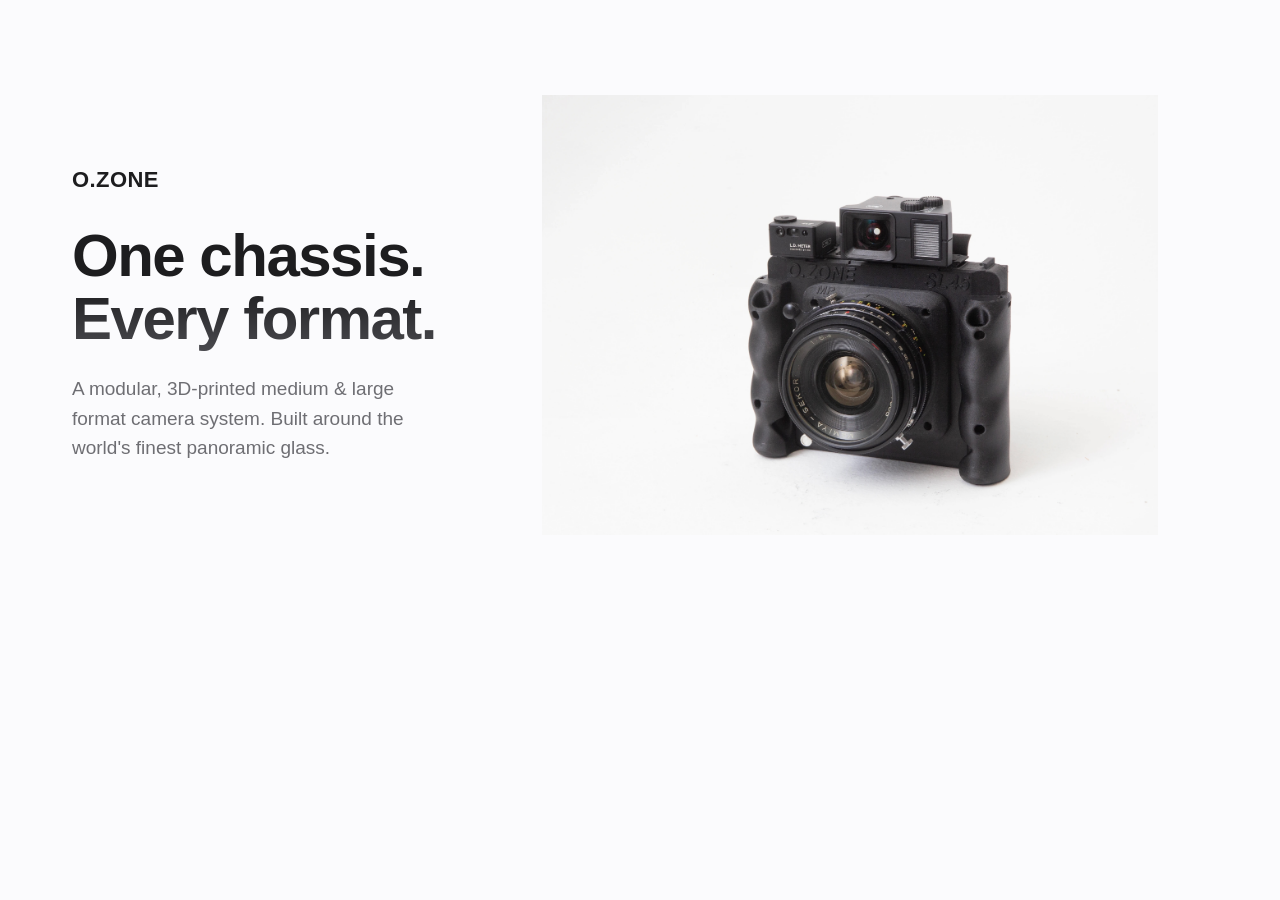
<file: assets/og/og.html>
<!doctype html>
<html lang="en">
<head>
<meta charset="utf-8" />
<title>O.ZONE — Open Graph image source</title>
<style>
  /*
   * Renders at exactly 1200 × 630 (the Open Graph / iMessage / Discord
   * preview standard, 1.91:1). Used only as a source for assets/hero/og.png —
   * re-render with:
   *
   *   /Applications/Google\ Chrome.app/Contents/MacOS/Google\ Chrome \
   *     --headless --disable-gpu --hide-scrollbars \
   *     --window-size=1200,630 \
   *     --screenshot="$(pwd)/../hero/og.png" \
   *     "file://$(pwd)/og.html"
   */
  html, body { margin: 0; padding: 0; }
  body {
    width: 1200px;
    height: 630px;
    background: #fbfbfd;
    font-family: -apple-system, BlinkMacSystemFont, "SF Pro Display",
                 "Helvetica Neue", Helvetica, Arial, sans-serif;
    color: #1d1d1f;
    display: grid;
    grid-template-columns: 5fr 7fr;
    align-items: center;
    overflow: hidden;
    -webkit-font-smoothing: antialiased;
  }
  .text {
    padding: 0 56px 0 72px;
  }
  .brand {
    font-size: 22px;
    font-weight: 600;
    letter-spacing: 0.02em;
    margin-bottom: 32px;
  }
  h1 {
    font-size: 60px;
    font-weight: 600;
    letter-spacing: -0.025em;
    line-height: 1.04;
    margin: 0 0 24px;
  }
  h1 em {
    font-style: normal;
    background: linear-gradient(180deg, #1d1d1f 0%, #4a4a4f 100%);
    -webkit-background-clip: text;
    background-clip: text;
    color: transparent;
  }
  .lede {
    font-size: 19px;
    color: #6e6e73;
    line-height: 1.55;
    margin: 0;
    max-width: 38ch;
  }
  .photo {
    height: 100%;
    background-image: url("../../SL45 image/O-Zone SL456.jpeg");
    background-size: 88%;
    background-position: center;
    background-repeat: no-repeat;
    background-color: #fbfbfd;
  }
</style>
</head>
<body>
  <div class="text">
    <div class="brand">O.ZONE</div>
    <h1>One chassis.<br /><em>Every format.</em></h1>
    <p class="lede">A modular, 3D-printed medium &amp; large format camera system. Built around the world's finest panoramic glass.</p>
  </div>
  <div class="photo" role="img" aria-label="O.ZONE SL45 chassis with Mamiya Press 50mm lens"></div>
</body>
</html>
</file>
<file: css/style.css>
/* =========================================================
   O-Zone — Design System
   Inspired by editorial product sites; built fresh.
   ========================================================= */

:root {
  --bg: #fbfbfd;
  --bg-elev: #ffffff;
  --bg-dark: #0a0a0a;
  --bg-section: #f5f5f7;
  --ink: #1d1d1f;
  --ink-soft: #424245;
  --ink-mute: #6e6e73;
  --ink-faint: #86868b;
  --line: #d2d2d7;
  --line-soft: #e8e8ed;
  --accent: #c87f3a;          /* warm amber, nods to film/darkroom safelight */
  --accent-ink: #8a4f1c;
  --max-w: 1180px;
  --copy-w: 720px;
  --radius: 18px;
  --radius-lg: 28px;
  --shadow-sm: 0 1px 2px rgba(0,0,0,.04), 0 4px 14px rgba(0,0,0,.04);
  --shadow-md: 0 6px 24px rgba(0,0,0,.06), 0 2px 6px rgba(0,0,0,.04);
  --ease: cubic-bezier(.22,.61,.36,1);
}

* { box-sizing: border-box; margin: 0; padding: 0; }

html { scroll-behavior: smooth; }

/* Page-load fade — subtle polish, plays once per navigation */
@keyframes pageFadeIn {
  from { opacity: 0; }
  to   { opacity: 1; }
}
@media (prefers-reduced-motion: no-preference) {
  body { animation: pageFadeIn 0.35s ease both; }
}

body {
  font-family: -apple-system, BlinkMacSystemFont, "SF Pro Display", "Inter",
               "Helvetica Neue", Helvetica, Arial, "Apple SD Gothic Neo",
               "Noto Sans KR", sans-serif;
  font-size: 17px;
  line-height: 1.5;
  color: var(--ink);
  background: var(--bg);
  -webkit-font-smoothing: antialiased;
  -moz-osx-font-smoothing: grayscale;
  text-rendering: optimizeLegibility;
}

img { display: block; max-width: 100%; height: auto; }
a { color: inherit; text-decoration: none; }
button { font: inherit; }

/* ---------- Navigation ---------- */
.nav {
  position: sticky;
  top: 0;
  z-index: 100;
  width: 100%;
  background: rgba(251, 251, 253, 0.72);
  backdrop-filter: saturate(180%) blur(20px);
  -webkit-backdrop-filter: saturate(180%) blur(20px);
  border-bottom: 1px solid rgba(0,0,0,.06);
}
.nav-inner {
  max-width: var(--max-w);
  margin: 0 auto;
  padding: 0 22px;
  height: 52px;
  display: flex;
  align-items: center;
  justify-content: space-between;
  gap: 24px;
}
.brand {
  font-weight: 600;
  letter-spacing: 0.02em;
  font-size: 18px;
  color: var(--ink);
  display: flex;
  align-items: center;
  gap: 8px;
}
.nav-links {
  display: flex;
  gap: 28px;
  list-style: none;
}
.nav-links a {
  font-size: 13.5px;
  color: var(--ink-soft);
  font-weight: 400;
  transition: color .2s var(--ease);
}
.nav-links a:hover { color: var(--ink); }
.nav-links a.active { color: var(--ink); font-weight: 500; }

.nav-toggle {
  display: none;
  background: transparent;
  border: 0;
  width: 28px; height: 28px;
  cursor: pointer;
  position: relative;
}
.nav-toggle span,
.nav-toggle span::before,
.nav-toggle span::after {
  position: absolute;
  left: 4px;
  width: 20px; height: 1.5px;
  background: var(--ink);
  transition: transform .25s var(--ease), top .25s var(--ease);
}
.nav-toggle span { top: 14px; }
.nav-toggle span::before { content: ""; top: -6px; }
.nav-toggle span::after  { content: ""; top:  6px; }

@media (max-width: 760px) {
  .nav-toggle { display: block; }
  .nav-links {
    position: absolute;
    top: 52px; left: 0; right: 0;
    flex-direction: column;
    gap: 0;
    background: rgba(251, 251, 253, 0.96);
    backdrop-filter: saturate(180%) blur(24px);
    border-bottom: 1px solid var(--line-soft);
    transform: translateY(-12px);
    opacity: 0;
    pointer-events: none;
    transition: opacity .2s var(--ease), transform .2s var(--ease);
  }
  .nav-links.open {
    opacity: 1; transform: translateY(0); pointer-events: auto;
  }
  .nav-links li { border-top: 1px solid var(--line-soft); }
  .nav-links a {
    display: block;
    padding: 16px 22px;
    font-size: 16px;
  }
}

/* ---------- Hero ---------- */
.hero {
  position: relative;
  min-height: calc(100vh - 52px);
  display: flex;
  flex-direction: column;
  align-items: center;
  justify-content: flex-start;
  text-align: center;
  padding: 72px 22px 0;
  background:
    radial-gradient(1200px 600px at 50% 10%, #fff 0%, var(--bg) 60%);
}
.hero-eyebrow {
  font-size: 12.5px;
  letter-spacing: 0.18em;
  text-transform: uppercase;
  color: var(--accent-ink);
  font-weight: 500;
  margin-bottom: 18px;
}
.hero h1 {
  font-size: clamp(44px, 7.2vw, 96px);
  line-height: 1.04;
  letter-spacing: -0.025em;
  font-weight: 600;
  color: var(--ink);
  max-width: 14ch;
}
.hero h1 em {
  font-style: normal;
  background: linear-gradient(180deg, var(--ink) 0%, #4a4a4f 100%);
  -webkit-background-clip: text;
  background-clip: text;
  color: transparent;
}
.hero-sub {
  margin-top: 20px;
  font-size: clamp(18px, 2vw, 22px);
  color: var(--ink-soft);
  max-width: 36ch;
  line-height: 1.4;
}
.hero-cta {
  margin-top: 28px;
  display: flex;
  gap: 18px;
  flex-wrap: wrap;
  justify-content: center;
}
.btn {
  display: inline-flex;
  align-items: center;
  gap: 6px;
  padding: 12px 22px;
  border-radius: 980px;
  font-size: 14.5px;
  font-weight: 500;
  transition: transform .15s var(--ease), background .2s var(--ease), color .2s var(--ease);
}
.btn-primary {
  background: var(--ink);
  color: #fff;
}
.btn-primary:hover { background: #000; }
.btn-primary:active { transform: scale(0.97); }
.btn-link {
  color: var(--accent-ink);
  padding: 12px 4px;
}
.btn-link::after {
  content: "›";
  margin-left: 4px;
  transition: transform .2s var(--ease);
}
.btn-link:hover::after { transform: translateX(3px); }
/* Secondary action — outline pill, hover-to-fill (Apple's "Shop iPhone" style).
   Use this for in-page actions like Shuffle where the button shouldn't compete
   with primary CTAs but still needs to read as a button. */
.btn-secondary {
  appearance: none;
  -webkit-appearance: none;
  background: transparent;
  color: var(--ink);
  border: 1px solid var(--ink);
  cursor: pointer;
  font-family: inherit;
  transition: background .2s var(--ease), color .2s var(--ease);
}
.btn-secondary:hover {
  background: var(--ink);
  color: #fff;
}
.btn-secondary:active {
  background: #000;
  color: #fff;
  transform: scale(0.97);
}

.hero-visual {
  margin-top: 36px;
  width: 100%;
  max-width: 1280px;
  aspect-ratio: 16 / 10;
  background-image: url("../SL45 image/O-Zone SL456.jpeg");
  background-size: contain;
  background-position: center bottom;
  background-repeat: no-repeat;
}

/* ---------- Generic sections ---------- */
.section {
  padding: 120px 22px;
}
.section.compact { padding: 80px 22px; }
.section.dark {
  background: var(--bg-dark);
  color: #f5f5f7;
}
.section.dark .section-title { color: #fff; }
.section.dark .section-lede { color: #a1a1a6; }
.section.gray { background: var(--bg-section); }

.section-inner {
  max-width: var(--max-w);
  margin: 0 auto;
}
.section-head {
  max-width: 760px;
  margin: 0 auto 56px;
  text-align: center;
}
.section-head.left { text-align: left; margin-left: 0; }
.section-eyebrow {
  font-size: 12.5px;
  letter-spacing: 0.18em;
  text-transform: uppercase;
  color: var(--accent-ink);
  font-weight: 500;
  margin-bottom: 14px;
}
.section.dark .section-eyebrow { color: #d6a574; }
.section-title {
  font-size: clamp(26px, 4.4vw, 56px);
  line-height: 1.08;
  letter-spacing: -0.02em;
  font-weight: 600;
  color: var(--ink);
}
.section-lede {
  margin-top: 16px;
  font-size: clamp(17px, 1.5vw, 20px);
  color: var(--ink-soft);
  line-height: 1.5;
}

/* ---------- Page header (non-hero pages) ---------- */
.page-head {
  padding: 96px 22px 56px;
  text-align: center;
  background: linear-gradient(180deg, #fff 0%, var(--bg) 100%);
}
.page-head h1 {
  font-size: clamp(40px, 5.6vw, 72px);
  letter-spacing: -0.025em;
  font-weight: 600;
  line-height: 1.05;
}
.page-head p {
  margin: 18px auto 0;
  max-width: 56ch;
  font-size: clamp(17px, 1.6vw, 21px);
  color: var(--ink-soft);
  line-height: 1.5;
}

/* ---------- Tile grid (home product nav) ---------- */
.tiles {
  display: grid;
  grid-template-columns: repeat(2, 1fr);
  gap: 18px;
}
@media (max-width: 760px) {
  .tiles { grid-template-columns: 1fr; }
}
.tile {
  position: relative;
  border-radius: var(--radius-lg);
  overflow: hidden;
  background: var(--bg-elev);
  min-height: 560px;
  padding: 56px 44px 0;
  text-align: center;
  display: flex;
  flex-direction: column;
  align-items: center;
  box-shadow: var(--shadow-sm);
  transition: transform .35s var(--ease), box-shadow .35s var(--ease);
}
@media (max-width: 760px) { .tile { min-height: 600px; } }
.tile:hover { transform: translateY(-3px); box-shadow: var(--shadow-md); }
.tile.dark { background: #0a0a0a; color: #fff; }
.tile.dark .tile-sub { color: #a1a1a6; }
.tile-eyebrow {
  font-size: 13px;
  letter-spacing: 0.14em;
  text-transform: uppercase;
  color: var(--accent-ink);
  font-weight: 500;
  margin-bottom: 8px;
}
.tile.dark .tile-eyebrow { color: #d6a574; }
.tile-title {
  font-size: clamp(26px, 2.8vw, 36px);
  font-weight: 600;
  letter-spacing: -0.02em;
  line-height: 1.1;
}
.tile-sub {
  margin-top: 10px;
  color: var(--ink-soft);
  font-size: 16px;
  max-width: 32ch;
}
.tile-link {
  margin-top: 18px;
  margin-bottom: 36px;          /* breathing room above the image below */
  font-size: 14.5px;
  color: var(--accent-ink);
  font-weight: 500;
}
.tile.dark .tile-link { color: #d6a574; }
.tile-link::after { content: "›"; margin-left: 4px; transition: transform .2s var(--ease); }
.tile:hover .tile-link::after { transform: translateX(3px); }
.tile-img {
  margin: auto -44px 0;                       /* extend past tile's horizontal padding */
  width: calc(100% + 88px);                    /* fill tile width edge-to-edge */
  aspect-ratio: 4 / 3;
  background-size: cover;                      /* fill the rounded area, no visible square */
  background-position: center;
  background-repeat: no-repeat;
  border-radius: var(--radius-lg) var(--radius-lg) 0 0;  /* round top corners to mirror tile's curve */
}

/* ---------- Feature stripe (icons + copy) ---------- */
.features {
  display: grid;
  grid-template-columns: repeat(4, 1fr);
  gap: 36px;
}
@media (max-width: 920px) { .features { grid-template-columns: repeat(2, 1fr); } }
@media (max-width: 520px) { .features { grid-template-columns: 1fr; } }
.feature h3 {
  font-size: 19px;
  font-weight: 600;
  letter-spacing: -0.01em;
  margin-bottom: 8px;
}
.feature p { color: var(--ink-soft); font-size: 15.5px; line-height: 1.55; }
.feature .glyph {
  width: 32px; height: 32px;
  border: 1.5px solid var(--ink);
  border-radius: 50%;
  margin-bottom: 18px;
  position: relative;
}
.feature .glyph::after {
  content: "";
  position: absolute; inset: 8px;
  border-radius: 50%;
  border: 1px solid var(--ink-faint);
}
.section.dark .feature .glyph { border-color: #fff; }
.section.dark .feature .glyph::after { border-color: #6e6e73; }
.section.dark .feature p { color: #a1a1a6; }

/* ---------- Product feature panel ---------- */
.panel {
  background: var(--bg-elev);
  border-radius: var(--radius-lg);
  padding: clamp(40px, 6vw, 80px);
  box-shadow: var(--shadow-sm);
  display: grid;
  grid-template-columns: 1.05fr 1fr;
  gap: clamp(32px, 5vw, 72px);
  align-items: center;
}
.panel.dark { background: #0a0a0a; color: #fff; }
.panel.dark p { color: #a1a1a6; }
@media (max-width: 880px) { .panel { grid-template-columns: 1fr; } }
.panel-img {
  width: 100%;
  aspect-ratio: 4 / 3;
  background-size: contain;
  background-position: center;
  background-repeat: no-repeat;
}
.panel-eyebrow {
  font-size: 12.5px;
  letter-spacing: 0.18em;
  text-transform: uppercase;
  color: var(--accent-ink);
  font-weight: 500;
  margin-bottom: 14px;
}
.panel h2 {
  font-size: clamp(28px, 3.6vw, 44px);
  letter-spacing: -0.02em;
  font-weight: 600;
  line-height: 1.1;
}
.panel-lede {
  margin-top: 16px;
  font-size: 17.5px;
  color: var(--ink-soft);
  line-height: 1.55;
}
.panel.dark .panel-lede { color: #c7c7cc; }
.spec-list {
  margin-top: 22px;
  display: grid;
  gap: 12px;
}
.spec {
  display: grid;
  grid-template-columns: 130px 1fr;
  gap: 16px;
  padding: 12px 0;
  border-top: 1px solid var(--line-soft);
  font-size: 14.5px;
}
.section.dark .spec, .panel.dark .spec { border-top-color: #2a2a2c; }
.spec dt { color: var(--ink-mute); font-weight: 500; }
.panel.dark .spec dt, .section.dark .spec dt { color: #a1a1a6; }
.spec dd { color: var(--ink); }
.panel.dark .spec dd, .section.dark .spec dd { color: #f5f5f7; }

/* ---------- Stat row ---------- */
.stats {
  display: grid;
  grid-template-columns: repeat(4, 1fr);
  gap: 24px;
  text-align: center;
}
@media (max-width: 760px) { .stats { grid-template-columns: repeat(2, 1fr); } }
.stat-num {
  font-size: clamp(40px, 5vw, 64px);
  font-weight: 600;
  letter-spacing: -0.02em;
  line-height: 1;
}
.stat-label {
  margin-top: 8px;
  font-size: 13.5px;
  color: var(--ink-mute);
  letter-spacing: 0.04em;
}
.section.dark .stat-label { color: #a1a1a6; }

/* ---------- Lens / accessory cards ---------- */
.cards {
  display: grid;
  grid-template-columns: repeat(3, 1fr);
  gap: 18px;
}
@media (max-width: 920px) { .cards { grid-template-columns: repeat(2, 1fr); } }
@media (max-width: 560px) { .cards { grid-template-columns: 1fr; } }
.card {
  background: var(--bg-elev);
  border-radius: var(--radius);
  padding: 28px 28px 32px;
  box-shadow: var(--shadow-sm);
  transition: transform .25s var(--ease), box-shadow .25s var(--ease);
}
.card:hover { transform: translateY(-2px); box-shadow: var(--shadow-md); }
.card-tag {
  display: inline-block;
  font-size: 11.5px;
  letter-spacing: 0.14em;
  text-transform: uppercase;
  color: var(--accent-ink);
  font-weight: 600;
  margin-bottom: 10px;
}
.card h3 {
  font-size: 22px;
  font-weight: 600;
  letter-spacing: -0.015em;
  line-height: 1.15;
}
.card .desc {
  margin-top: 10px;
  color: var(--ink-soft);
  font-size: 15px;
  line-height: 1.55;
}
.card .meta {
  margin-top: 18px;
  padding-top: 16px;
  border-top: 1px solid var(--line-soft);
  display: grid;
  grid-template-columns: 1fr 1fr;
  gap: 10px 16px;
  font-size: 13px;
  color: var(--ink-mute);
}
.card .meta strong { color: var(--ink); font-weight: 500; }

/* ---------- Compatibility table ---------- */
.compat {
  width: 100%;
  border-collapse: collapse;
  font-size: 14.5px;
}
.compat th, .compat td {
  text-align: left;
  padding: 16px 14px;
  border-bottom: 1px solid var(--line-soft);
}
.compat th {
  font-weight: 600;
  color: var(--ink-mute);
  font-size: 12.5px;
  letter-spacing: 0.06em;
  text-transform: uppercase;
}
.compat td.yes { color: var(--ink); }
.compat td.no  { color: var(--ink-faint); }

/* ---------- Bullet list ---------- */
.list { display: grid; gap: 12px; }
.list li {
  list-style: none;
  padding-left: 22px;
  position: relative;
  color: var(--ink-soft);
  font-size: 16px;
  line-height: 1.55;
}
.list li::before {
  content: "";
  position: absolute;
  left: 0; top: 9px;
  width: 8px; height: 8px;
  border-radius: 50%;
  border: 1.5px solid var(--ink);
}

/* ---------- Two-up split ---------- */
.split {
  display: grid;
  grid-template-columns: 1fr 1fr;
  gap: clamp(28px, 4vw, 56px);
  align-items: center;
}
@media (max-width: 880px) { .split { grid-template-columns: 1fr; } }
.split-img {
  width: 100%;
  aspect-ratio: 4 / 3;
  background-size: contain;
  background-position: center;
  background-repeat: no-repeat;
}

/* ---------- Quote / pull ---------- */
.pull {
  max-width: 820px;
  margin: 0 auto;
  text-align: center;
  font-size: clamp(24px, 3vw, 36px);
  letter-spacing: -0.015em;
  line-height: 1.25;
  font-weight: 500;
  color: var(--ink);
}

/* ---------- Footer ---------- */
.foot {
  background: var(--bg-section);
  color: var(--ink-mute);
  font-size: 12.5px;
  padding: 40px 22px 30px;
  border-top: 1px solid var(--line-soft);
}
.foot-inner {
  max-width: var(--max-w);
  margin: 0 auto;
  display: flex;
  justify-content: space-between;
  flex-wrap: wrap;
  gap: 14px;
}
.foot a { color: var(--ink-soft); }
.foot a:hover { color: var(--ink); }

/* ---------- Reveal animation ---------- */
.reveal {
  opacity: 0;
  transform: translateY(14px);
  transition: opacity .8s var(--ease), transform .8s var(--ease);
}
.reveal.visible {
  opacity: 1; transform: none;
}

/* ---------- Utilities ---------- */
.center { text-align: center; }
.mt-s { margin-top: 24px; }
.mt-m { margin-top: 40px; }
.mt-l { margin-top: 64px; }
.tag-row {
  display: flex;
  gap: 8px;
  flex-wrap: wrap;
  margin-top: 16px;
}
.tag {
  font-size: 12px;
  letter-spacing: 0.04em;
  padding: 5px 11px;
  border-radius: 980px;
  background: var(--line-soft);
  color: var(--ink-soft);
}
.tag.warn { background: #fbe8d7; color: #8a4f1c; }

/* =========================================================
   Configurator — Build your O-Zone
   ========================================================= */
.config-layout {
  max-width: var(--max-w);
  margin: 0 auto;
  padding: 32px 22px 96px;
  display: grid;
  grid-template-columns: 1fr 320px;
  gap: 48px;
  align-items: start;
}
@media (max-width: 980px) {
  .config-layout { grid-template-columns: 1fr; }
}

.config-step {
  margin-bottom: 56px;
  transition: opacity .3s var(--ease);
}
.config-step.locked { opacity: 0.35; pointer-events: none; }
.config-step.locked .config-options { display: none; }
.config-step.locked .config-step-msg { display: block; }
.config-step.hidden { display: none; }

.config-step-head {
  display: flex;
  align-items: baseline;
  gap: 16px;
  margin-bottom: 24px;
  padding-bottom: 16px;
  border-bottom: 1px solid var(--line);
}
.config-step-num {
  font-size: 12px;
  letter-spacing: 0.16em;
  color: var(--ink-mute);
  font-weight: 600;
  font-variant-numeric: tabular-nums;
}
.config-step-head h2 {
  font-size: clamp(22px, 2.4vw, 28px);
  font-weight: 600;
  letter-spacing: -0.015em;
}
.config-step-sub {
  margin-left: auto;
  font-size: 13px;
  color: var(--ink-faint);
}
.config-step-msg {
  display: none;
  color: var(--ink-mute);
  font-size: 14px;
  margin-top: 4px;
}

.config-options {
  display: grid;
  grid-template-columns: repeat(auto-fit, minmax(240px, 1fr));
  gap: 14px;
}
.config-options.compact {
  grid-template-columns: repeat(auto-fit, minmax(220px, 1fr));
}

.config-option {
  background: var(--bg-elev);
  border: 1.5px solid var(--line-soft);
  border-radius: 14px;
  padding: 22px 22px 20px;
  text-align: left;
  cursor: pointer;
  font: inherit;
  color: inherit;
  width: 100%;
  position: relative;
  transition: border-color .2s var(--ease), transform .15s var(--ease), box-shadow .2s var(--ease);
}
.config-option:hover {
  border-color: var(--ink);
  transform: translateY(-1px);
  box-shadow: var(--shadow-sm);
}
.config-option.selected {
  border-color: var(--ink);
  background: #fff;
  box-shadow: var(--shadow-sm);
}
.config-option.selected::after {
  content: "";
  position: absolute;
  top: 14px; right: 14px;
  width: 20px; height: 20px;
  border-radius: 50%;
  background: var(--ink);
  background-image: url("data:image/svg+xml;utf8,<svg xmlns='http://www.w3.org/2000/svg' width='12' height='12' viewBox='0 0 12 12'><path fill='none' stroke='white' stroke-width='2' stroke-linecap='round' stroke-linejoin='round' d='M2.5 6l2.5 2.5 4.5-5'/></svg>");
  background-position: center;
  background-repeat: no-repeat;
}
.config-option.disabled {
  opacity: 0.4;
  cursor: not-allowed;
}
.config-option.disabled:hover {
  border-color: var(--line-soft);
  transform: none;
  box-shadow: none;
}
.config-option .opt-tag {
  display: inline-block;
  font-size: 11px;
  letter-spacing: 0.12em;
  text-transform: uppercase;
  color: var(--accent-ink);
  font-weight: 600;
  margin-bottom: 10px;
}
.config-option h4 {
  font-size: 16.5px;
  font-weight: 600;
  letter-spacing: -0.01em;
  line-height: 1.25;
  margin-bottom: 6px;
  padding-right: 32px;
}
.config-option p.opt-desc {
  font-size: 13.5px;
  color: var(--ink-soft);
  line-height: 1.5;
}
.config-option .opt-img {
  width: 100%;
  aspect-ratio: 4/3;
  background-size: contain;
  background-position: center;
  background-repeat: no-repeat;
  margin-bottom: 14px;
}
.config-option .opt-warn {
  margin-top: 10px;
  font-size: 12px;
  color: #8a4f1c;
}

/* Summary panel */
.config-summary {
  position: sticky;
  top: 72px;
  background: var(--bg-elev);
  border: 1px solid var(--line-soft);
  border-radius: var(--radius);
  padding: 24px;
  box-shadow: var(--shadow-sm);
}
@media (max-width: 980px) {
  .config-summary { position: static; }
}
.config-summary h3 {
  font-size: 17px;
  font-weight: 600;
  letter-spacing: -0.01em;
  margin-bottom: 16px;
  padding-bottom: 14px;
  border-bottom: 1px solid var(--line-soft);
}
.config-summary-list {
  display: grid;
  gap: 12px;
}
.config-summary-item {
  display: grid;
  grid-template-columns: 80px 1fr;
  gap: 12px;
  font-size: 13px;
  line-height: 1.4;
}
.config-summary-item.hidden { display: none; }
.config-summary-item .label {
  color: var(--ink-mute);
  font-weight: 500;
  font-size: 11.5px;
  text-transform: uppercase;
  letter-spacing: 0.06em;
}
.config-summary-item .value {
  color: var(--ink);
  font-weight: 500;
}
.config-summary-item .value.empty {
  color: var(--ink-faint);
  font-weight: 400;
  font-style: italic;
}
.config-summary-item .value ul {
  margin: 0; padding: 0; list-style: none;
}
.config-summary-item .value li {
  margin-bottom: 4px;
}
.config-summary .total-action {
  margin-top: 24px;
  padding-top: 18px;
  border-top: 1px solid var(--line-soft);
  display: grid;
  gap: 8px;
}
.config-summary .total-action .btn {
  width: 100%;
  justify-content: center;
}
.config-summary .total-action .btn[disabled] {
  background: var(--line);
  color: var(--ink-faint);
  cursor: not-allowed;
}
.config-summary .summary-progress {
  margin-top: 14px;
  font-size: 12px;
  color: var(--ink-mute);
  text-align: center;
}

/* Final review */
.config-review {
  background: var(--bg-elev);
  border-radius: var(--radius-lg);
  padding: clamp(36px, 5vw, 64px);
  margin-top: 24px;
  box-shadow: var(--shadow-sm);
  display: none;
}
.config-review.visible-review { display: block; }
.config-review .review-eyebrow {
  font-size: 12px;
  letter-spacing: 0.16em;
  text-transform: uppercase;
  color: var(--accent-ink);
  font-weight: 600;
  margin-bottom: 12px;
}
.config-review h2 {
  font-size: clamp(28px, 3.6vw, 40px);
  font-weight: 600;
  letter-spacing: -0.02em;
  line-height: 1.1;
}
.config-review .review-list {
  margin-top: 32px;
  display: grid;
  gap: 0;
}
.config-review .review-item {
  display: grid;
  grid-template-columns: 130px 1fr;
  gap: 24px;
  padding: 18px 0;
  border-top: 1px solid var(--line-soft);
}
.config-review .review-item:last-child { padding-bottom: 0; }
.config-review .review-item .label {
  color: var(--ink-mute);
  font-size: 12px;
  font-weight: 600;
  text-transform: uppercase;
  letter-spacing: 0.08em;
  padding-top: 2px;
}
.config-review .review-item .value {
  font-size: 16px;
  font-weight: 500;
  color: var(--ink);
}
.config-review .review-item .value-desc {
  display: block;
  margin-top: 4px;
  font-size: 14px;
  font-weight: 400;
  color: var(--ink-soft);
}
.config-review-cta {
  margin-top: 32px;
  display: flex;
  gap: 12px;
  flex-wrap: wrap;
}

/* ----- Masks step ----- */
.mask-group {
  margin-bottom: 28px;
}
.mask-group:last-of-type {
  margin-bottom: 32px;
}
.mask-group-head {
  font-size: 12px;
  font-weight: 600;
  color: var(--ink-mute);
  letter-spacing: 0.14em;
  text-transform: uppercase;
  margin-bottom: 12px;
}
.mask-options {
  display: grid;
  grid-template-columns: repeat(auto-fit, minmax(150px, 1fr));
  gap: 10px;
}
.config-option.mask {
  padding: 16px 16px 14px;
  text-align: center;
}
.config-option.mask h4 {
  font-size: 17px;
  font-weight: 600;
  margin-bottom: 4px;
  padding-right: 0;
}
.config-option.mask .opt-desc {
  font-size: 12px;
  color: var(--ink-mute);
}
.config-option.mask.recommended {
  border-color: var(--accent);
}
.config-option.mask.recommended .opt-tag {
  display: block;
  margin: 0 0 8px;
  color: var(--accent-ink);
  font-size: 10px;
}

/* ----- Custom order block ----- */
.custom-order-block {
  margin-top: 8px;
}
.custom-order-card {
  background: var(--bg-elev);
  border: 1.5px dashed var(--line);
  border-radius: 14px;
  padding: 22px 22px 24px;
}
.custom-order-card .custom-intro {
  font-size: 14px;
  color: var(--ink-soft);
  margin-bottom: 16px;
  line-height: 1.5;
}
.custom-order-form {
  display: flex;
  align-items: center;
  gap: 10px;
  flex-wrap: wrap;
}
.custom-order-form label {
  display: inline-flex;
  align-items: center;
  gap: 6px;
  font-size: 13px;
  color: var(--ink-mute);
}
.custom-order-form input {
  font: inherit;
  font-size: 14.5px;
  padding: 9px 12px;
  border: 1px solid var(--line);
  border-radius: 8px;
  background: var(--bg);
  color: var(--ink);
  width: 90px;
  -moz-appearance: textfield;
}
.custom-order-form input[type="text"] {
  width: 110px;
}
.custom-order-form input::-webkit-outer-spin-button,
.custom-order-form input::-webkit-inner-spin-button {
  -webkit-appearance: none;
  margin: 0;
}
.custom-order-form input:focus {
  outline: none;
  border-color: var(--ink);
}
.custom-order-form .btn {
  padding: 10px 18px;
  font-size: 14px;
}
.custom-order-list {
  list-style: none;
  margin: 16px 0 0;
  padding: 16px 0 0;
  border-top: 1px solid var(--line-soft);
  display: grid;
  gap: 8px;
}
.custom-order-list li {
  display: flex;
  align-items: center;
  justify-content: space-between;
  padding: 10px 14px;
  background: var(--bg);
  border-radius: 8px;
  font-size: 14.5px;
  color: var(--ink);
}
.custom-order-list .custom-tag {
  font-size: 11px;
  letter-spacing: 0.08em;
  text-transform: uppercase;
  color: var(--accent-ink);
  font-weight: 600;
  margin-right: 8px;
}
.custom-remove {
  background: transparent;
  border: 0;
  font-size: 20px;
  line-height: 1;
  color: var(--ink-mute);
  cursor: pointer;
  width: 28px;
  height: 28px;
  border-radius: 50%;
  transition: background .2s var(--ease), color .2s var(--ease);
  display: inline-flex;
  align-items: center;
  justify-content: center;
}
.custom-remove:hover {
  background: var(--line-soft);
  color: var(--ink);
}

/* ----- Build / kit divider ----- */
.build-divider {
  text-align: center;
  margin: 24px auto 32px;
  padding: 36px 22px;
  max-width: 760px;
  border-top: 1px solid var(--line);
  border-bottom: 1px solid var(--line);
}
.build-divider .eyebrow {
  display: block;
  font-size: 11.5px;
  letter-spacing: 0.18em;
  text-transform: uppercase;
  color: var(--accent-ink);
  font-weight: 600;
  margin-bottom: 12px;
}
.build-divider h3 {
  font-size: clamp(22px, 2.6vw, 28px);
  font-weight: 600;
  letter-spacing: -0.015em;
  margin-bottom: 14px;
}
.build-divider p {
  font-size: 14.5px;
  color: var(--ink-soft);
  line-height: 1.55;
  margin: 0 auto;
  max-width: 56ch;
}

/* ----- Image placeholders (until real photos land) ----- */
.img-placeholder {
  background: #fff;
  border: 2px solid #000;
  color: #000;
  display: flex;
  align-items: center;
  justify-content: center;
  text-align: center;
  font-family: -apple-system, BlinkMacSystemFont, system-ui, sans-serif;
  font-size: 11.5px;
  font-weight: 700;
  letter-spacing: 0.16em;
  text-transform: uppercase;
  padding: 20px;
  line-height: 1.6;
  aspect-ratio: 4 / 3;
  width: 100%;
}
.img-placeholder.pano   { aspect-ratio: 2 / 1; }
.img-placeholder.square { aspect-ratio: 1 / 1; }

/* Bleed-to-edge variant for lens cards */
.lens-card-img {
  margin: -28px -28px 22px;
  border-radius: 18px 18px 0 0;
  border-width: 0 0 2px 0;
  aspect-ratio: 4 / 3;
}

/* On dark cards, the white square stays white — high contrast against #141416 */
.card .lens-card-img.img-placeholder {
  border-color: rgba(255, 255, 255, 0.18);
}

/* Lens card with a real product photo — bleeds to card edges like the placeholder,
   click-to-zoom enabled via the lightbox.
   `contain` (not `cover`) keeps the entire lens visible regardless of how each
   shot was framed; the thin top/bottom letterbox is the same white as the lens
   shots' background, so it reads as seamless. */
.lens-card-img-link {
  display: block;
  cursor: zoom-in;
  margin: -28px -28px 22px;
  border-radius: 18px 18px 0 0;
  overflow: hidden;
  aspect-ratio: 4 / 3;
  line-height: 0;
  background: #fff;
}
.lens-card-img-link img {
  width: 100%;
  height: 100%;
  object-fit: contain;
  object-position: center;
  display: block;
}

/* Helicoid panel image — `contain` keeps the engraved scale fully visible,
   no edge cropping. */
.panel-img-link {
  display: block;
  cursor: zoom-in;
  width: 100%;
  aspect-ratio: 4 / 3;
  line-height: 0;
  overflow: hidden;
}
.panel-img-link img {
  width: 100%;
  height: 100%;
  object-fit: contain;
  display: block;
}

/* Lens-variants sub-section divider (lenses.html — between main lineup
   and the no-photo "Other variants" group). */
.lens-variants-intro {
  text-align: center;
  margin: 56px auto 24px;
  font-size: 12px;
  letter-spacing: 0.18em;
  text-transform: uppercase;
  color: #7f7f83;
  font-weight: 500;
}
.cards.cards-compact {
  grid-template-columns: repeat(3, 1fr);
  gap: 20px;
  max-width: 1040px;
  margin: 0 auto;
}
.cards.cards-compact .card {
  padding: 22px;
  font-size: 14.5px;
}
.cards.cards-compact .card h3 {
  font-size: 19px;
  margin-bottom: 10px;
}
@media (max-width: 880px) {
  .cards.cards-compact { grid-template-columns: 1fr; max-width: 480px; }
}

/* ----- Sample photo gallery grid ----- */
.sample-grid {
  display: grid;
  grid-template-columns: 1fr 1fr;
  gap: 28px;
}
.sample-grid.teaser {
  grid-template-columns: repeat(3, 1fr);
}
@media (max-width: 880px) {
  .sample-grid,
  .sample-grid.teaser {
    grid-template-columns: 1fr;
  }
}
.sample-grid figure { margin: 0; }
.sample-grid figcaption {
  margin-top: 12px;
  font-size: 13.5px;
  color: var(--ink-mute);
  letter-spacing: 0.02em;
}
.sample-grid figcaption strong { color: var(--ink); font-weight: 500; }

/* ----- Gallery page ----- */
.gallery-hero {
  max-width: var(--max-w);
  margin: 0 auto 48px;
  padding: 0 22px;
}
.gallery-hero .img-placeholder { aspect-ratio: 2 / 1; }
.gallery-hero figcaption {
  margin-top: 14px;
  font-size: 13.5px;
  color: var(--ink-mute);
  text-align: center;
}
.gallery-hero figcaption strong { color: var(--ink); font-weight: 500; }

.gallery-grid {
  max-width: var(--max-w);
  margin: 0 auto;
  padding: 0 22px;
  column-count: 3;
  column-gap: 28px;
  transition: opacity .18s var(--ease);
}
.gallery-grid.shuffling { opacity: 0; }
@media (max-width: 960px) { .gallery-grid { column-count: 2; } }
@media (max-width: 600px) { .gallery-grid { column-count: 1; } }

/* Shuffle button container — centers the .btn .btn-secondary below the grid. */
.curated-shuffle {
  max-width: var(--max-w);
  margin: 40px auto 0;
  padding: 0 22px;
  text-align: center;
}
#curated-shuffle-btn .shuffle-icon {
  display: inline-block;
  font-size: 17px;
  line-height: 1;
  transition: transform .55s var(--ease);
}
#curated-shuffle-btn:hover .shuffle-icon { transform: rotate(180deg); }
.gallery-item {
  margin: 0 0 36px;
  break-inside: avoid;
  display: inline-block;
  width: 100%;
}
.gallery-item .img-placeholder.pano    { aspect-ratio: 2 / 1; }
.gallery-item .img-placeholder.instax  { aspect-ratio: 99 / 62; }
.gallery-item .img-placeholder.six9    { aspect-ratio: 84 / 56; }
.gallery-item .img-placeholder.six7    { aspect-ratio: 72 / 56; }
.gallery-item .img-placeholder.sheet45 { aspect-ratio: 5 / 4; }
.gallery-item figcaption {
  margin-top: 14px;
  font-size: 13.5px;
  line-height: 1.5;
  color: var(--ink-mute);
}
.gallery-photographer {
  display: block;
  color: var(--ink);
  font-size: 15px;
  font-weight: 500;
  margin-bottom: 4px;
  letter-spacing: -0.005em;
}
.gallery-photographer a {
  color: inherit;
  border-bottom: 1px solid transparent;
  transition: border-color .2s var(--ease);
}
.gallery-photographer a:hover { border-bottom-color: var(--ink); }
.gallery-meta {
  display: block;
  font-variant-numeric: tabular-nums;
}

/* Real photos (replaces .img-placeholder once a gallery slot has an image). */
.gallery-img-link {
  display: block;
  cursor: zoom-in;
  line-height: 0;
  background: var(--line-soft);
}
.gallery-img {
  display: block;
  width: 100%;
  height: auto;
}
/* Hero panorama is always cropped to 2:1 so the marquee shape stays consistent
   regardless of which random photo loads. */
.gallery-hero .gallery-img {
  aspect-ratio: 2 / 1;
  object-fit: cover;
}
/* Featured-photographer grid: uniform 4:3 tiles so the 2×2 grid stays clean
   even when the underlying photos are mixed aspects (panoramas, instax, 4×5). */
.featured-images .gallery-img {
  aspect-ratio: 4 / 3;
  object-fit: cover;
}

/* ----- Lightbox (fullscreen viewer for gallery photos) ----- */
/* One click to zoom in (from thumbnail), one click anywhere to zoom out.
   Background + image both fade/scale together for a calm open/close. */
.lightbox {
  position: fixed;
  inset: 0;
  background: rgba(20, 20, 22, 0.93);
  display: flex;
  align-items: center;
  justify-content: center;
  z-index: 1000;
  padding: 24px;
  cursor: zoom-out;
  opacity: 0;
  pointer-events: none;
  transition: opacity .28s var(--ease);
}
.lightbox.open {
  opacity: 1;
  pointer-events: auto;
}
.lightbox-img {
  max-width: 100%;
  max-height: 100%;
  display: block;
  cursor: zoom-out;
  box-shadow: 0 30px 80px rgba(0, 0, 0, 0.5);
  transform: scale(0.96);
  transition: transform .28s var(--ease);
}
.lightbox.open .lightbox-img { transform: scale(1); }

/* Instagram embed grid (Featured posts on gallery) */
.ig-grid {
  display: grid;
  grid-template-columns: repeat(3, 1fr);
  gap: 24px;
  align-items: start;
  max-width: var(--max-w);
  margin: 0 auto;
}
.ig-item {
  display: flex;
  flex-direction: column;
  align-items: center;
}
.ig-grid .instagram-media {
  /* Override Instagram's default inline min/max widths so embeds fit our grid columns */
  margin: 0 !important;
  width: 100% !important;
  min-width: 0 !important;
  max-width: 540px !important;
}
.ig-note {
  margin-top: 12px;
  font-size: 13px;
  color: var(--ink-mute);
  text-align: center;
  line-height: 1.5;
  max-width: 36ch;
}
.ig-more {
  margin-top: 48px;
  text-align: center;
  font-size: 13px;
  color: var(--ink-faint);
  font-style: italic;
}
.ig-more code {
  font-style: normal;
  font-size: 12px;
  background: var(--line-soft);
  padding: 2px 6px;
  border-radius: 4px;
}
@media (max-width: 960px) {
  .ig-grid {
    grid-template-columns: 1fr;
    gap: 36px;
    max-width: 540px;
  }
}

/* Featured photographer */
.featured-photographer {
  display: grid;
  grid-template-columns: 1.4fr 1fr;
  gap: clamp(32px, 5vw, 64px);
  align-items: center;
  max-width: var(--max-w);
  margin: 0 auto;
}
@media (max-width: 880px) {
  .featured-photographer { grid-template-columns: 1fr; }
}
.featured-images {
  display: grid;
  grid-template-columns: 1fr 1fr;
  gap: 12px;
}
.featured-images .img-placeholder { aspect-ratio: 4 / 3; font-size: 10px; padding: 14px; }
.featured-bio .featured-handle {
  font-size: 12.5px;
  letter-spacing: 0.14em;
  text-transform: uppercase;
  color: var(--accent-ink);
  font-weight: 600;
  margin-bottom: 12px;
  display: block;
}
.featured-bio h3 {
  font-size: clamp(28px, 3.4vw, 40px);
  letter-spacing: -0.015em;
  font-weight: 600;
  line-height: 1.1;
  margin-bottom: 16px;
}
.featured-bio p {
  color: var(--ink-soft);
  font-size: 16.5px;
  line-height: 1.55;
}
.featured-bio .featured-cta { margin-top: 24px; }

/* Submit CTA card */
.gallery-submit {
  max-width: 720px;
  margin: 0 auto;
  padding: 56px clamp(28px, 5vw, 64px);
  background: var(--bg-elev);
  border-radius: var(--radius-lg);
  text-align: center;
  box-shadow: var(--shadow-sm);
}
.gallery-submit h3 {
  font-size: clamp(26px, 3vw, 34px);
  letter-spacing: -0.015em;
  font-weight: 600;
  margin-bottom: 14px;
}
.gallery-submit p {
  color: var(--ink-soft);
  font-size: 16.5px;
  line-height: 1.55;
  margin-bottom: 24px;
  max-width: 48ch;
  margin-left: auto;
  margin-right: auto;
}

/* Summary panel section header (separates build from optional kit) */
.summary-group-head {
  font-size: 10.5px;
  letter-spacing: 0.16em;
  text-transform: uppercase;
  color: var(--ink-mute);
  font-weight: 600;
  margin: 18px 0 6px;
  padding-top: 14px;
  border-top: 1px solid var(--line-soft);
}
</file>
